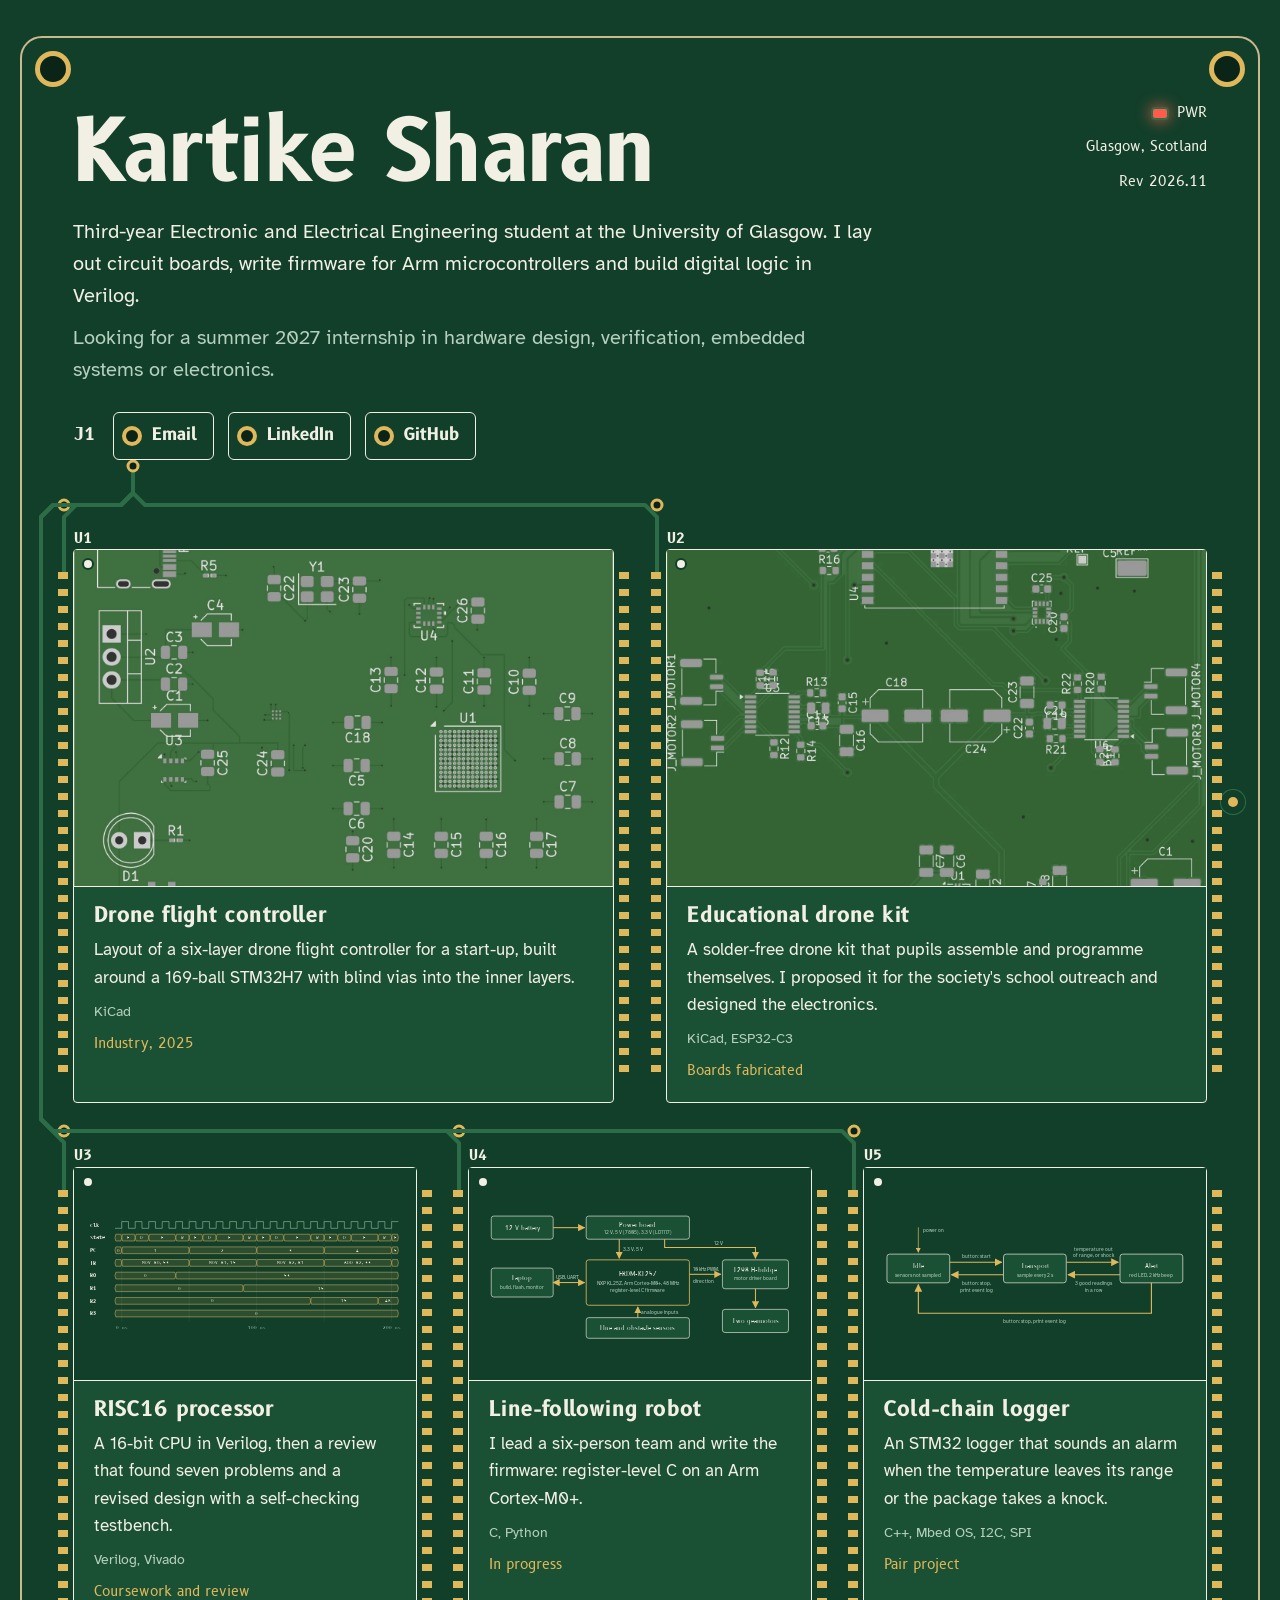
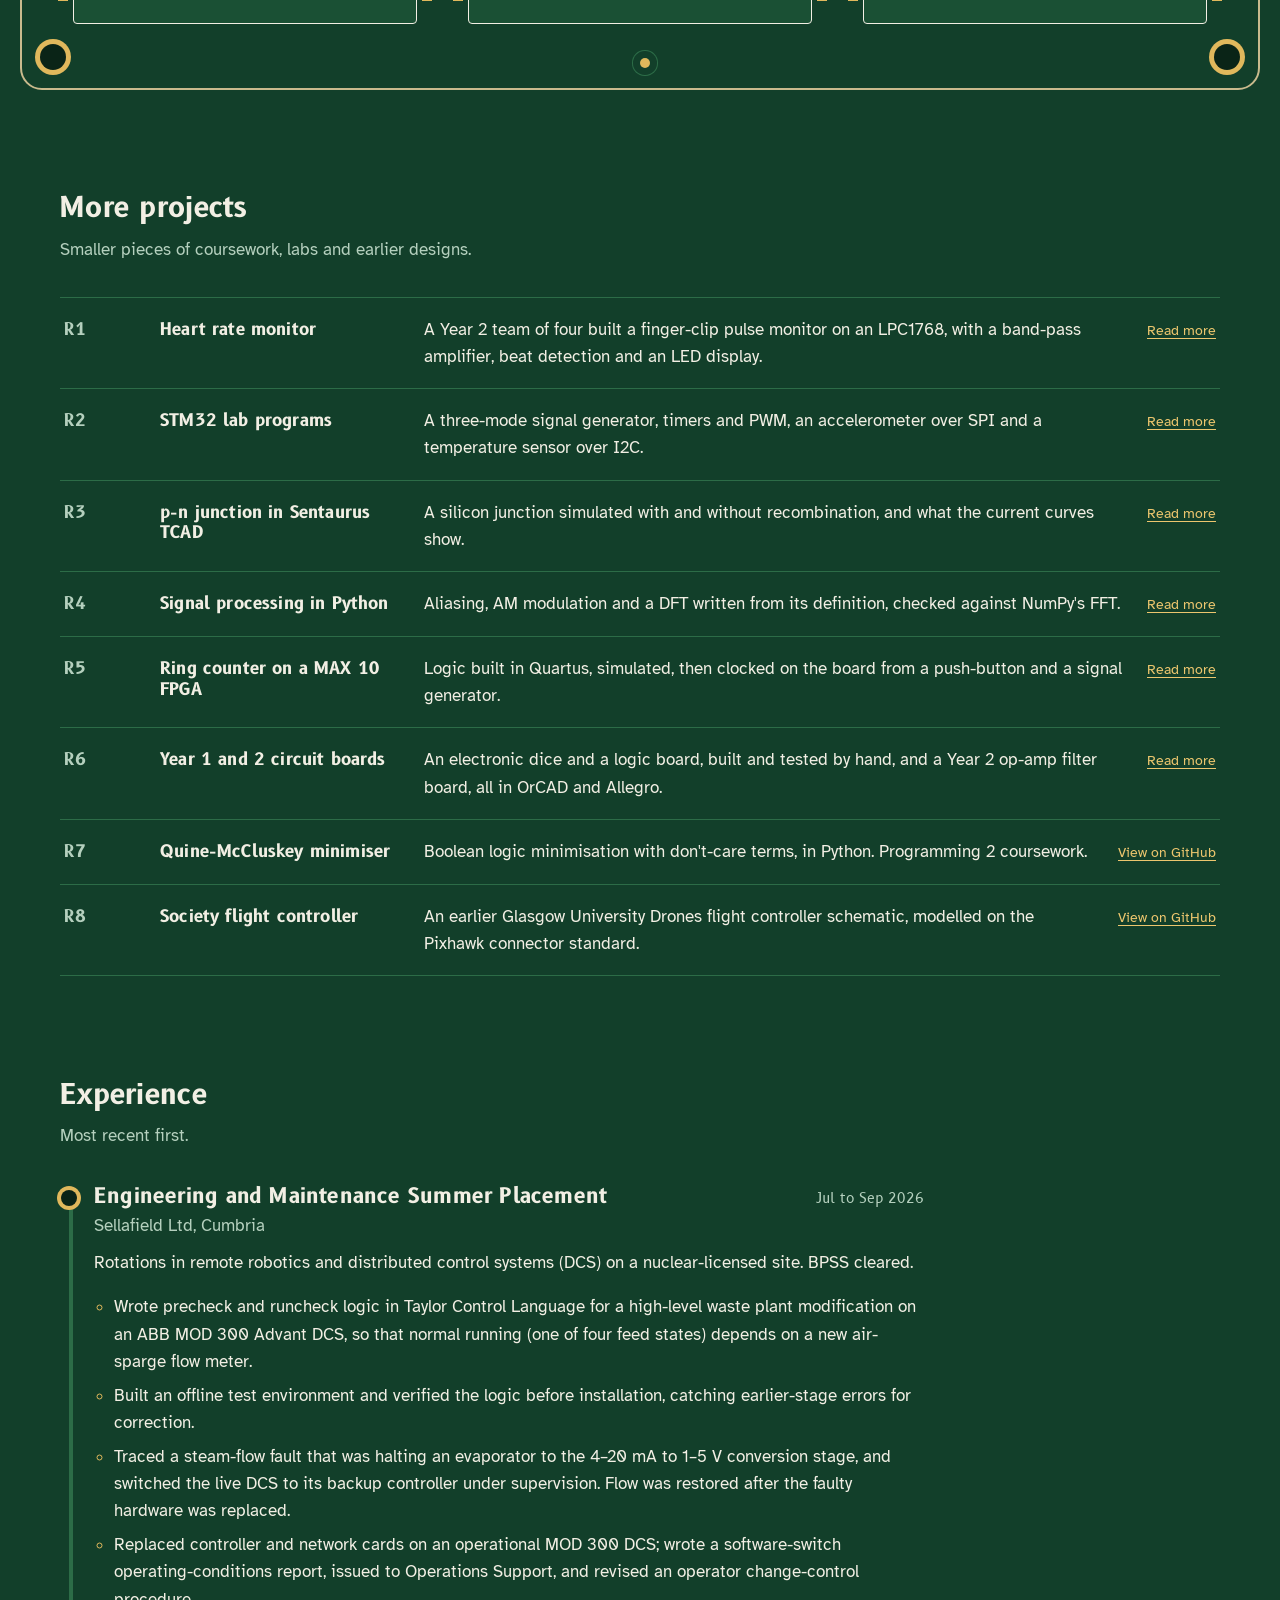
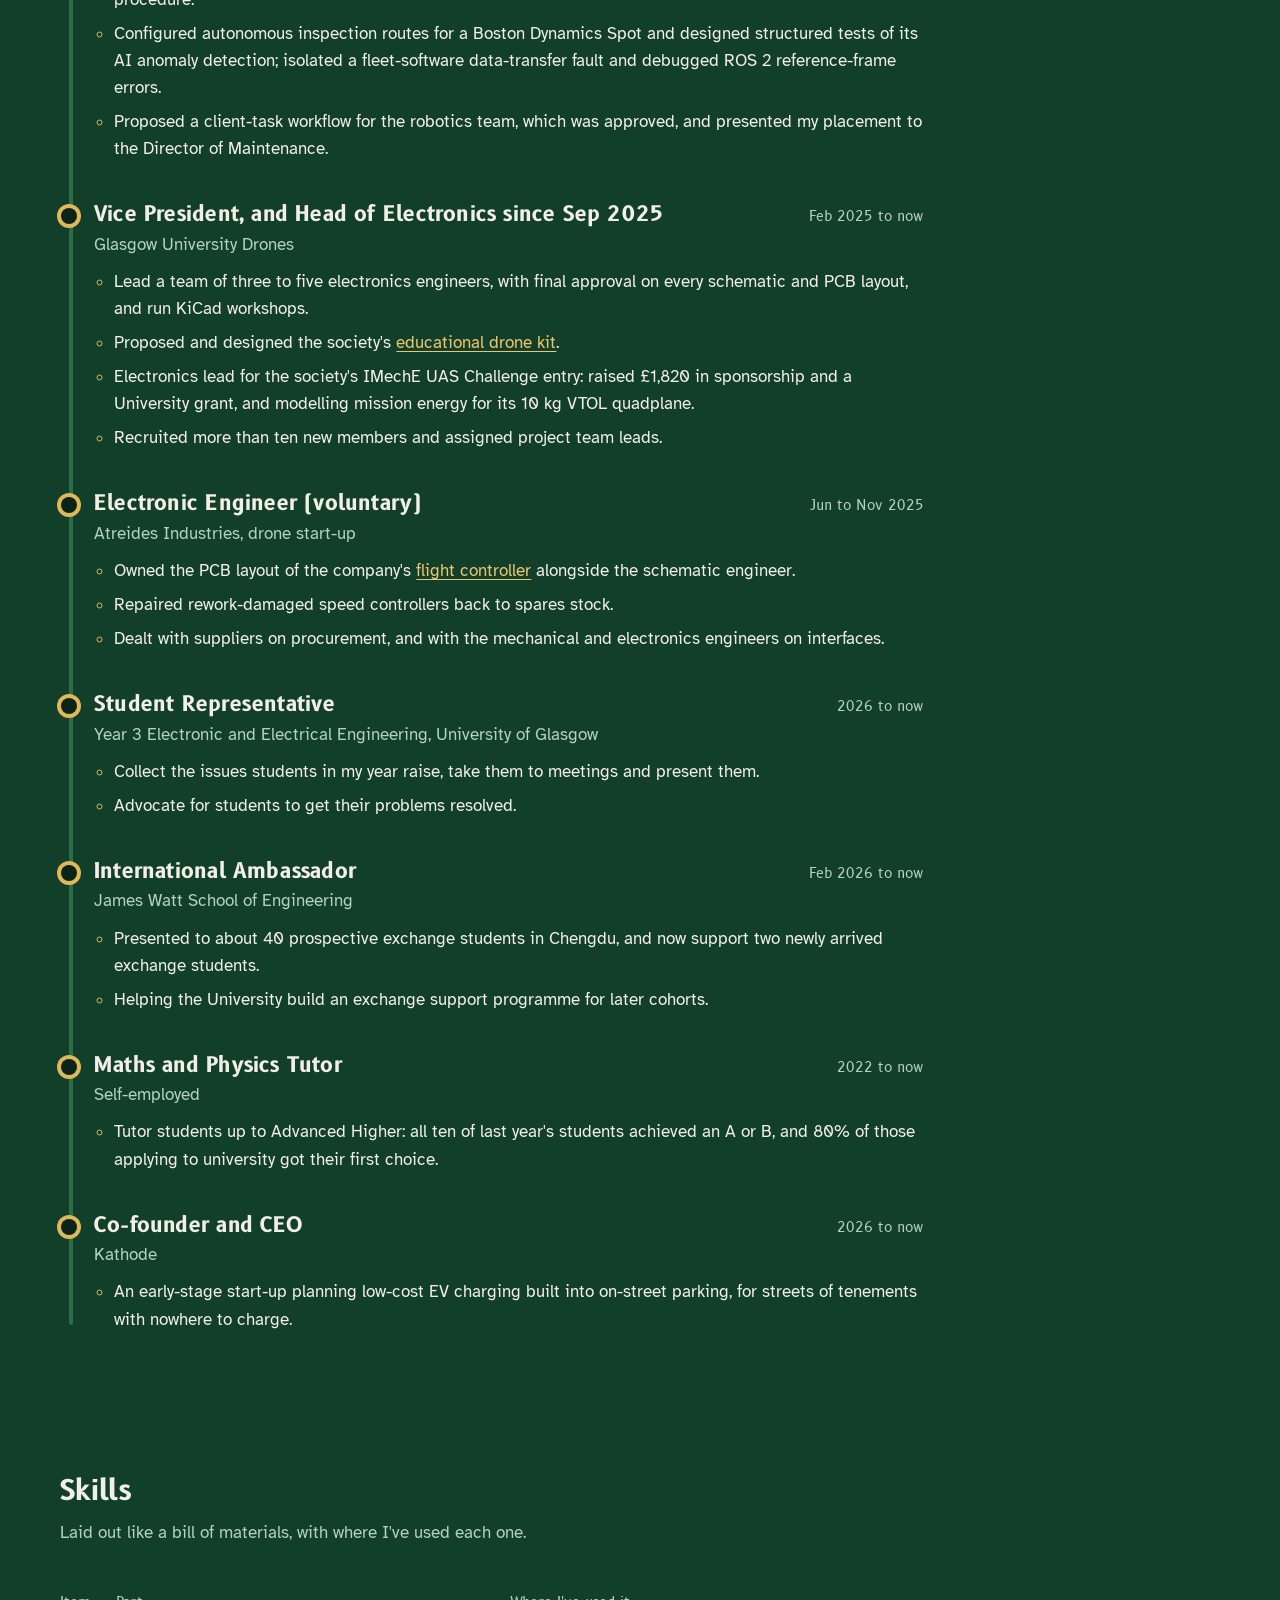
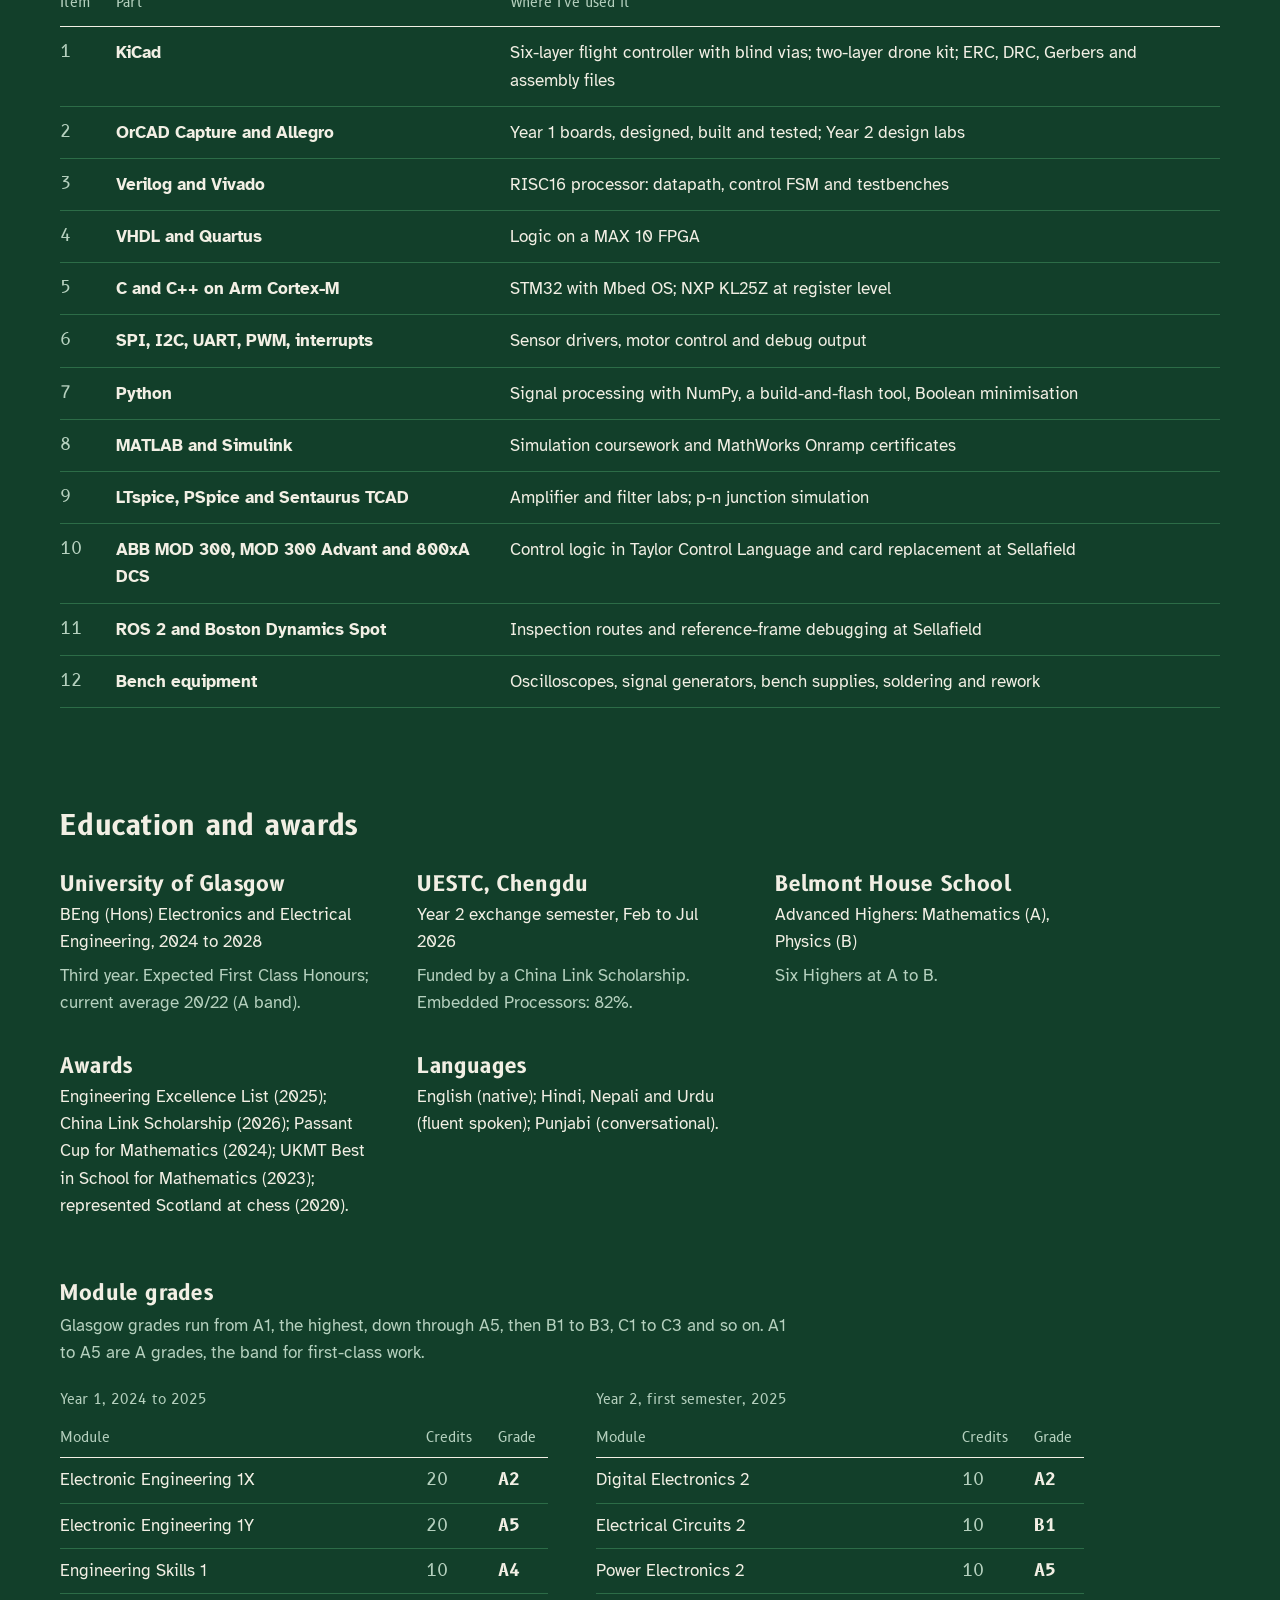
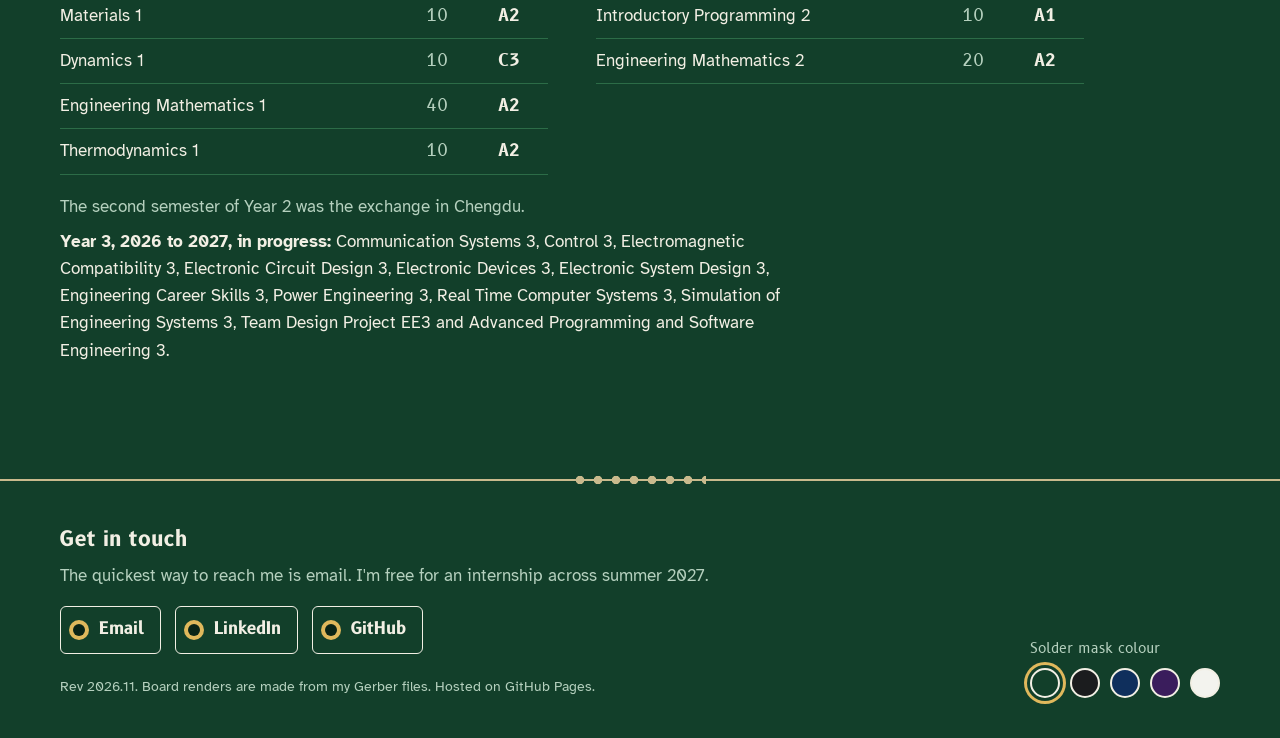
<file: index.html>
<!doctype html>
<html lang="en-GB">
<head>
<meta charset="utf-8">
<meta name="viewport" content="width=device-width, initial-scale=1">
<title>Kartike Sharan: electronics, embedded systems and digital design</title>
<meta name="description" content="Kartike Sharan, a third-year Electronic and Electrical Engineering student at the University of Glasgow: PCB design, embedded firmware and digital hardware.">
<meta name="author" content="Kartike Sharan">
<meta name="theme-color" content="#123f2a">
<link rel="canonical" href="https://kartikesharan.github.io/">
<meta property="og:type" content="website">
<meta property="og:title" content="Kartike Sharan: electronics, embedded systems and digital design">
<meta property="og:description" content="Kartike Sharan, a third-year Electronic and Electrical Engineering student at the University of Glasgow: PCB design, embedded firmware and digital hardware.">
<meta property="og:url" content="https://kartikesharan.github.io/">
<meta property="og:image" content="https://kartikesharan.github.io/assets/img/og.png">
<meta name="twitter:card" content="summary_large_image">
<link rel="icon" href="favicon.svg" type="image/svg+xml">
<link rel="preload" href="assets/fonts/b612-latin-700-normal.woff2" as="font" type="font/woff2" crossorigin>
<link rel="preload" href="assets/fonts/atkinson-hyperlegible-latin-400-normal.woff2" as="font" type="font/woff2" crossorigin>
<link rel="stylesheet" href="assets/css/site.css">
<script>try{var m=localStorage.getItem('mask');if(m&&m!=='green')document.documentElement.setAttribute('data-mask',m);}catch(e){}</script>
</head>
<body>
<a class="skip" href="#main">Skip to content</a>
<main id="main">
<div class="board" id="projects">
  <span class="hole tl" aria-hidden="true"></span><span class="hole tr" aria-hidden="true"></span>
  <span class="hole bl" aria-hidden="true"></span><span class="hole br" aria-hidden="true"></span>
  <span class="fid a" aria-hidden="true"></span><span class="fid b" aria-hidden="true"></span>
  <svg class="traces" aria-hidden="true"></svg>
  <header class="titleblock">
    <div>
      <h1>Kartike Sharan</h1>
      <p class="intro">Third-year Electronic and Electrical Engineering student at the University of Glasgow. I lay out circuit boards, write firmware for Arm microcontrollers and build digital logic in Verilog.</p>
      <p class="intro">Looking for a summer 2027 internship in hardware design, verification, embedded systems or electronics.</p>
      <div class="connector">
  <span class="ref" aria-hidden="true">J1</span>
  <a class="pad-link" href="mailto:&#75;&#97;&#114;&#116;&#105;&#107;&#101;&#83;&#104;&#97;&#114;&#97;&#110;&#48;&#55;&#64;&#103;&#109;&#97;&#105;&#108;&#46;&#99;&#111;&#109;">Email</a>
  <a class="pad-link" href="https://www.linkedin.com/in/kartike-sharan/" rel="me">LinkedIn</a>
  <a class="pad-link" href="https://github.com/KartikeSharan" rel="me">GitHub</a>
</div>
    </div>
    <div class="status" aria-hidden="true">
      <span class="led"><i></i>PWR</span>
      <span>Glasgow, Scotland</span>
      <span>Rev 2026.11</span>
    </div>
  </header>
  <h2 class="label" style="position:absolute;width:1px;height:1px;overflow:hidden;clip:rect(0 0 0 0)">Projects</h2>
  <div class="parts">
<div class="part big">
  <a class="fp" href="projects/flight-controller.html">
    <span class="desig" aria-hidden="true">U1</span><span class="pin1" aria-hidden="true"></span>
    <figure><img src="assets/img/fc-top.webp" alt="" loading="eager"></figure>
    <div class="body">
      <h3>Drone flight controller</h3>
      <p>Layout of a six-layer drone flight controller for a start-up, built around a 169-ball STM32H7 with blind vias into the inner layers.</p>
      <p class="tools">KiCad</p>
      <span class="state">Industry, 2025</span>
    </div>
  </a>
</div>
<div class="part big">
  <a class="fp" href="projects/drone-kit.html">
    <span class="desig" aria-hidden="true">U2</span><span class="pin1" aria-hidden="true"></span>
    <figure><img src="assets/img/devkit-top.webp" alt="" loading="eager"></figure>
    <div class="body">
      <h3>Educational drone kit</h3>
      <p>A solder-free drone kit that pupils assemble and programme themselves. I proposed it for the society's school outreach and designed the electronics.</p>
      <p class="tools">KiCad, ESP32-C3</p>
      <span class="state">Boards fabricated</span>
    </div>
  </a>
</div>
<div class="part ">
  <a class="fp" href="projects/risc16-cpu.html">
    <span class="desig" aria-hidden="true">U3</span><span class="pin1" aria-hidden="true"></span>
    <figure><svg xmlns="http://www.w3.org/2000/svg" viewBox="0 0 744 274" class="wave" aria-hidden="true"><title>Waveform of the first four instructions</title>
<line class="wv-grid" x1="80.0" y1="4" x2="80.0" y2="250"/>
<line class="wv-grid" x1="240.0" y1="4" x2="240.0" y2="250"/>
<line class="wv-grid" x1="400.0" y1="4" x2="400.0" y2="250"/>
<line class="wv-grid" x1="560.0" y1="4" x2="560.0" y2="250"/>
<line class="wv-grid" x1="720.0" y1="4" x2="720.0" y2="250"/>
<text class="wv-name" x="4" y="24">clk</text>
<path class="wv-clk" d="M64.0,28 H80.0 V12 H96.0 V28 H112.0 V12 H128.0 V28 H144.0 V12 H160.0 V28 H176.0 V12 H192.0 V28 H208.0 V12 H224.0 V28 H240.0 V12 H256.0 V28 H272.0 V12 H288.0 V28 H304.0 V12 H320.0 V28 H336.0 V12 H352.0 V28 H368.0 V12 H384.0 V28 H400.0 V12 H416.0 V28 H432.0 V12 H448.0 V28 H464.0 V12 H480.0 V28 H496.0 V12 H512.0 V28 H528.0 V12 H544.0 V28 H560.0 V12 H576.0 V28 H592.0 V12 H608.0 V28 H624.0 V12 H640.0 V28 H656.0 V12 H672.0 V28 H688.0 V12 H704.0 V28 H720.0 V12 H736.0"/>
<text class="wv-name" x="4" y="54">state</text>
<path class="wv-bus" d="M66.0,42 H78.0 L80.0,50 L78.0,58 H66.0 L64.0,50 Z"/>
<path class="wv-bus" d="M82.0,42 H110.0 L112.0,50 L110.0,58 H82.0 L80.0,50 Z"/>
<text class="wv-val" x="96.0" y="53.5" text-anchor="middle">F</text>
<path class="wv-bus" d="M114.0,42 H142.0 L144.0,50 L142.0,58 H114.0 L112.0,50 Z"/>
<text class="wv-val" x="128.0" y="53.5" text-anchor="middle">D</text>
<path class="wv-bus" d="M146.0,42 H206.0 L208.0,50 L206.0,58 H146.0 L144.0,50 Z"/>
<text class="wv-val" x="176.0" y="53.5" text-anchor="middle">E</text>
<path class="wv-bus" d="M210.0,42 H238.0 L240.0,50 L238.0,58 H210.0 L208.0,50 Z"/>
<text class="wv-val" x="224.0" y="53.5" text-anchor="middle">W</text>
<path class="wv-bus" d="M242.0,42 H270.0 L272.0,50 L270.0,58 H242.0 L240.0,50 Z"/>
<text class="wv-val" x="256.0" y="53.5" text-anchor="middle">F</text>
<path class="wv-bus" d="M274.0,42 H302.0 L304.0,50 L302.0,58 H274.0 L272.0,50 Z"/>
<text class="wv-val" x="288.0" y="53.5" text-anchor="middle">D</text>
<path class="wv-bus" d="M306.0,42 H366.0 L368.0,50 L366.0,58 H306.0 L304.0,50 Z"/>
<text class="wv-val" x="336.0" y="53.5" text-anchor="middle">E</text>
<path class="wv-bus" d="M370.0,42 H398.0 L400.0,50 L398.0,58 H370.0 L368.0,50 Z"/>
<text class="wv-val" x="384.0" y="53.5" text-anchor="middle">W</text>
<path class="wv-bus" d="M402.0,42 H430.0 L432.0,50 L430.0,58 H402.0 L400.0,50 Z"/>
<text class="wv-val" x="416.0" y="53.5" text-anchor="middle">F</text>
<path class="wv-bus" d="M434.0,42 H462.0 L464.0,50 L462.0,58 H434.0 L432.0,50 Z"/>
<text class="wv-val" x="448.0" y="53.5" text-anchor="middle">D</text>
<path class="wv-bus" d="M466.0,42 H526.0 L528.0,50 L526.0,58 H466.0 L464.0,50 Z"/>
<text class="wv-val" x="496.0" y="53.5" text-anchor="middle">E</text>
<path class="wv-bus" d="M530.0,42 H558.0 L560.0,50 L558.0,58 H530.0 L528.0,50 Z"/>
<text class="wv-val" x="544.0" y="53.5" text-anchor="middle">W</text>
<path class="wv-bus" d="M562.0,42 H590.0 L592.0,50 L590.0,58 H562.0 L560.0,50 Z"/>
<text class="wv-val" x="576.0" y="53.5" text-anchor="middle">F</text>
<path class="wv-bus" d="M594.0,42 H622.0 L624.0,50 L622.0,58 H594.0 L592.0,50 Z"/>
<text class="wv-val" x="608.0" y="53.5" text-anchor="middle">D</text>
<path class="wv-bus" d="M626.0,42 H686.0 L688.0,50 L686.0,58 H626.0 L624.0,50 Z"/>
<text class="wv-val" x="656.0" y="53.5" text-anchor="middle">E</text>
<path class="wv-bus" d="M690.0,42 H718.0 L720.0,50 L718.0,58 H690.0 L688.0,50 Z"/>
<text class="wv-val" x="704.0" y="53.5" text-anchor="middle">W</text>
<path class="wv-bus" d="M722.0,42 H734.0 L736.0,50 L734.0,58 H722.0 L720.0,50 Z"/>
<text class="wv-val" x="728.0" y="53.5" text-anchor="middle">F</text>
<text class="wv-name" x="4" y="84">PC</text>
<path class="wv-bus" d="M66.0,72 H78.0 L80.0,80 L78.0,88 H66.0 L64.0,80 Z"/>
<text class="wv-val" x="72.0" y="83.5" text-anchor="middle">0</text>
<path class="wv-bus" d="M82.0,72 H238.0 L240.0,80 L238.0,88 H82.0 L80.0,80 Z"/>
<text class="wv-val" x="160.0" y="83.5" text-anchor="middle">1</text>
<path class="wv-bus" d="M242.0,72 H398.0 L400.0,80 L398.0,88 H242.0 L240.0,80 Z"/>
<text class="wv-val" x="320.0" y="83.5" text-anchor="middle">2</text>
<path class="wv-bus" d="M402.0,72 H558.0 L560.0,80 L558.0,88 H402.0 L400.0,80 Z"/>
<text class="wv-val" x="480.0" y="83.5" text-anchor="middle">3</text>
<path class="wv-bus" d="M562.0,72 H718.0 L720.0,80 L718.0,88 H562.0 L560.0,80 Z"/>
<text class="wv-val" x="640.0" y="83.5" text-anchor="middle">4</text>
<path class="wv-bus" d="M722.0,72 H734.0 L736.0,80 L734.0,88 H722.0 L720.0,80 Z"/>
<text class="wv-val" x="728.0" y="83.5" text-anchor="middle">5</text>
<text class="wv-name" x="4" y="114">IR</text>
<path class="wv-bus" d="M66.0,102 H78.0 L80.0,110 L78.0,118 H66.0 L64.0,110 Z"/>
<path class="wv-bus" d="M82.0,102 H238.0 L240.0,110 L238.0,118 H82.0 L80.0,110 Z"/>
<text class="wv-val" x="160.0" y="113.5" text-anchor="middle">MOV R0,53</text>
<path class="wv-bus" d="M242.0,102 H398.0 L400.0,110 L398.0,118 H242.0 L240.0,110 Z"/>
<text class="wv-val" x="320.0" y="113.5" text-anchor="middle">MOV R1,15</text>
<path class="wv-bus" d="M402.0,102 H558.0 L560.0,110 L558.0,118 H402.0 L400.0,110 Z"/>
<text class="wv-val" x="480.0" y="113.5" text-anchor="middle">MOV R2,R1</text>
<path class="wv-bus" d="M562.0,102 H718.0 L720.0,110 L718.0,118 H562.0 L560.0,110 Z"/>
<text class="wv-val" x="640.0" y="113.5" text-anchor="middle">ADD R2,33</text>
<path class="wv-bus" d="M722.0,102 H734.0 L736.0,110 L734.0,118 H722.0 L720.0,110 Z"/>
<text class="wv-name" x="4" y="144">R0</text>
<path class="wv-bus" d="M66.0,132 H206.0 L208.0,140 L206.0,148 H66.0 L64.0,140 Z"/>
<text class="wv-val" x="136.0" y="143.5" text-anchor="middle">0</text>
<path class="wv-bus" d="M210.0,132 H734.0 L736.0,140 L734.0,148 H210.0 L208.0,140 Z"/>
<text class="wv-val" x="472.0" y="143.5" text-anchor="middle">53</text>
<text class="wv-name" x="4" y="174">R1</text>
<path class="wv-bus" d="M66.0,162 H366.0 L368.0,170 L366.0,178 H66.0 L64.0,170 Z"/>
<text class="wv-val" x="216.0" y="173.5" text-anchor="middle">0</text>
<path class="wv-bus" d="M370.0,162 H734.0 L736.0,170 L734.0,178 H370.0 L368.0,170 Z"/>
<text class="wv-val" x="552.0" y="173.5" text-anchor="middle">15</text>
<text class="wv-name" x="4" y="204">R2</text>
<path class="wv-bus" d="M66.0,192 H526.0 L528.0,200 L526.0,208 H66.0 L64.0,200 Z"/>
<text class="wv-val" x="296.0" y="203.5" text-anchor="middle">0</text>
<path class="wv-bus" d="M530.0,192 H686.0 L688.0,200 L686.0,208 H530.0 L528.0,200 Z"/>
<text class="wv-val" x="608.0" y="203.5" text-anchor="middle">15</text>
<path class="wv-bus" d="M690.0,192 H734.0 L736.0,200 L734.0,208 H690.0 L688.0,200 Z"/>
<text class="wv-val" x="712.0" y="203.5" text-anchor="middle">48</text>
<text class="wv-name" x="4" y="234">R3</text>
<path class="wv-bus" d="M66.0,222 H734.0 L736.0,230 L734.0,238 H66.0 L64.0,230 Z"/>
<text class="wv-val" x="400.0" y="233.5" text-anchor="middle">0</text>
<text class="wv-axis" x="80.0" y="266" text-anchor="middle">0 ns</text>
<text class="wv-axis" x="400.0" y="266" text-anchor="middle">100 ns</text>
<text class="wv-axis" x="720.0" y="266" text-anchor="middle">200 ns</text>
</svg></figure>
    <div class="body">
      <h3>RISC16 processor</h3>
      <p>A 16-bit CPU in Verilog, then a review that found seven problems and a revised design with a self-checking testbench.</p>
      <p class="tools">Verilog, Vivado</p>
      <span class="state">Coursework and review</span>
    </div>
  </a>
</div>
<div class="part ">
  <a class="fp" href="projects/line-following-robot.html">
    <span class="desig" aria-hidden="true">U4</span><span class="pin1" aria-hidden="true"></span>
    <figure><svg xmlns="http://www.w3.org/2000/svg" viewBox="0 0 760 330" aria-hidden="true"><title>Block diagram of the line-following robot electronics</title>
<defs><marker id="rb-arr" viewBox="0 0 10 10" refX="9" refY="5" markerWidth="7" markerHeight="7" orient="auto-start-reverse"><path class="bd-arrow" d="M0,0 L10,5 L0,10 z"/></marker></defs>
<rect class="bd-box" x="20" y="24" width="150" height="56" rx="6"/>
<text class="bd-text" x="95" y="57" text-anchor="middle">12 V battery</text>
<rect class="bd-box" x="250" y="24" width="250" height="56" rx="6"/>
<text class="bd-text" x="375" y="50" text-anchor="middle">Power board</text>
<text class="bd-small" x="375" y="68" text-anchor="middle">12 V, 5 V (7805), 3.3 V (LD1117)</text>
<path class="bd-line" d="M170,52 H246" marker-end="url(#rb-arr)"/>
<rect class="bd-box" x="20" y="150" width="150" height="70" rx="6"/>
<text class="bd-text" x="95" y="180" text-anchor="middle">Laptop</text>
<text class="bd-small" x="95" y="200" text-anchor="middle">build, flash, monitor</text>
<rect class="bd-chip" x="250" y="130" width="250" height="110" rx="6"/>
<text class="bd-text" x="375" y="170" text-anchor="middle">FRDM-KL25Z</text>
<text class="bd-small" x="375" y="190" text-anchor="middle">NXP KL25Z, Arm Cortex-M0+, 48 MHz</text>
<text class="bd-small" x="375" y="208" text-anchor="middle">register-level C firmware</text>
<path class="bd-line" d="M170,185 H246" marker-start="url(#rb-arr)" marker-end="url(#rb-arr)"/>
<text class="bd-small" x="178" y="176">USB, UART</text>
<path class="bd-line" d="M330,80 V126" marker-end="url(#rb-arr)"/>
<text class="bd-small" x="338" y="108">3.3 V, 5 V</text>
<rect class="bd-box" x="580" y="130" width="160" height="70" rx="6"/>
<text class="bd-text" x="660" y="160" text-anchor="middle">L298 H-bridge</text>
<text class="bd-small" x="660" y="180" text-anchor="middle">motor driver board</text>
<path class="bd-line" d="M500,165 H576" marker-end="url(#rb-arr)"/>
<text class="bd-small" x="508" y="156">10 kHz PWM,</text>
<text class="bd-small" x="508" y="186">direction</text>
<path class="bd-line" d="M440,80 V100 H660 V126" marker-end="url(#rb-arr)"/>
<text class="bd-small" x="560" y="94">12 V</text>
<rect class="bd-box" x="580" y="250" width="160" height="56" rx="6"/>
<text class="bd-text" x="660" y="283" text-anchor="middle">Two gearmotors</text>
<path class="bd-line" d="M660,200 V246" marker-end="url(#rb-arr)"/>
<rect class="bd-box" x="250" y="270" width="250" height="50" rx="6"/>
<text class="bd-text" x="375" y="300" text-anchor="middle">Line and obstacle sensors</text>
<path class="bd-line" d="M375,270 V244" marker-end="url(#rb-arr)"/>
<text class="bd-small" x="383" y="262">analogue inputs</text>
</svg></figure>
    <div class="body">
      <h3>Line-following robot</h3>
      <p>I lead a six-person team and write the firmware: register-level C on an Arm Cortex-M0+.</p>
      <p class="tools">C, Python</p>
      <span class="state">In progress</span>
    </div>
  </a>
</div>
<div class="part ">
  <a class="fp" href="projects/cold-chain-logger.html">
    <span class="desig" aria-hidden="true">U5</span><span class="pin1" aria-hidden="true"></span>
    <figure><svg xmlns="http://www.w3.org/2000/svg" viewBox="0 0 700 270" aria-hidden="true"><title>State diagram of the cold-chain logger: idle, transport and alert</title>
<defs><marker id="ls-arr" viewBox="0 0 10 10" refX="9" refY="5" markerWidth="7" markerHeight="7" orient="auto-start-reverse"><path class="bd-arrow" d="M0,0 L10,5 L0,10 z"/></marker></defs>
<rect class="bd-box" x="20" y="90" width="140" height="64" rx="6"/>
<text class="bd-text" x="90" y="120" text-anchor="middle">Idle</text>
<text class="bd-small" x="90" y="140" text-anchor="middle">sensors not sampled</text>
<rect class="bd-box" x="280" y="90" width="140" height="64" rx="6"/>
<text class="bd-text" x="350" y="120" text-anchor="middle">Transport</text>
<text class="bd-small" x="350" y="140" text-anchor="middle">sample every 2 s</text>
<rect class="bd-box" x="540" y="90" width="140" height="64" rx="6"/>
<text class="bd-text" x="610" y="120" text-anchor="middle">Alert</text>
<text class="bd-small" x="610" y="140" text-anchor="middle">red LED, 2 kHz beep</text>
<path class="bd-line" d="M160,108 H276" marker-end="url(#ls-arr)"/>
<text class="bd-small" x="220" y="98" text-anchor="middle">button: start</text>
<path class="bd-line" d="M280,136 H164" marker-end="url(#ls-arr)"/>
<text class="bd-small" x="220" y="160" text-anchor="middle">button: stop,</text>
<text class="bd-small" x="220" y="175" text-anchor="middle">print event log</text>
<path class="bd-line" d="M420,108 H536" marker-end="url(#ls-arr)"/>
<text class="bd-small" x="480" y="82" text-anchor="middle">temperature out</text>
<text class="bd-small" x="480" y="97" text-anchor="middle">of range, or shock</text>
<path class="bd-line" d="M540,136 H424" marker-end="url(#ls-arr)"/>
<text class="bd-small" x="480" y="160" text-anchor="middle">3 good readings</text>
<text class="bd-small" x="480" y="175" text-anchor="middle">in a row</text>
<path class="bd-line" d="M610,154 V222 H90 V158" marker-end="url(#ls-arr)"/>
<text class="bd-small" x="350" y="244" text-anchor="middle">button: stop, print event log</text>
<path class="bd-line thin" d="M90,30 V86" marker-end="url(#ls-arr)"/>
<text class="bd-small" x="100" y="40">power on</text>
</svg></figure>
    <div class="body">
      <h3>Cold-chain logger</h3>
      <p>An STM32 logger that sounds an alarm when the temperature leaves its range or the package takes a knock.</p>
      <p class="tools">C++, Mbed OS, I2C, SPI</p>
      <span class="state">Pair project</span>
    </div>
  </a>
</div>
  </div>
</div>

<section class="section" id="more" aria-labelledby="more-h">
  <div class="wrap">
    <h2 id="more-h">More projects</h2>
    <p class="lede">Smaller pieces of coursework, labs and earlier designs.</p>
    <ul class="rows">
<li><div class="row"><span class="ref">R1</span><h3><a href="projects/heart-rate-monitor.html">Heart rate monitor</a></h3><p>A Year 2 team of four built a finger-clip pulse monitor on an LPC1768, with a band-pass amplifier, beat detection and an LED display.</p><a class="go" href="projects/heart-rate-monitor.html">Read more</a></div></li>
<li><div class="row"><span class="ref">R2</span><h3><a href="projects/stm32-labs.html">STM32 lab programs</a></h3><p>A three-mode signal generator, timers and PWM, an accelerometer over SPI and a temperature sensor over I2C.</p><a class="go" href="projects/stm32-labs.html">Read more</a></div></li>
<li><div class="row"><span class="ref">R3</span><h3><a href="projects/tcad-pn-junction.html">p-n junction in Sentaurus TCAD</a></h3><p>A silicon junction simulated with and without recombination, and what the current curves show.</p><a class="go" href="projects/tcad-pn-junction.html">Read more</a></div></li>
<li><div class="row"><span class="ref">R4</span><h3><a href="projects/signal-processing.html">Signal processing in Python</a></h3><p>Aliasing, AM modulation and a DFT written from its definition, checked against NumPy's FFT.</p><a class="go" href="projects/signal-processing.html">Read more</a></div></li>
<li><div class="row"><span class="ref">R5</span><h3><a href="projects/ring-counter.html">Ring counter on a MAX 10 FPGA</a></h3><p>Logic built in Quartus, simulated, then clocked on the board from a push-button and a signal generator.</p><a class="go" href="projects/ring-counter.html">Read more</a></div></li>
<li><div class="row"><span class="ref">R6</span><h3><a href="projects/year1-pcbs.html">Year 1 and 2 circuit boards</a></h3><p>An electronic dice and a logic board, built and tested by hand, and a Year 2 op-amp filter board, all in OrCAD and Allegro.</p><a class="go" href="projects/year1-pcbs.html">Read more</a></div></li>
<li><div class="row"><span class="ref">R7</span><h3><a href="https://github.com/KartikeSharan/engineering-projects/tree/main/quine-mccluskey">Quine-McCluskey minimiser</a></h3><p>Boolean logic minimisation with don't-care terms, in Python. Programming 2 coursework.</p><a class="go" href="https://github.com/KartikeSharan/engineering-projects/tree/main/quine-mccluskey">View on GitHub</a></div></li>
<li><div class="row"><span class="ref">R8</span><h3><a href="https://github.com/KartikeSharan/engineering-projects/tree/main/gud-flight-controller">Society flight controller</a></h3><p>An earlier Glasgow University Drones flight controller schematic, modelled on the Pixhawk connector standard.</p><a class="go" href="https://github.com/KartikeSharan/engineering-projects/tree/main/gud-flight-controller">View on GitHub</a></div></li>
    </ul>
  </div>
</section>

<section class="section" id="experience" aria-labelledby="exp-h">
  <div class="wrap">
    <h2 id="exp-h">Experience</h2>
    <p class="lede">Most recent first.</p>
    <ol class="timeline">
<li>
  <div class="role-head"><h3>Engineering and Maintenance Summer Placement</h3><span class="when">Jul to Sep 2026</span></div>
  <p class="org">Sellafield Ltd, Cumbria</p>
  <p>Rotations in remote robotics and distributed control systems (DCS) on a nuclear-licensed site. BPSS cleared.</p>
  <ul>
<li>Wrote precheck and runcheck logic in Taylor Control Language for a high-level waste plant modification on an ABB MOD 300 Advant DCS, so that normal running (one of four feed states) depends on a new air-sparge flow meter.</li>
<li>Built an offline test environment and verified the logic before installation, catching earlier-stage errors for correction.</li>
<li>Traced a steam-flow fault that was halting an evaporator to the 4–20 mA to 1–5 V conversion stage, and switched the live DCS to its backup controller under supervision. Flow was restored after the faulty hardware was replaced.</li>
<li>Replaced controller and network cards on an operational MOD 300 DCS; wrote a software-switch operating-conditions report, issued to Operations Support, and revised an operator change-control procedure.</li>
<li>Configured autonomous inspection routes for a Boston Dynamics Spot and designed structured tests of its AI anomaly detection; isolated a fleet-software data-transfer fault and debugged ROS 2 reference-frame errors.</li>
<li>Proposed a client-task workflow for the robotics team, which was approved, and presented my placement to the Director of Maintenance.</li>
  </ul>
</li>
<li>
  <div class="role-head"><h3>Vice President, and Head of Electronics since Sep 2025</h3><span class="when">Feb 2025 to now</span></div>
  <p class="org">Glasgow University Drones</p>
  
  <ul>
<li>Lead a team of three to five electronics engineers, with final approval on every schematic and PCB layout, and run KiCad workshops.</li>
<li>Proposed and designed the society's <a href="projects/drone-kit.html">educational drone kit</a>.</li>
<li>Electronics lead for the society's IMechE UAS Challenge entry: raised £1,820 in sponsorship and a University grant, and modelling mission energy for its 10 kg VTOL quadplane.</li>
<li>Recruited more than ten new members and assigned project team leads.</li>
  </ul>
</li>
<li>
  <div class="role-head"><h3>Electronic Engineer (voluntary)</h3><span class="when">Jun to Nov 2025</span></div>
  <p class="org">Atreides Industries, drone start-up</p>
  
  <ul>
<li>Owned the PCB layout of the company's <a href="projects/flight-controller.html">flight controller</a> alongside the schematic engineer.</li>
<li>Repaired rework-damaged speed controllers back to spares stock.</li>
<li>Dealt with suppliers on procurement, and with the mechanical and electronics engineers on interfaces.</li>
  </ul>
</li>
<li>
  <div class="role-head"><h3>Student Representative</h3><span class="when">2026 to now</span></div>
  <p class="org">Year 3 Electronic and Electrical Engineering, University of Glasgow</p>
  
  <ul>
<li>Collect the issues students in my year raise, take them to meetings and present them.</li>
<li>Advocate for students to get their problems resolved.</li>
  </ul>
</li>
<li>
  <div class="role-head"><h3>International Ambassador</h3><span class="when">Feb 2026 to now</span></div>
  <p class="org">James Watt School of Engineering</p>
  
  <ul>
<li>Presented to about 40 prospective exchange students in Chengdu, and now support two newly arrived exchange students.</li>
<li>Helping the University build an exchange support programme for later cohorts.</li>
  </ul>
</li>
<li>
  <div class="role-head"><h3>Maths and Physics Tutor</h3><span class="when">2022 to now</span></div>
  <p class="org">Self-employed</p>
  
  <ul>
<li>Tutor students up to Advanced Higher: all ten of last year's students achieved an A or B, and 80% of those applying to university got their first choice.</li>
  </ul>
</li>
<li>
  <div class="role-head"><h3>Co-founder and CEO</h3><span class="when">2026 to now</span></div>
  <p class="org">Kathode</p>
  
  <ul>
<li>An early-stage start-up planning low-cost EV charging built into on-street parking, for streets of tenements with nowhere to charge.</li>
  </ul>
</li>
    </ol>
  </div>
</section>

<section class="section" id="skills" aria-labelledby="skills-h">
  <div class="wrap">
    <h2 id="skills-h">Skills</h2>
    <p class="lede">Laid out like a bill of materials, with where I've used each one.</p>
    <table class="bom">
      <thead><tr><th scope="col">Item</th><th scope="col">Part</th><th scope="col">Where I've used it</th></tr></thead>
      <tbody>
<tr><td>1</td><td>KiCad</td><td>Six-layer flight controller with blind vias; two-layer drone kit; ERC, DRC, Gerbers and assembly files</td></tr>
<tr><td>2</td><td>OrCAD Capture and Allegro</td><td>Year 1 boards, designed, built and tested; Year 2 design labs</td></tr>
<tr><td>3</td><td>Verilog and Vivado</td><td>RISC16 processor: datapath, control FSM and testbenches</td></tr>
<tr><td>4</td><td>VHDL and Quartus</td><td>Logic on a MAX 10 FPGA</td></tr>
<tr><td>5</td><td>C and C++ on Arm Cortex-M</td><td>STM32 with Mbed OS; NXP KL25Z at register level</td></tr>
<tr><td>6</td><td>SPI, I2C, UART, PWM, interrupts</td><td>Sensor drivers, motor control and debug output</td></tr>
<tr><td>7</td><td>Python</td><td>Signal processing with NumPy, a build-and-flash tool, Boolean minimisation</td></tr>
<tr><td>8</td><td>MATLAB and Simulink</td><td>Simulation coursework and MathWorks Onramp certificates</td></tr>
<tr><td>9</td><td>LTspice, PSpice and Sentaurus TCAD</td><td>Amplifier and filter labs; p-n junction simulation</td></tr>
<tr><td>10</td><td>ABB MOD 300, MOD 300 Advant and 800xA DCS</td><td>Control logic in Taylor Control Language and card replacement at Sellafield</td></tr>
<tr><td>11</td><td>ROS 2 and Boston Dynamics Spot</td><td>Inspection routes and reference-frame debugging at Sellafield</td></tr>
<tr><td>12</td><td>Bench equipment</td><td>Oscilloscopes, signal generators, bench supplies, soldering and rework</td></tr>
      </tbody>
    </table>
  </div>
</section>

<section class="section" id="education" aria-labelledby="edu-h">
  <div class="wrap">
    <h2 id="edu-h" style="margin-bottom:28px">Education and awards</h2>
    <div class="edu">
      <div>
        <h3>University of Glasgow</h3>
        <p>BEng (Hons) Electronics and Electrical Engineering, 2024 to 2028</p>
        <p class="muted">Third year. Expected First Class Honours; current average 20/22 (A band).</p>
      </div>
      <div>
        <h3>UESTC, Chengdu</h3>
        <p>Year 2 exchange semester, Feb to Jul 2026</p>
        <p class="muted">Funded by a China Link Scholarship. Embedded Processors: 82%.</p>
      </div>
      <div>
        <h3>Belmont House School</h3>
        <p>Advanced Highers: Mathematics (A), Physics (B)</p>
        <p class="muted">Six Highers at A to B.</p>
      </div>
      <div>
        <h3>Awards</h3>
        <p>Engineering Excellence List (2025); China Link Scholarship (2026); Passant Cup for Mathematics (2024); UKMT Best in School for Mathematics (2023); represented Scotland at chess (2020).</p>
      </div>
      <div>
        <h3>Languages</h3>
        <p>English (native); Hindi, Nepali and Urdu (fluent spoken); Punjabi (conversational).</p>
      </div>
    </div>
    <div class="grades">
      <h3>Module grades</h3>
      <p class="muted">Glasgow grades run from A1, the highest, down through A5, then B1 to B3, C1 to C3 and so on. A1 to A5 are A grades, the band for first-class work.</p>
      <div class="grade-years">
      <table class="grade-table">
        <caption>Year 1, 2024 to 2025</caption>
        <thead><tr><th scope="col">Module</th><th scope="col">Credits</th><th scope="col">Grade</th></tr></thead>
        <tbody>
          <tr><td>Electronic Engineering 1X</td><td class="cr">20</td><td class="gr">A2</td></tr>
          <tr><td>Electronic Engineering 1Y</td><td class="cr">20</td><td class="gr">A5</td></tr>
          <tr><td>Engineering Skills 1</td><td class="cr">10</td><td class="gr">A4</td></tr>
          <tr><td>Materials 1</td><td class="cr">10</td><td class="gr">A2</td></tr>
          <tr><td>Dynamics 1</td><td class="cr">10</td><td class="gr">C3</td></tr>
          <tr><td>Engineering Mathematics 1</td><td class="cr">40</td><td class="gr">A2</td></tr>
          <tr><td>Thermodynamics 1</td><td class="cr">10</td><td class="gr">A2</td></tr>
        </tbody>
      </table>
      <table class="grade-table">
        <caption>Year 2, first semester, 2025</caption>
        <thead><tr><th scope="col">Module</th><th scope="col">Credits</th><th scope="col">Grade</th></tr></thead>
        <tbody>
          <tr><td>Digital Electronics 2</td><td class="cr">10</td><td class="gr">A2</td></tr>
          <tr><td>Electrical Circuits 2</td><td class="cr">10</td><td class="gr">B1</td></tr>
          <tr><td>Power Electronics 2</td><td class="cr">10</td><td class="gr">A5</td></tr>
          <tr><td>Introductory Programming 2</td><td class="cr">10</td><td class="gr">A1</td></tr>
          <tr><td>Engineering Mathematics 2</td><td class="cr">20</td><td class="gr">A2</td></tr>
        </tbody>
      </table>
      </div>
      <p class="muted">The second semester of Year 2 was the exchange in Chengdu.</p>
      <p><span class="grade-label">Year 3, 2026 to 2027, in progress:</span> Communication Systems 3, Control 3, Electromagnetic Compatibility 3, Electronic Circuit Design 3, Electronic Devices 3, Electronic System Design 3, Engineering Career Skills 3, Power Engineering 3, Real Time Computer Systems 3, Simulation of Engineering Systems 3, Team Design Project EE3 and Advanced Programming and Software Engineering 3.</p>
    </div>
  </div>
</section>
</main>
<footer class="foot">
  <div class="wrap">
    <div>
      <h2>Get in touch</h2>
      <p class="muted">The quickest way to reach me is email. I'm free for an internship across summer 2027.</p>
      <div class="connector">
  
  <a class="pad-link" href="mailto:&#75;&#97;&#114;&#116;&#105;&#107;&#101;&#83;&#104;&#97;&#114;&#97;&#110;&#48;&#55;&#64;&#103;&#109;&#97;&#105;&#108;&#46;&#99;&#111;&#109;">Email</a>
  <a class="pad-link" href="https://www.linkedin.com/in/kartike-sharan/" rel="me">LinkedIn</a>
  <a class="pad-link" href="https://github.com/KartikeSharan" rel="me">GitHub</a>
</div>
      <small>Rev 2026.11. Board renders are made from my Gerber files. Hosted on GitHub Pages.</small>
    </div>
    <fieldset class="mask-picker">
      <legend>Solder mask colour</legend>
      <div class="swatches">
      <button type="button" data-mask="green" style="--sw:#123f2a" aria-pressed="true"><span class="label">Green</span></button>
      <button type="button" data-mask="black" style="--sw:#1b1c1e" aria-pressed="false"><span class="label">Matte black</span></button>
      <button type="button" data-mask="blue" style="--sw:#0f2f5c" aria-pressed="false"><span class="label">Blue</span></button>
      <button type="button" data-mask="purple" style="--sw:#3a1d5c" aria-pressed="false"><span class="label">Purple</span></button>
      <button type="button" data-mask="white" style="--sw:#f3f3ee" aria-pressed="false"><span class="label">White</span></button>
      </div>
    </fieldset>
  </div>
</footer>
<script src="assets/js/site.js" defer></script>
</body>
</html>
</file>
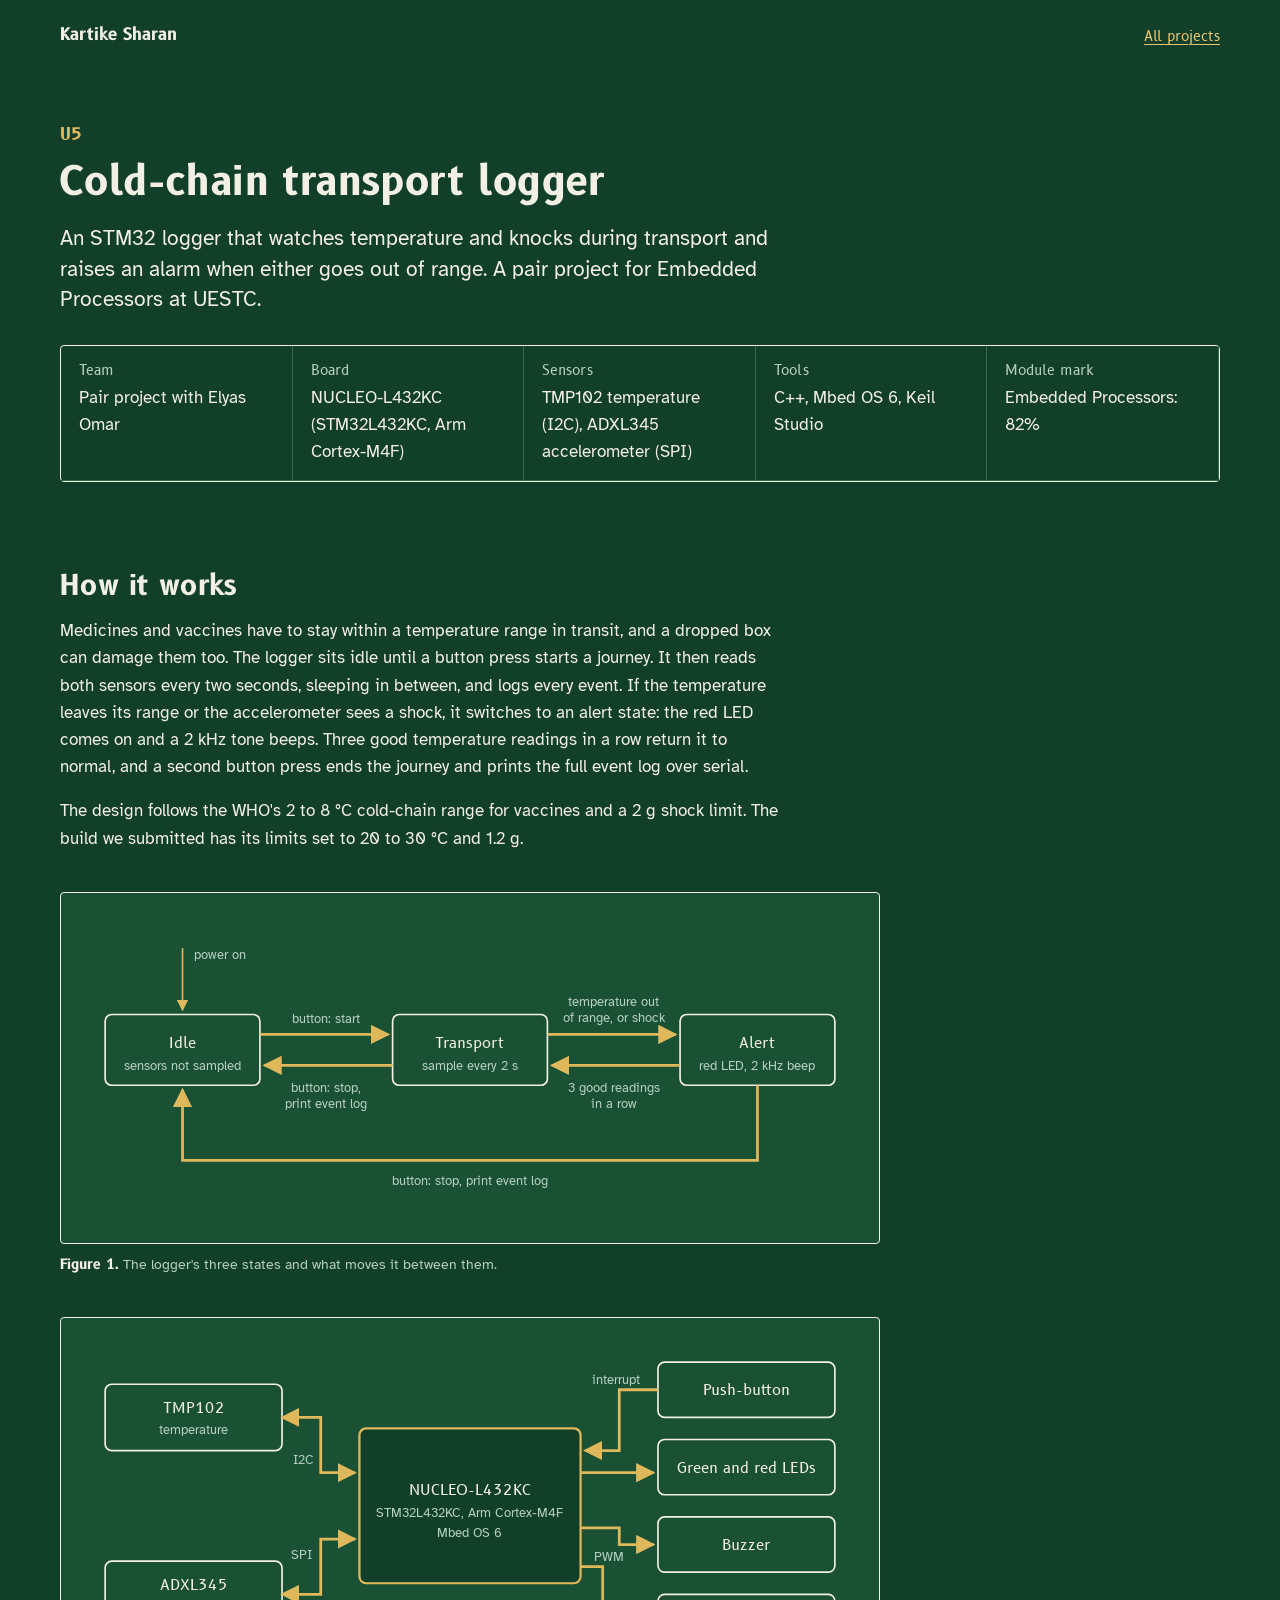
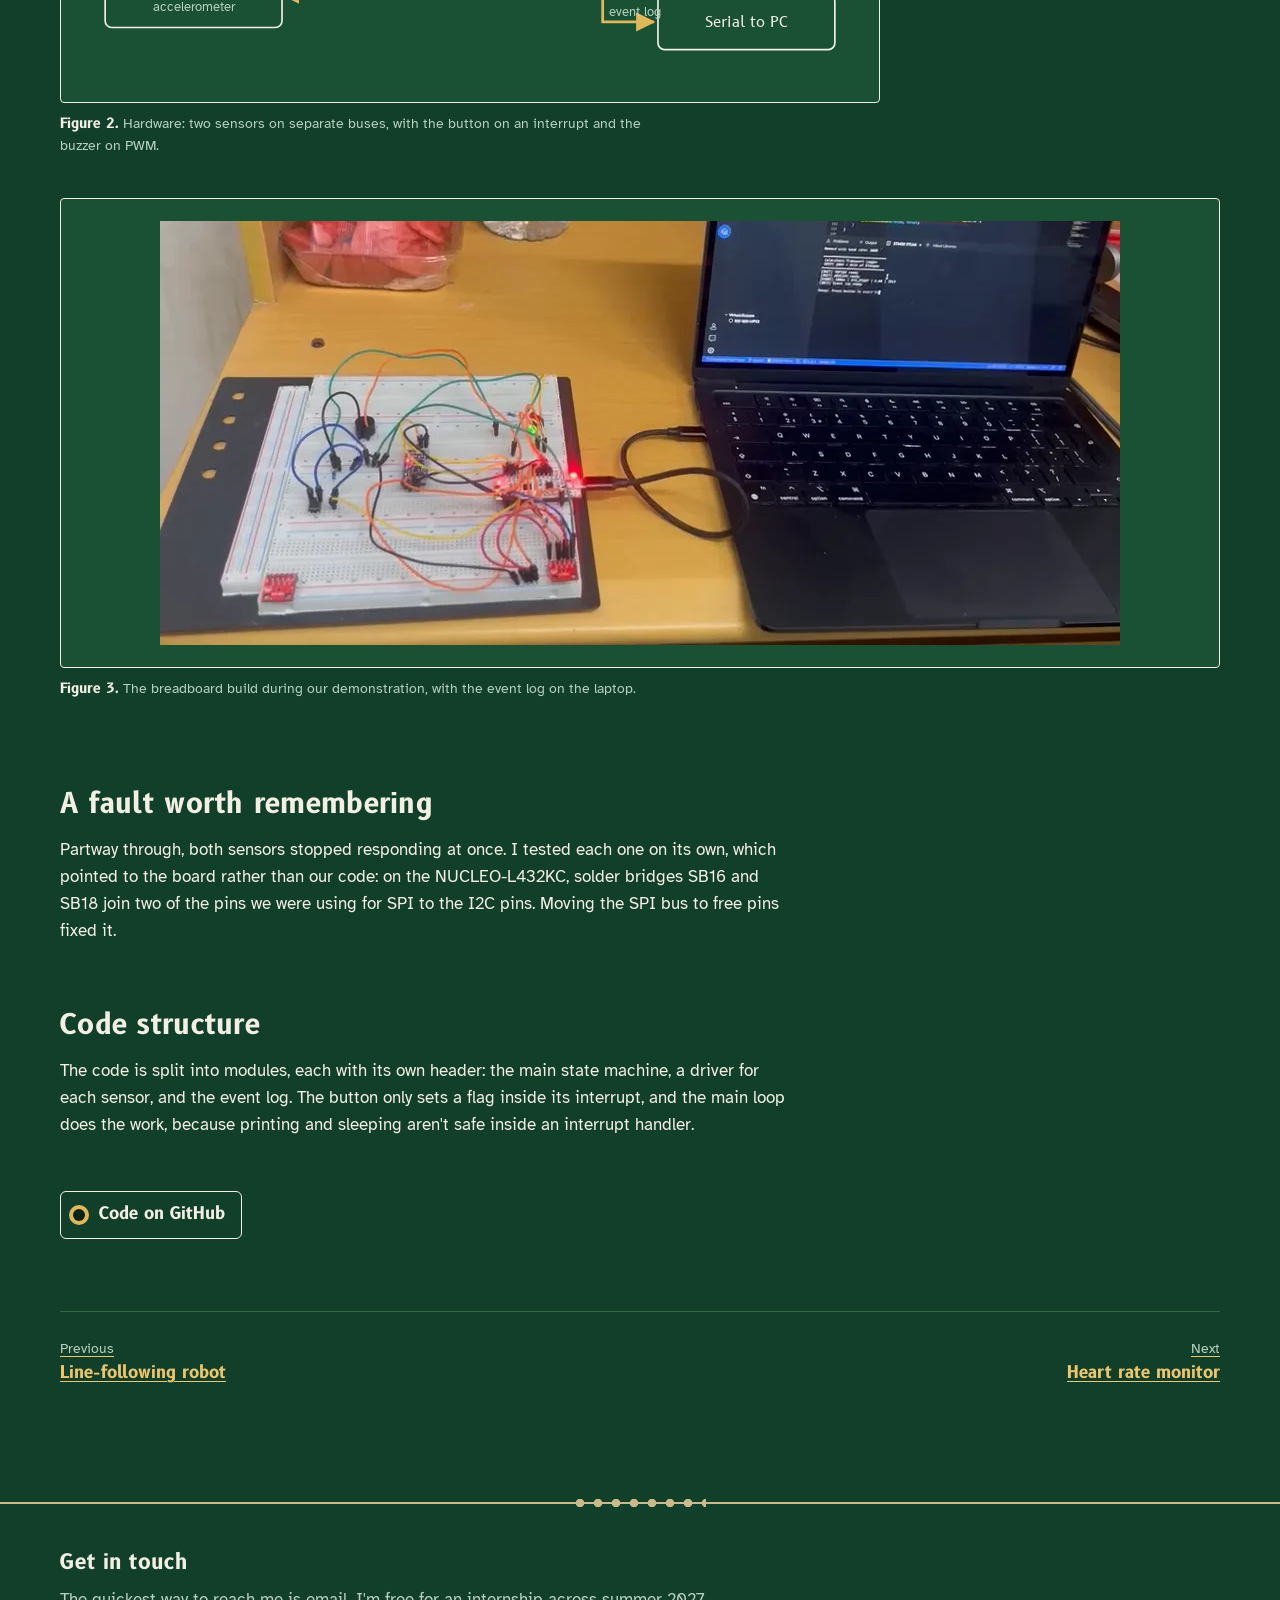
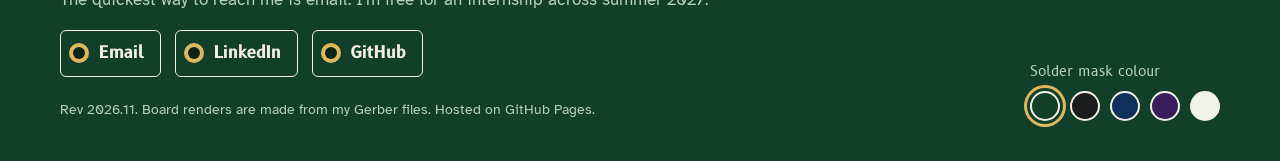
<file: projects/cold-chain-logger.html>
<!doctype html>
<html lang="en-GB">
<head>
<meta charset="utf-8">
<meta name="viewport" content="width=device-width, initial-scale=1">
<title>Cold-chain transport logger: Kartike Sharan</title>
<meta name="description" content="An STM32 logger that watches temperature and knocks during transport and raises an alarm when either goes out of range. A pair project for Embedded Processors at UESTC.">
<meta name="author" content="Kartike Sharan">
<meta name="theme-color" content="#123f2a">
<link rel="canonical" href="https://kartikesharan.github.io/projects/cold-chain-logger.html">
<meta property="og:type" content="website">
<meta property="og:title" content="Cold-chain transport logger: Kartike Sharan">
<meta property="og:description" content="An STM32 logger that watches temperature and knocks during transport and raises an alarm when either goes out of range. A pair project for Embedded Processors at UESTC.">
<meta property="og:url" content="https://kartikesharan.github.io/projects/cold-chain-logger.html">
<meta property="og:image" content="https://kartikesharan.github.io/assets/img/og.png">
<meta name="twitter:card" content="summary_large_image">
<link rel="icon" href="../favicon.svg" type="image/svg+xml">
<link rel="preload" href="../assets/fonts/b612-latin-700-normal.woff2" as="font" type="font/woff2" crossorigin>
<link rel="preload" href="../assets/fonts/atkinson-hyperlegible-latin-400-normal.woff2" as="font" type="font/woff2" crossorigin>
<link rel="stylesheet" href="../assets/css/site.css">
<script>try{var m=localStorage.getItem('mask');if(m&&m!=='green')document.documentElement.setAttribute('data-mask',m);}catch(e){}</script>
</head>
<body>
<a class="skip" href="#main">Skip to content</a>
<header class="topbar">
  <div class="wrap">
    <a class="home" href="../index.html">Kartike Sharan</a>
    <nav aria-label="Site"><a href="../index.html#projects">All projects</a></nav>
  </div>
</header>
<main id="main" class="wrap">
<div class="doc-head">
  <span class="ref">U5</span>
  <h1>Cold-chain transport logger</h1>
  <p class="summary">An STM32 logger that watches temperature and knocks during transport and raises an alarm when either goes out of range. A pair project for Embedded Processors at UESTC.</p>
  <dl class="facts">
  <div><dt>Team</dt><dd>Pair project with Elyas Omar</dd></div>
  <div><dt>Board</dt><dd>NUCLEO-L432KC (STM32L432KC, Arm Cortex-M4F)</dd></div>
  <div><dt>Sensors</dt><dd>TMP102 temperature (I2C), ADXL345 accelerometer (SPI)</dd></div>
  <div><dt>Tools</dt><dd>C++, Mbed OS 6, Keil Studio</dd></div>
  <div><dt>Module mark</dt><dd>Embedded Processors: 82%</dd></div>
  </dl>
</div>
<article class="doc">

<section>
<h2>How it works</h2>
<div class="prose">
<p>Medicines and vaccines have to stay within a temperature range in transit, and a dropped box can damage them too. The logger sits idle until a button press starts a journey. It then reads both sensors every two seconds, sleeping in between, and logs every event. If the temperature leaves its range or the accelerometer sees a shock, it switches to an alert state: the red LED comes on and a 2 kHz tone beeps. Three good temperature readings in a row return it to normal, and a second button press ends the journey and prints the full event log over serial.</p>
<p>The design follows the WHO's 2 to 8 °C cold-chain range for vaccines and a 2 g shock limit. The build we submitted has its limits set to 20 to 30 °C and 1.2 g.</p>
</div>
<figure class="fig chart">
  <div class="frame"><svg xmlns="http://www.w3.org/2000/svg" viewBox="0 0 700 270" role="img"><title>State diagram of the cold-chain logger: idle, transport and alert</title>
<defs><marker id="ls-arr" viewBox="0 0 10 10" refX="9" refY="5" markerWidth="7" markerHeight="7" orient="auto-start-reverse"><path class="bd-arrow" d="M0,0 L10,5 L0,10 z"/></marker></defs>
<rect class="bd-box" x="20" y="90" width="140" height="64" rx="6"/>
<text class="bd-text" x="90" y="120" text-anchor="middle">Idle</text>
<text class="bd-small" x="90" y="140" text-anchor="middle">sensors not sampled</text>
<rect class="bd-box" x="280" y="90" width="140" height="64" rx="6"/>
<text class="bd-text" x="350" y="120" text-anchor="middle">Transport</text>
<text class="bd-small" x="350" y="140" text-anchor="middle">sample every 2 s</text>
<rect class="bd-box" x="540" y="90" width="140" height="64" rx="6"/>
<text class="bd-text" x="610" y="120" text-anchor="middle">Alert</text>
<text class="bd-small" x="610" y="140" text-anchor="middle">red LED, 2 kHz beep</text>
<path class="bd-line" d="M160,108 H276" marker-end="url(#ls-arr)"/>
<text class="bd-small" x="220" y="98" text-anchor="middle">button: start</text>
<path class="bd-line" d="M280,136 H164" marker-end="url(#ls-arr)"/>
<text class="bd-small" x="220" y="160" text-anchor="middle">button: stop,</text>
<text class="bd-small" x="220" y="175" text-anchor="middle">print event log</text>
<path class="bd-line" d="M420,108 H536" marker-end="url(#ls-arr)"/>
<text class="bd-small" x="480" y="82" text-anchor="middle">temperature out</text>
<text class="bd-small" x="480" y="97" text-anchor="middle">of range, or shock</text>
<path class="bd-line" d="M540,136 H424" marker-end="url(#ls-arr)"/>
<text class="bd-small" x="480" y="160" text-anchor="middle">3 good readings</text>
<text class="bd-small" x="480" y="175" text-anchor="middle">in a row</text>
<path class="bd-line" d="M610,154 V222 H90 V158" marker-end="url(#ls-arr)"/>
<text class="bd-small" x="350" y="244" text-anchor="middle">button: stop, print event log</text>
<path class="bd-line thin" d="M90,30 V86" marker-end="url(#ls-arr)"/>
<text class="bd-small" x="100" y="40">power on</text>
</svg></div>
  <figcaption><b>Figure 1.</b> The logger's three states and what moves it between them.</figcaption>
</figure>
<figure class="fig chart">
  <div class="frame"><svg xmlns="http://www.w3.org/2000/svg" viewBox="0 0 700 300" role="img"><title>Block diagram of the cold-chain logger hardware</title>
<defs><marker id="lb-arr" viewBox="0 0 10 10" refX="9" refY="5" markerWidth="7" markerHeight="7" orient="auto-start-reverse"><path class="bd-arrow" d="M0,0 L10,5 L0,10 z"/></marker></defs>
<rect class="bd-chip" x="250" y="80" width="200" height="140" rx="6"/>
<text class="bd-text" x="350" y="140" text-anchor="middle">NUCLEO-L432KC</text>
<text class="bd-small" x="350" y="160" text-anchor="middle">STM32L432KC, Arm Cortex-M4F</text>
<text class="bd-small" x="350" y="178" text-anchor="middle">Mbed OS 6</text>
<rect class="bd-box" x="20" y="40" width="160" height="60" rx="6"/>
<text class="bd-text" x="100" y="66" text-anchor="middle">TMP102</text>
<text class="bd-small" x="100" y="85" text-anchor="middle">temperature</text>
<rect class="bd-box" x="20" y="200" width="160" height="60" rx="6"/>
<text class="bd-text" x="100" y="226" text-anchor="middle">ADXL345</text>
<text class="bd-small" x="100" y="245" text-anchor="middle">accelerometer</text>
<path class="bd-line" d="M180,70 H215 V120 H246" marker-start="url(#lb-arr)" marker-end="url(#lb-arr)"/>
<text class="bd-small" x="190" y="112">I2C</text>
<path class="bd-line" d="M180,230 H215 V180 H246" marker-start="url(#lb-arr)" marker-end="url(#lb-arr)"/>
<text class="bd-small" x="188" y="198">SPI</text>
<rect class="bd-box" x="520" y="20" width="160" height="50" rx="6"/>
<text class="bd-text" x="600" y="50" text-anchor="middle">Push-button</text>
<rect class="bd-box" x="520" y="90" width="160" height="50" rx="6"/>
<text class="bd-text" x="600" y="120" text-anchor="middle">Green and red LEDs</text>
<rect class="bd-box" x="520" y="160" width="160" height="50" rx="6"/>
<text class="bd-text" x="600" y="190" text-anchor="middle">Buzzer</text>
<rect class="bd-box" x="520" y="230" width="160" height="50" rx="6"/>
<text class="bd-text" x="600" y="260" text-anchor="middle">Serial to PC</text>
<path class="bd-line" d="M520,45 H485 V100 H454" marker-end="url(#lb-arr)"/>
<text class="bd-small" x="460" y="40">interrupt</text>
<path class="bd-line" d="M450,120 H516" marker-end="url(#lb-arr)"/>
<path class="bd-line" d="M450,170 H485 V185 H516" marker-end="url(#lb-arr)"/>
<text class="bd-small" x="462" y="200">PWM</text>
<path class="bd-line" d="M450,205 H470 V255 H516" marker-end="url(#lb-arr)"/>
<text class="bd-small" x="476" y="250">event log</text>
</svg></div>
  <figcaption><b>Figure 2.</b> Hardware: two sensors on separate buses, with the button on an interrupt and the buzzer on PWM.</figcaption>
</figure>
<figure class="fig ">
  <div class="frame"><img src="../assets/img/logger-demo.webp" alt="The logger built on a breadboard, connected to a laptop showing its serial output" loading="lazy"></div>
  <figcaption><b>Figure 3.</b> The breadboard build during our demonstration, with the event log on the laptop.</figcaption>
</figure>
</section>

<section>
<h2>A fault worth remembering</h2>
<div class="prose">
<p>Partway through, both sensors stopped responding at once. I tested each one on its own, which pointed to the board rather than our code: on the NUCLEO-L432KC, solder bridges SB16 and SB18 join two of the pins we were using for SPI to the I2C pins. Moving the SPI bus to free pins fixed it.</p>
</div>
</section>

<section>
<h2>Code structure</h2>
<div class="prose">
<p>The code is split into modules, each with its own header: the main state machine, a driver for each sensor, and the event log. The button only sets a flag inside its interrupt, and the main loop does the work, because printing and sleeping aren't safe inside an interrupt handler.</p>
</div>
</section>

<div class="links">
  <a class="pad-link" href="https://github.com/KartikeSharan/engineering-projects/tree/main/stm32-embedded/cold-chain-logger">Code on GitHub</a>
</div>
</article>
<nav class="pager" aria-label="More projects"><a href="line-following-robot.html" rel="prev"><span>Previous</span>Line-following robot</a><a href="heart-rate-monitor.html" rel="next" style="text-align:right"><span>Next</span>Heart rate monitor</a></nav>
</main>
<footer class="foot">
  <div class="wrap">
    <div>
      <h2>Get in touch</h2>
      <p class="muted">The quickest way to reach me is email. I'm free for an internship across summer 2027.</p>
      <div class="connector">
  
  <a class="pad-link" href="mailto:&#75;&#97;&#114;&#116;&#105;&#107;&#101;&#83;&#104;&#97;&#114;&#97;&#110;&#48;&#55;&#64;&#103;&#109;&#97;&#105;&#108;&#46;&#99;&#111;&#109;">Email</a>
  <a class="pad-link" href="https://www.linkedin.com/in/kartike-sharan/" rel="me">LinkedIn</a>
  <a class="pad-link" href="https://github.com/KartikeSharan" rel="me">GitHub</a>
</div>
      <small>Rev 2026.11. Board renders are made from my Gerber files. Hosted on GitHub Pages.</small>
    </div>
    <fieldset class="mask-picker">
      <legend>Solder mask colour</legend>
      <div class="swatches">
      <button type="button" data-mask="green" style="--sw:#123f2a" aria-pressed="true"><span class="label">Green</span></button>
      <button type="button" data-mask="black" style="--sw:#1b1c1e" aria-pressed="false"><span class="label">Matte black</span></button>
      <button type="button" data-mask="blue" style="--sw:#0f2f5c" aria-pressed="false"><span class="label">Blue</span></button>
      <button type="button" data-mask="purple" style="--sw:#3a1d5c" aria-pressed="false"><span class="label">Purple</span></button>
      <button type="button" data-mask="white" style="--sw:#f3f3ee" aria-pressed="false"><span class="label">White</span></button>
      </div>
    </fieldset>
  </div>
</footer>
<script src="../assets/js/site.js" defer></script>
</body>
</html>
</file>
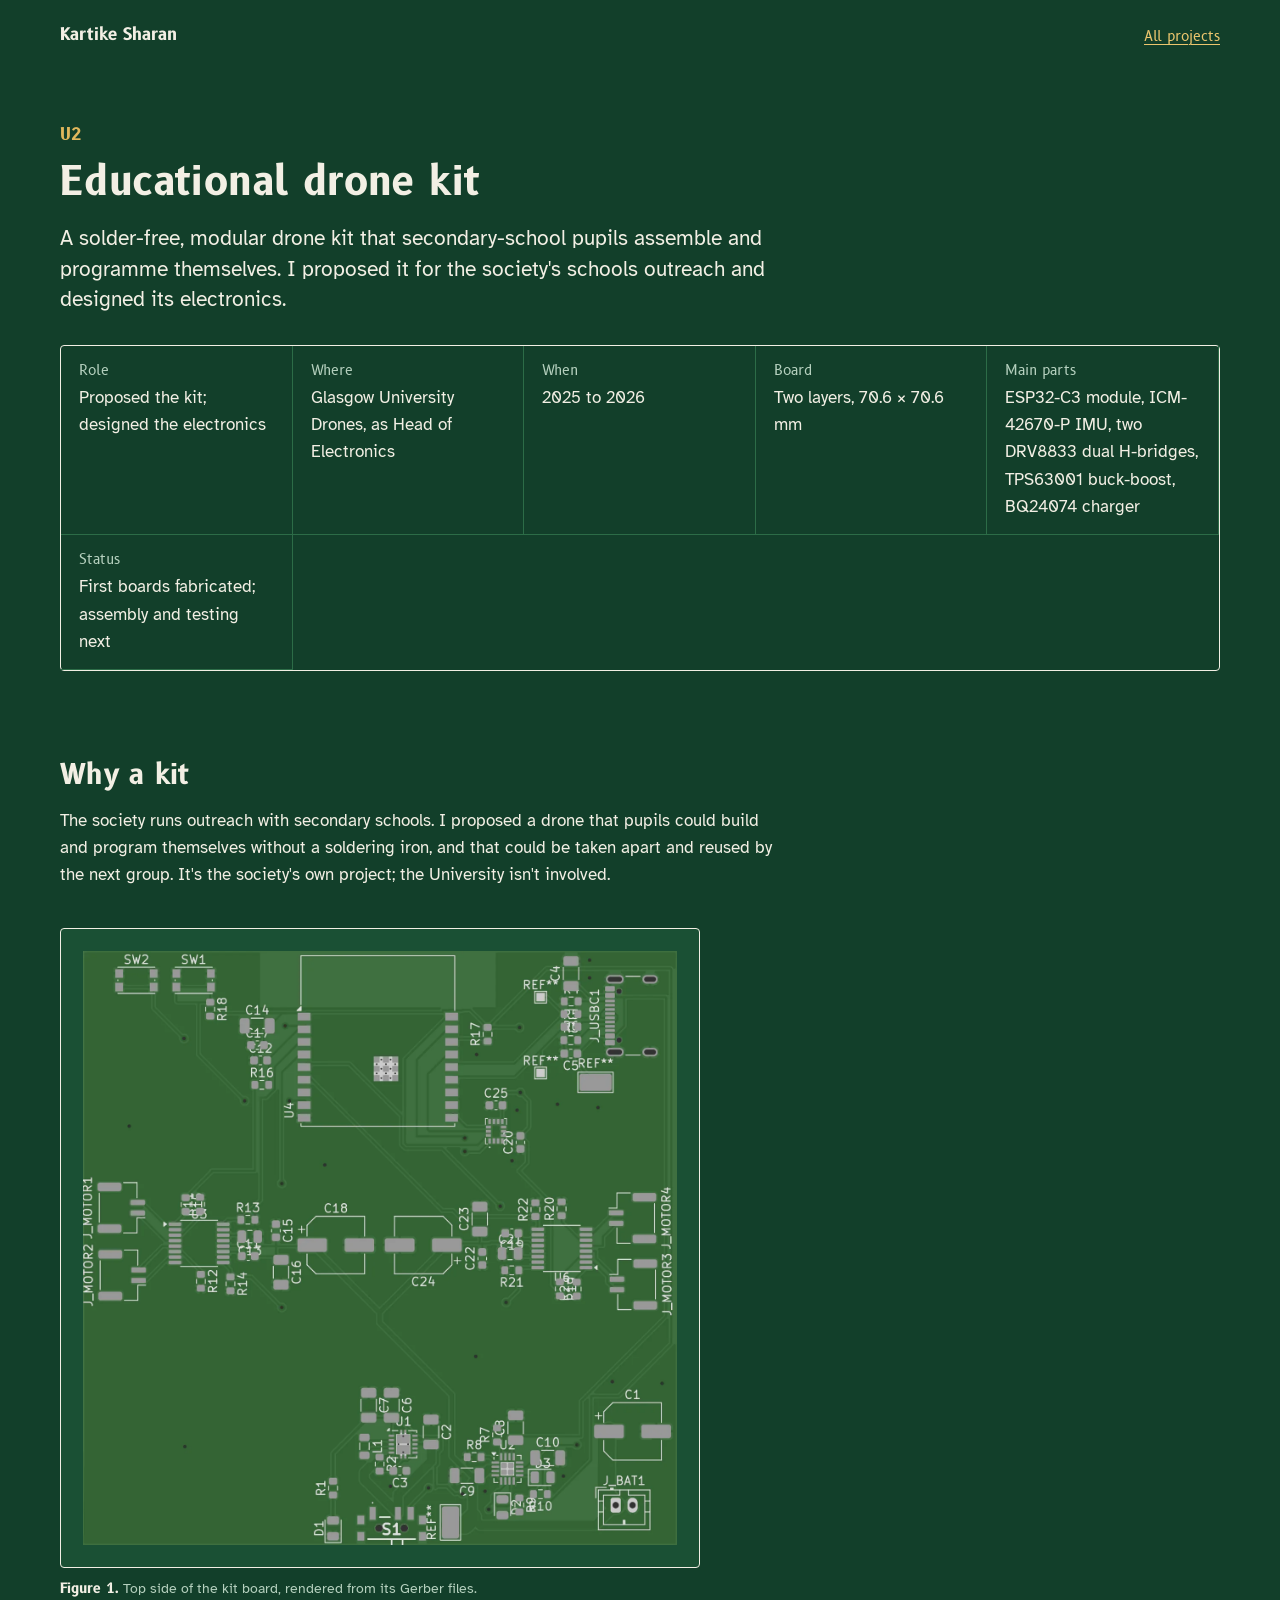
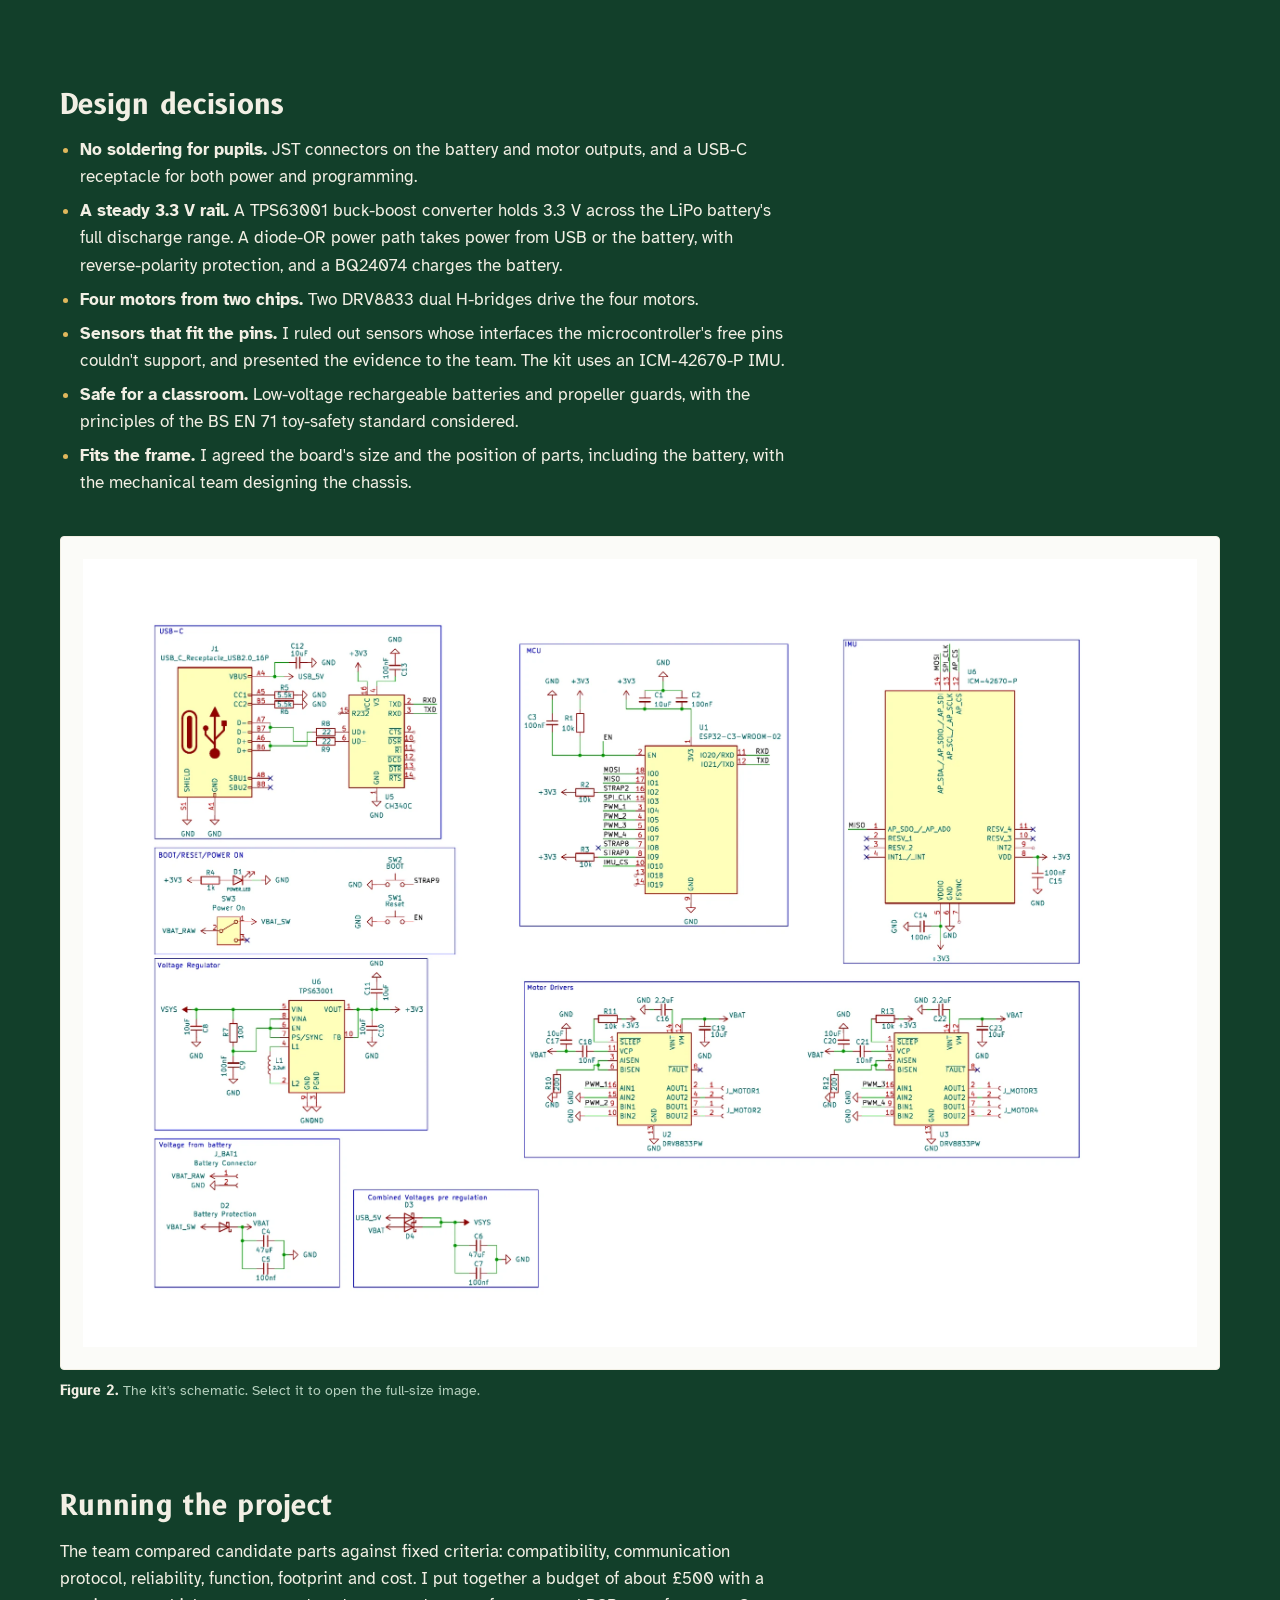
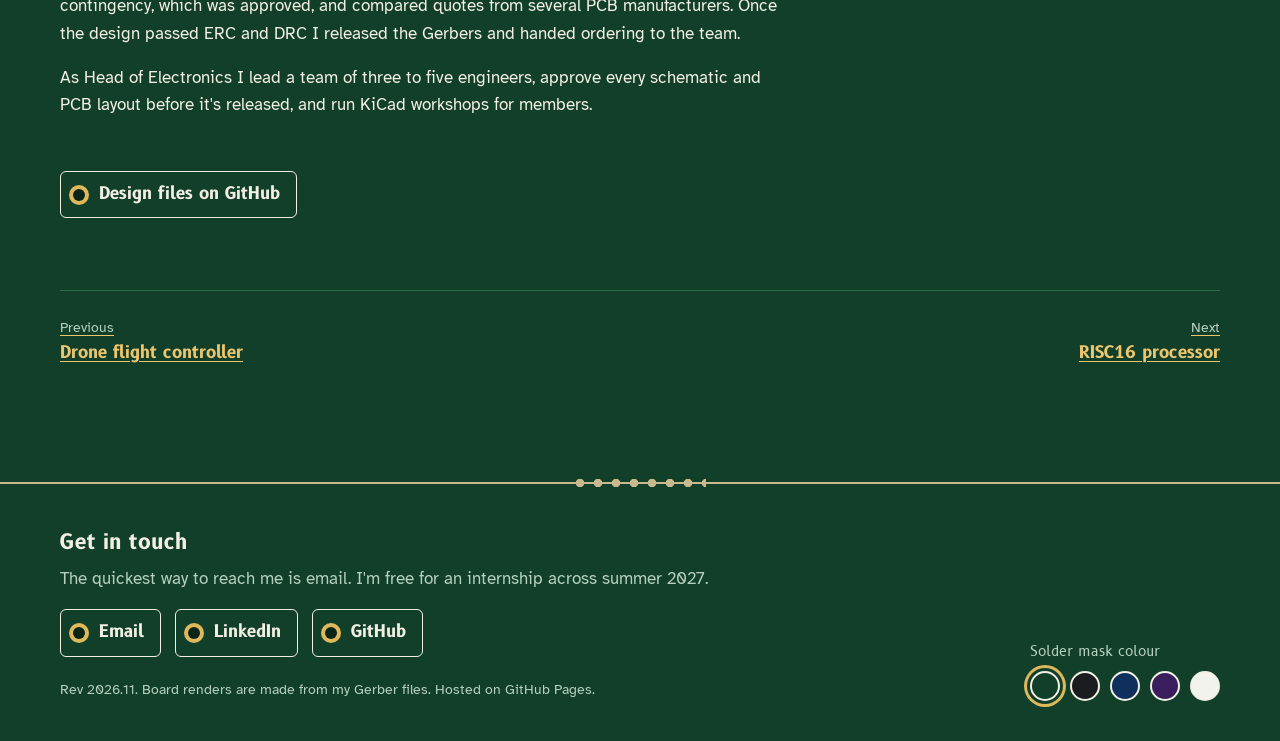
<file: projects/drone-kit.html>
<!doctype html>
<html lang="en-GB">
<head>
<meta charset="utf-8">
<meta name="viewport" content="width=device-width, initial-scale=1">
<title>Educational drone kit: Kartike Sharan</title>
<meta name="description" content="A solder-free, modular drone kit that secondary-school pupils assemble and programme themselves. I proposed it for the society's schools outreach and designed its electronics.">
<meta name="author" content="Kartike Sharan">
<meta name="theme-color" content="#123f2a">
<link rel="canonical" href="https://kartikesharan.github.io/projects/drone-kit.html">
<meta property="og:type" content="website">
<meta property="og:title" content="Educational drone kit: Kartike Sharan">
<meta property="og:description" content="A solder-free, modular drone kit that secondary-school pupils assemble and programme themselves. I proposed it for the society's schools outreach and designed its electronics.">
<meta property="og:url" content="https://kartikesharan.github.io/projects/drone-kit.html">
<meta property="og:image" content="https://kartikesharan.github.io/assets/img/og.png">
<meta name="twitter:card" content="summary_large_image">
<link rel="icon" href="../favicon.svg" type="image/svg+xml">
<link rel="preload" href="../assets/fonts/b612-latin-700-normal.woff2" as="font" type="font/woff2" crossorigin>
<link rel="preload" href="../assets/fonts/atkinson-hyperlegible-latin-400-normal.woff2" as="font" type="font/woff2" crossorigin>
<link rel="stylesheet" href="../assets/css/site.css">
<script>try{var m=localStorage.getItem('mask');if(m&&m!=='green')document.documentElement.setAttribute('data-mask',m);}catch(e){}</script>
</head>
<body>
<a class="skip" href="#main">Skip to content</a>
<header class="topbar">
  <div class="wrap">
    <a class="home" href="../index.html">Kartike Sharan</a>
    <nav aria-label="Site"><a href="../index.html#projects">All projects</a></nav>
  </div>
</header>
<main id="main" class="wrap">
<div class="doc-head">
  <span class="ref">U2</span>
  <h1>Educational drone kit</h1>
  <p class="summary">A solder-free, modular drone kit that secondary-school pupils assemble and programme themselves. I proposed it for the society's schools outreach and designed its electronics.</p>
  <dl class="facts">
  <div><dt>Role</dt><dd>Proposed the kit; designed the electronics</dd></div>
  <div><dt>Where</dt><dd>Glasgow University Drones, as Head of Electronics</dd></div>
  <div><dt>When</dt><dd>2025 to 2026</dd></div>
  <div><dt>Board</dt><dd>Two layers, 70.6 × 70.6 mm</dd></div>
  <div><dt>Main parts</dt><dd>ESP32-C3 module, ICM-42670-P IMU, two DRV8833 dual H-bridges, TPS63001 buck-boost, BQ24074 charger</dd></div>
  <div><dt>Status</dt><dd>First boards fabricated; assembly and testing next</dd></div>
  </dl>
</div>
<article class="doc">

<section>
<h2>Why a kit</h2>
<div class="prose">
<p>The society runs outreach with secondary schools. I proposed a drone that pupils could build and program themselves without a soldering iron, and that could be taken apart and reused by the next group. It's the society's own project; the University isn't involved.</p>
</div>
<figure class="fig narrow">
  <div class="frame"><img src="../assets/img/devkit-top.webp" alt="Rendered top side of the drone kit board, with the ESP32-C3 module at the top, motor connectors on the left and right edges and the charger and power circuitry at the bottom" loading="lazy"></div>
  <figcaption><b>Figure 1.</b> Top side of the kit board, rendered from its Gerber files.</figcaption>
</figure>
</section>

<section>
<h2>Design decisions</h2>
<div class="prose">
<ul>
<li><strong>No soldering for pupils.</strong> JST connectors on the battery and motor outputs, and a USB-C receptacle for both power and programming.</li>
<li><strong>A steady 3.3 V rail.</strong> A TPS63001 buck-boost converter holds 3.3 V across the LiPo battery's full discharge range. A diode-OR power path takes power from USB or the battery, with reverse-polarity protection, and a BQ24074 charges the battery.</li>
<li><strong>Four motors from two chips.</strong> Two DRV8833 dual H-bridges drive the four motors.</li>
<li><strong>Sensors that fit the pins.</strong> I ruled out sensors whose interfaces the microcontroller's free pins couldn't support, and presented the evidence to the team. The kit uses an ICM-42670-P IMU.</li>
<li><strong>Safe for a classroom.</strong> Low-voltage rechargeable batteries and propeller guards, with the principles of the BS EN 71 toy-safety standard considered.</li>
<li><strong>Fits the frame.</strong> I agreed the board's size and the position of parts, including the battery, with the mechanical team designing the chassis.</li>
</ul>
</div>
<figure class="fig ">
  <div class="frame paper"><a href="../assets/img/devkit-schematic.webp"><img src="../assets/img/devkit-schematic.webp" alt="Full schematic of the drone kit board" loading="lazy"></a></div>
  <figcaption><b>Figure 2.</b> The kit's schematic. Select it to open the full-size image.</figcaption>
</figure>
</section>

<section>
<h2>Running the project</h2>
<div class="prose">
<p>The team compared candidate parts against fixed criteria: compatibility, communication protocol, reliability, function, footprint and cost. I put together a budget of about £500 with a contingency, which was approved, and compared quotes from several PCB manufacturers. Once the design passed ERC and DRC I released the Gerbers and handed ordering to the team.</p>
<p>As Head of Electronics I lead a team of three to five engineers, approve every schematic and PCB layout before it's released, and run KiCad workshops for members.</p>
</div>
</section>

<div class="links">
  <a class="pad-link" href="https://github.com/KartikeSharan/engineering-projects/tree/main/gud-drone-devkit">Design files on GitHub</a>
</div>
</article>
<nav class="pager" aria-label="More projects"><a href="flight-controller.html" rel="prev"><span>Previous</span>Drone flight controller</a><a href="risc16-cpu.html" rel="next" style="text-align:right"><span>Next</span>RISC16 processor</a></nav>
</main>
<footer class="foot">
  <div class="wrap">
    <div>
      <h2>Get in touch</h2>
      <p class="muted">The quickest way to reach me is email. I'm free for an internship across summer 2027.</p>
      <div class="connector">
  
  <a class="pad-link" href="mailto:&#75;&#97;&#114;&#116;&#105;&#107;&#101;&#83;&#104;&#97;&#114;&#97;&#110;&#48;&#55;&#64;&#103;&#109;&#97;&#105;&#108;&#46;&#99;&#111;&#109;">Email</a>
  <a class="pad-link" href="https://www.linkedin.com/in/kartike-sharan/" rel="me">LinkedIn</a>
  <a class="pad-link" href="https://github.com/KartikeSharan" rel="me">GitHub</a>
</div>
      <small>Rev 2026.11. Board renders are made from my Gerber files. Hosted on GitHub Pages.</small>
    </div>
    <fieldset class="mask-picker">
      <legend>Solder mask colour</legend>
      <div class="swatches">
      <button type="button" data-mask="green" style="--sw:#123f2a" aria-pressed="true"><span class="label">Green</span></button>
      <button type="button" data-mask="black" style="--sw:#1b1c1e" aria-pressed="false"><span class="label">Matte black</span></button>
      <button type="button" data-mask="blue" style="--sw:#0f2f5c" aria-pressed="false"><span class="label">Blue</span></button>
      <button type="button" data-mask="purple" style="--sw:#3a1d5c" aria-pressed="false"><span class="label">Purple</span></button>
      <button type="button" data-mask="white" style="--sw:#f3f3ee" aria-pressed="false"><span class="label">White</span></button>
      </div>
    </fieldset>
  </div>
</footer>
<script src="../assets/js/site.js" defer></script>
</body>
</html>
</file>
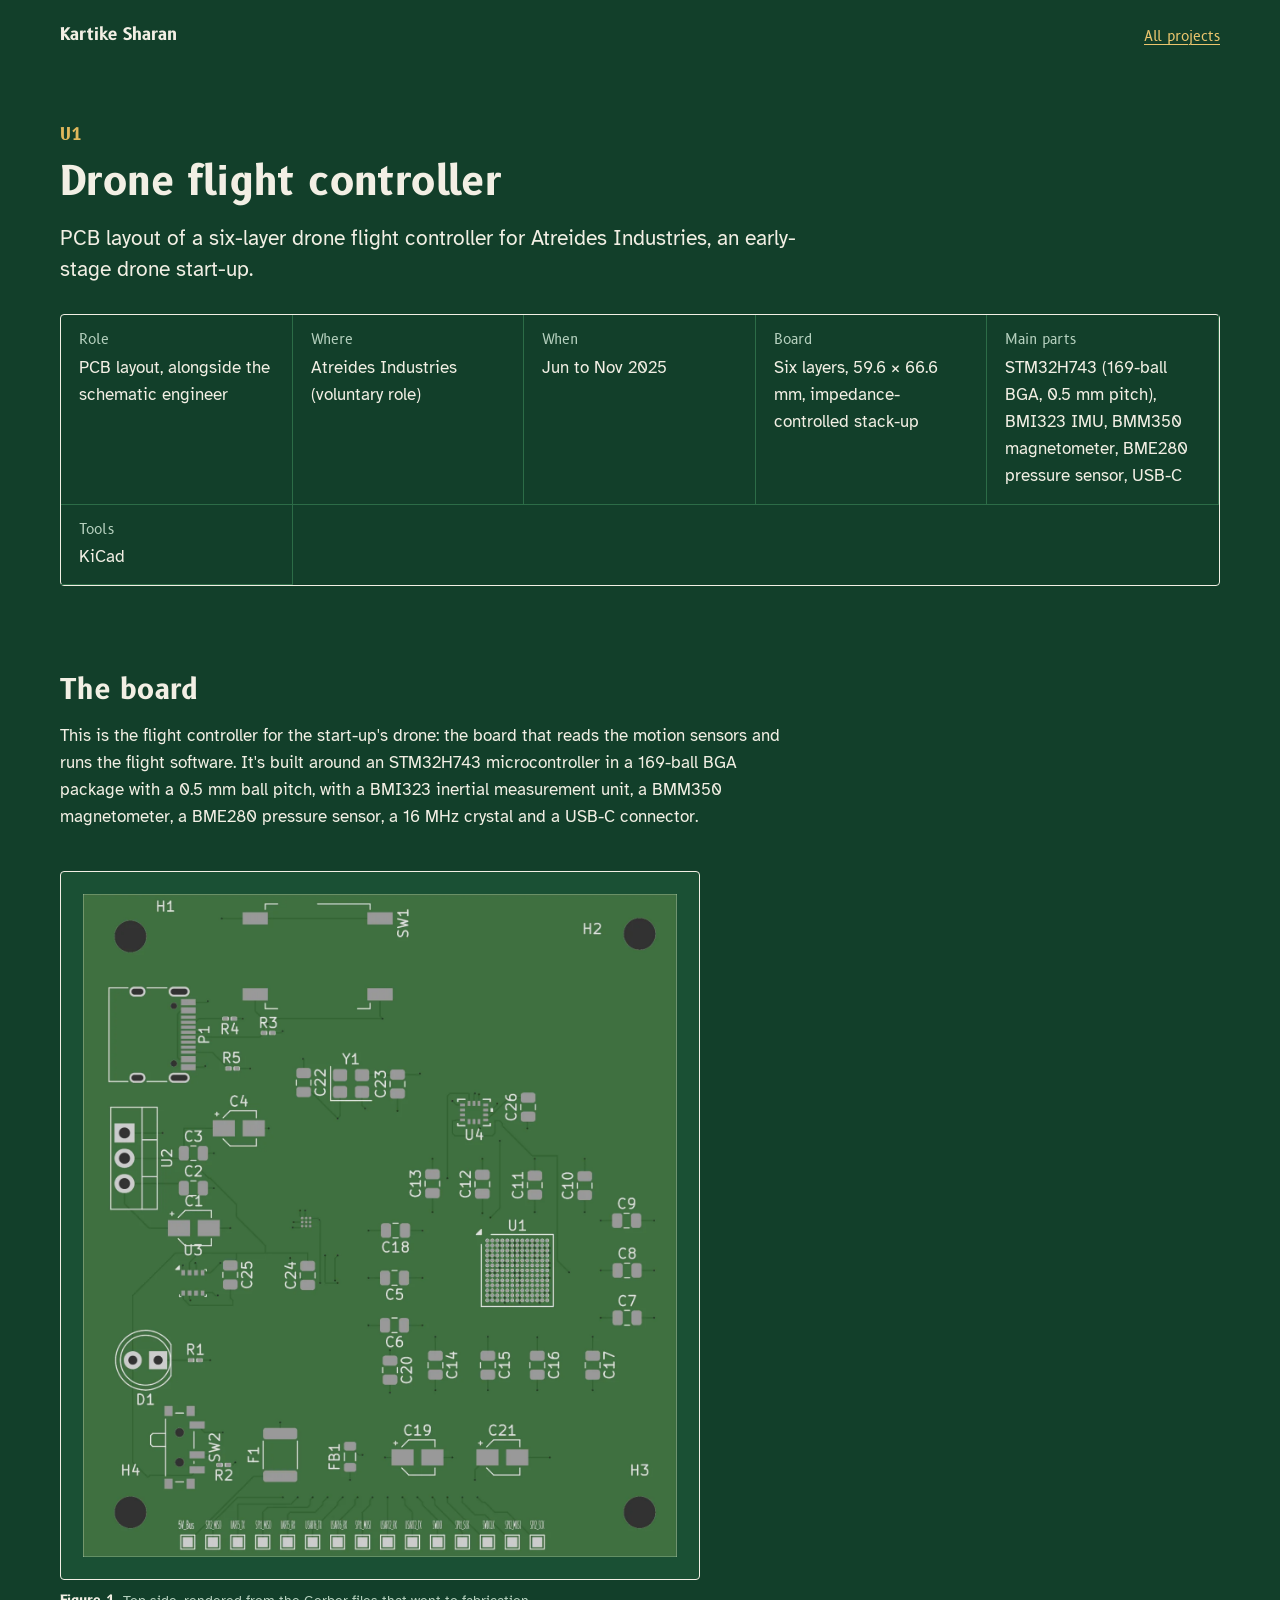
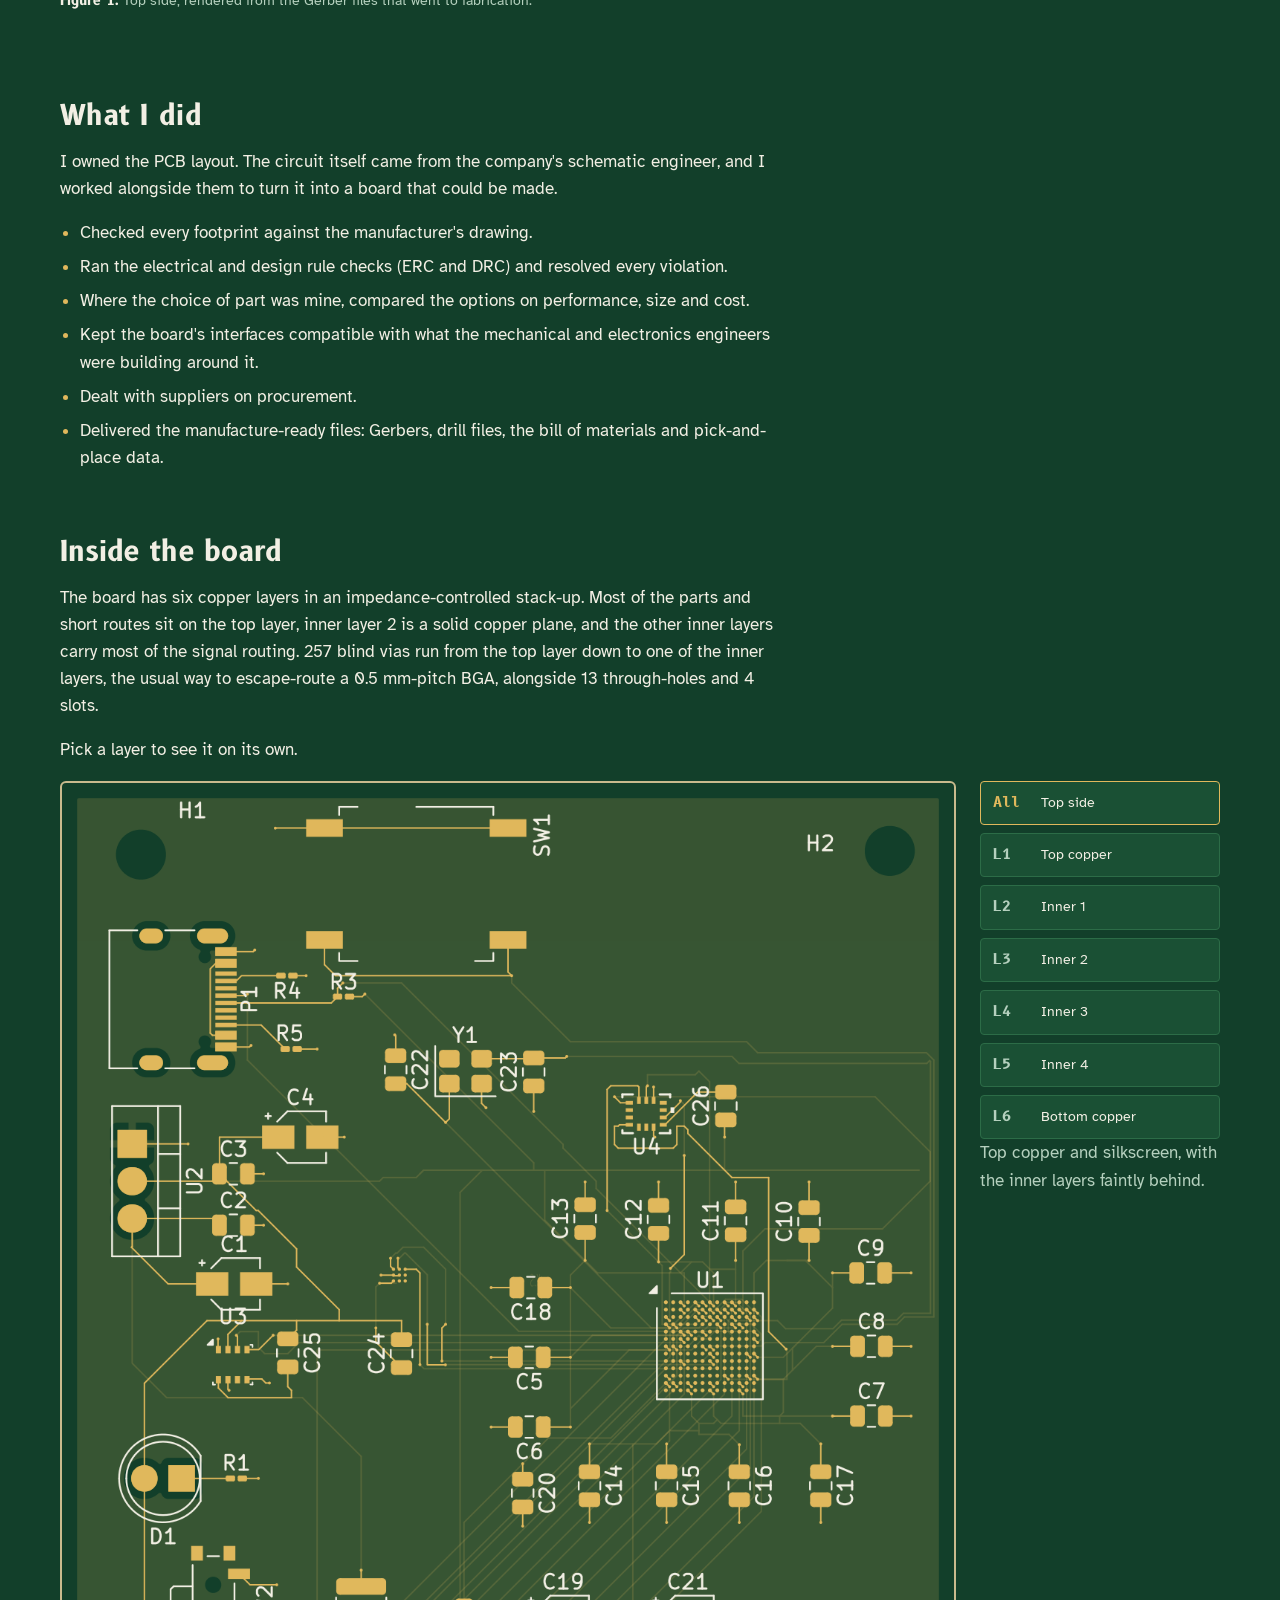
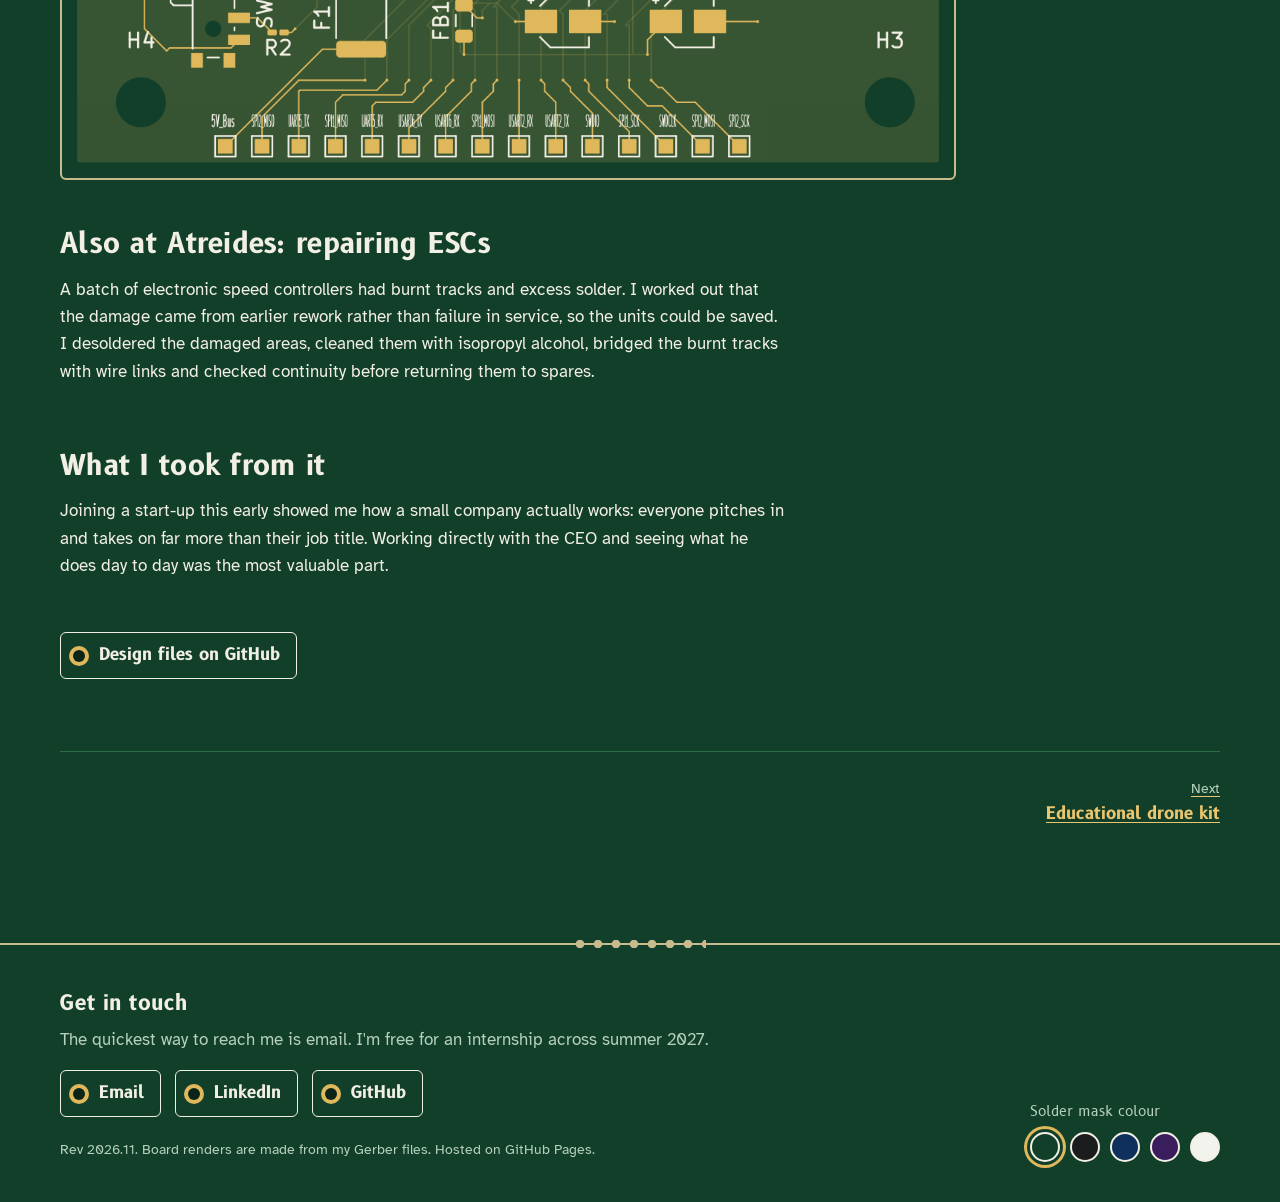
<file: projects/flight-controller.html>
<!doctype html>
<html lang="en-GB">
<head>
<meta charset="utf-8">
<meta name="viewport" content="width=device-width, initial-scale=1">
<title>Drone flight controller: Kartike Sharan</title>
<meta name="description" content="PCB layout of a six-layer drone flight controller for Atreides Industries, an early-stage drone start-up.">
<meta name="author" content="Kartike Sharan">
<meta name="theme-color" content="#123f2a">
<link rel="canonical" href="https://kartikesharan.github.io/projects/flight-controller.html">
<meta property="og:type" content="website">
<meta property="og:title" content="Drone flight controller: Kartike Sharan">
<meta property="og:description" content="PCB layout of a six-layer drone flight controller for Atreides Industries, an early-stage drone start-up.">
<meta property="og:url" content="https://kartikesharan.github.io/projects/flight-controller.html">
<meta property="og:image" content="https://kartikesharan.github.io/assets/img/og.png">
<meta name="twitter:card" content="summary_large_image">
<link rel="icon" href="../favicon.svg" type="image/svg+xml">
<link rel="preload" href="../assets/fonts/b612-latin-700-normal.woff2" as="font" type="font/woff2" crossorigin>
<link rel="preload" href="../assets/fonts/atkinson-hyperlegible-latin-400-normal.woff2" as="font" type="font/woff2" crossorigin>
<link rel="stylesheet" href="../assets/css/site.css">
<script>try{var m=localStorage.getItem('mask');if(m&&m!=='green')document.documentElement.setAttribute('data-mask',m);}catch(e){}</script>
</head>
<body>
<a class="skip" href="#main">Skip to content</a>
<header class="topbar">
  <div class="wrap">
    <a class="home" href="../index.html">Kartike Sharan</a>
    <nav aria-label="Site"><a href="../index.html#projects">All projects</a></nav>
  </div>
</header>
<main id="main" class="wrap">
<div class="doc-head">
  <span class="ref">U1</span>
  <h1>Drone flight controller</h1>
  <p class="summary">PCB layout of a six-layer drone flight controller for Atreides Industries, an early-stage drone start-up.</p>
  <dl class="facts">
  <div><dt>Role</dt><dd>PCB layout, alongside the schematic engineer</dd></div>
  <div><dt>Where</dt><dd>Atreides Industries (voluntary role)</dd></div>
  <div><dt>When</dt><dd>Jun to Nov 2025</dd></div>
  <div><dt>Board</dt><dd>Six layers, 59.6 × 66.6 mm, impedance-controlled stack-up</dd></div>
  <div><dt>Main parts</dt><dd>STM32H743 (169-ball BGA, 0.5 mm pitch), BMI323 IMU, BMM350 magnetometer, BME280 pressure sensor, USB-C</dd></div>
  <div><dt>Tools</dt><dd>KiCad</dd></div>
  </dl>
</div>
<article class="doc">

<section>
<h2>The board</h2>
<div class="prose">
<p>This is the flight controller for the start-up's drone: the board that reads the motion sensors and runs the flight software. It's built around an STM32H743 microcontroller in a 169-ball BGA package with a 0.5 mm ball pitch, with a BMI323 inertial measurement unit, a BMM350 magnetometer, a BME280 pressure sensor, a 16 MHz crystal and a USB-C connector.</p>
</div>
<figure class="fig narrow">
  <div class="frame"><img src="../assets/img/fc-top.webp" alt="Rendered top side of the flight controller, showing the BGA microcontroller, sensors, USB-C connector and the header along the bottom edge" loading="lazy"></div>
  <figcaption><b>Figure 1.</b> Top side, rendered from the Gerber files that went to fabrication.</figcaption>
</figure>
</section>

<section>
<h2>What I did</h2>
<div class="prose">
<p>I owned the PCB layout. The circuit itself came from the company's schematic engineer, and I worked alongside them to turn it into a board that could be made.</p>
<ul>
<li>Checked every footprint against the manufacturer's drawing.</li>
<li>Ran the electrical and design rule checks (ERC and DRC) and resolved every violation.</li>
<li>Where the choice of part was mine, compared the options on performance, size and cost.</li>
<li>Kept the board's interfaces compatible with what the mechanical and electronics engineers were building around it.</li>
<li>Dealt with suppliers on procurement.</li>
<li>Delivered the manufacture-ready files: Gerbers, drill files, the bill of materials and pick-and-place data.</li>
</ul>
</div>
</section>

<section>
<h2>Inside the board</h2>
<div class="prose">
<p>The board has six copper layers in an impedance-controlled stack-up. Most of the parts and short routes sit on the top layer, inner layer 2 is a solid copper plane, and the other inner layers carry most of the signal routing. 257 blind vias run from the top layer down to one of the inner layers, the usual way to escape-route a 0.5 mm-pitch BGA, alongside 13 through-holes and 4 slots.</p>
<p>Pick a layer to see it on its own.</p>
</div>
<div class="layers">
  <div class="stack" role="img" aria-label="Copper layers of the flight controller, one at a time">
    <div class="layer" data-layer="L1" style="--src:url(/assets/img/fc-layers/L1_top.png)"></div>
    <div class="layer" data-layer="L2" style="--src:url(/assets/img/fc-layers/L2_in1.png)"></div>
    <div class="layer" data-layer="L3" style="--src:url(/assets/img/fc-layers/L3_in2.png)"></div>
    <div class="layer" data-layer="L4" style="--src:url(/assets/img/fc-layers/L4_in3.png)"></div>
    <div class="layer" data-layer="L5" style="--src:url(/assets/img/fc-layers/L5_in4.png)"></div>
    <div class="layer" data-layer="L6" style="--src:url(/assets/img/fc-layers/L6_bottom.png)"></div>
    <div class="layer silk" data-layer="silk" style="--src:url(/assets/img/fc-layers/silk_top.png)"></div>
  </div>
  <div>
    <div class="layer-btns" aria-label="Choose a copper layer">
    <button type="button" data-layer="all" data-note="Top copper and silkscreen, with the inner layers faintly behind." aria-pressed="true"><span class="ref">All</span><span>Top side</span></button>
    <button type="button" data-layer="L1" data-note="Parts, short routes and the BGA pads." aria-pressed="false"><span class="ref">L1</span><span>Top copper</span></button>
    <button type="button" data-layer="L2" data-note="Signal routing fanned out from the BGA." aria-pressed="false"><span class="ref">L2</span><span>Inner 1</span></button>
    <button type="button" data-layer="L3" data-note="A solid copper plane across the board." aria-pressed="false"><span class="ref">L3</span><span>Inner 2</span></button>
    <button type="button" data-layer="L4" data-note="A bus of parallel signals running to the header along the bottom edge." aria-pressed="false"><span class="ref">L4</span><span>Inner 3</span></button>
    <button type="button" data-layer="L5" data-note="More signal routing from the BGA." aria-pressed="false"><span class="ref">L5</span><span>Inner 4</span></button>
    <button type="button" data-layer="L6" data-note="Almost empty: only through-hole pads." aria-pressed="false"><span class="ref">L6</span><span>Bottom copper</span></button>
    </div>
    <p class="layer-note muted" aria-live="polite"></p>
  </div>
</div>
</section>

<section>
<h2>Also at Atreides: repairing ESCs</h2>
<div class="prose">
<p>A batch of electronic speed controllers had burnt tracks and excess solder. I worked out that the damage came from earlier rework rather than failure in service, so the units could be saved. I desoldered the damaged areas, cleaned them with isopropyl alcohol, bridged the burnt tracks with wire links and checked continuity before returning them to spares.</p>
</div>
</section>

<section>
<h2>What I took from it</h2>
<div class="prose">
<p>Joining a start-up this early showed me how a small company actually works: everyone pitches in and takes on far more than their job title. Working directly with the CEO and seeing what he does day to day was the most valuable part.</p>
</div>
</section>

<div class="links">
  <a class="pad-link" href="https://github.com/KartikeSharan/engineering-projects/tree/main/atreides-flight-controller">Design files on GitHub</a>
</div>
</article>
<nav class="pager" aria-label="More projects"><span></span><a href="drone-kit.html" rel="next" style="text-align:right"><span>Next</span>Educational drone kit</a></nav>
</main>
<footer class="foot">
  <div class="wrap">
    <div>
      <h2>Get in touch</h2>
      <p class="muted">The quickest way to reach me is email. I'm free for an internship across summer 2027.</p>
      <div class="connector">
  
  <a class="pad-link" href="mailto:&#75;&#97;&#114;&#116;&#105;&#107;&#101;&#83;&#104;&#97;&#114;&#97;&#110;&#48;&#55;&#64;&#103;&#109;&#97;&#105;&#108;&#46;&#99;&#111;&#109;">Email</a>
  <a class="pad-link" href="https://www.linkedin.com/in/kartike-sharan/" rel="me">LinkedIn</a>
  <a class="pad-link" href="https://github.com/KartikeSharan" rel="me">GitHub</a>
</div>
      <small>Rev 2026.11. Board renders are made from my Gerber files. Hosted on GitHub Pages.</small>
    </div>
    <fieldset class="mask-picker">
      <legend>Solder mask colour</legend>
      <div class="swatches">
      <button type="button" data-mask="green" style="--sw:#123f2a" aria-pressed="true"><span class="label">Green</span></button>
      <button type="button" data-mask="black" style="--sw:#1b1c1e" aria-pressed="false"><span class="label">Matte black</span></button>
      <button type="button" data-mask="blue" style="--sw:#0f2f5c" aria-pressed="false"><span class="label">Blue</span></button>
      <button type="button" data-mask="purple" style="--sw:#3a1d5c" aria-pressed="false"><span class="label">Purple</span></button>
      <button type="button" data-mask="white" style="--sw:#f3f3ee" aria-pressed="false"><span class="label">White</span></button>
      </div>
    </fieldset>
  </div>
</footer>
<script src="../assets/js/site.js" defer></script>
</body>
</html>
</file>
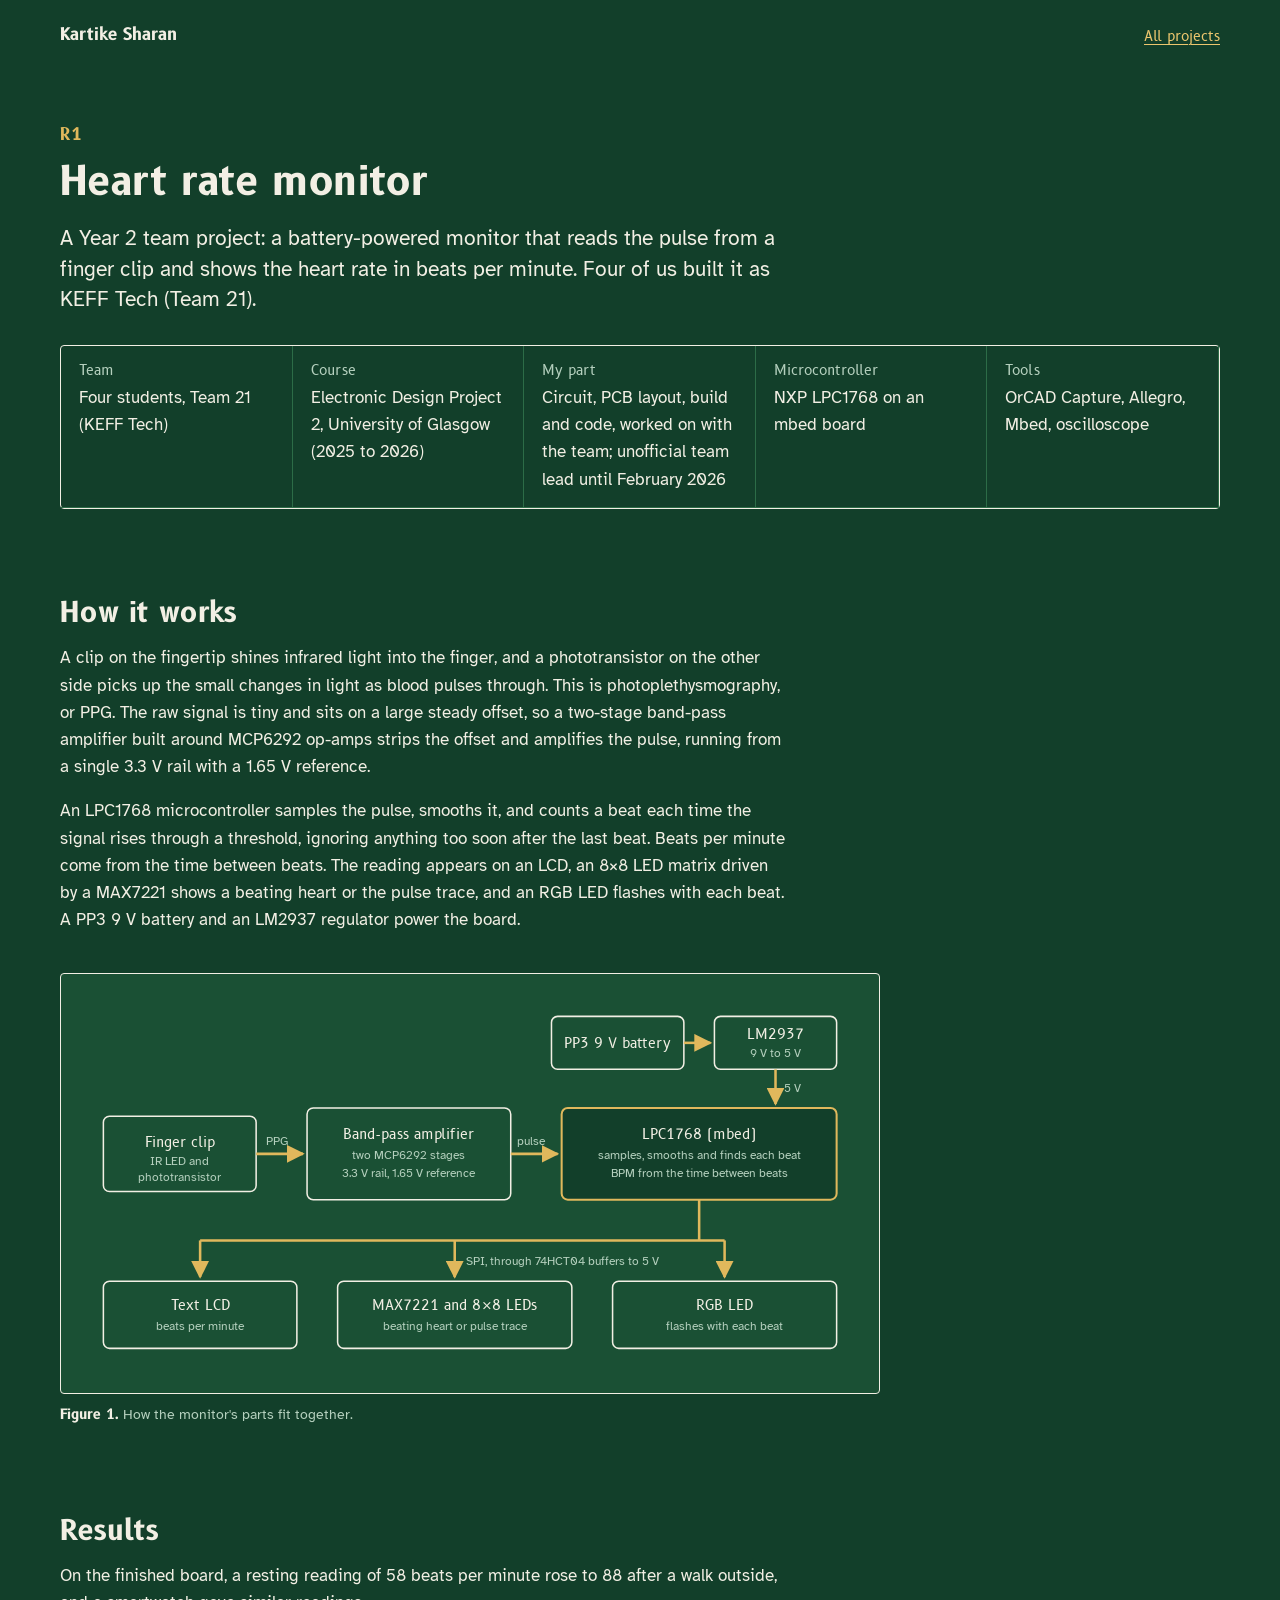
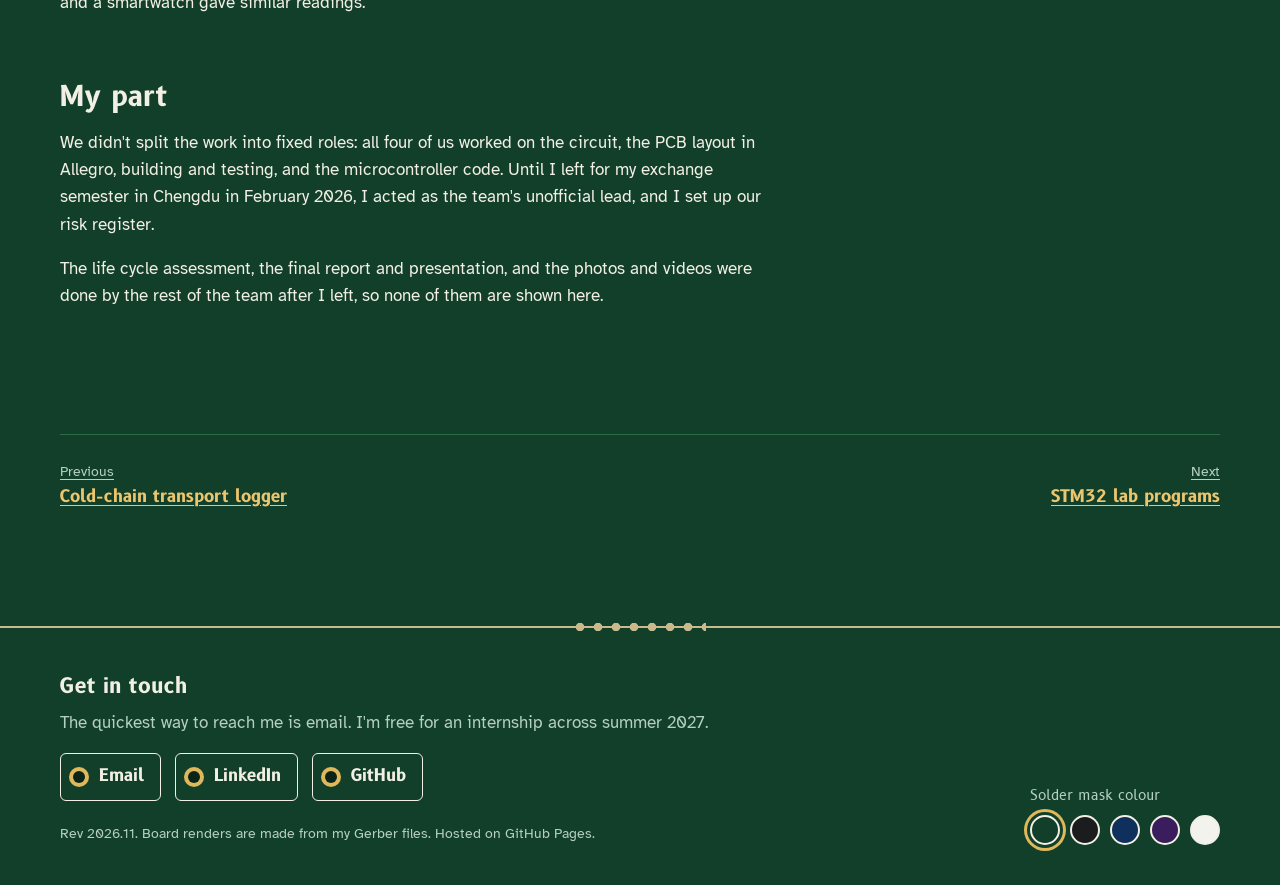
<file: projects/heart-rate-monitor.html>
<!doctype html>
<html lang="en-GB">
<head>
<meta charset="utf-8">
<meta name="viewport" content="width=device-width, initial-scale=1">
<title>Heart rate monitor: Kartike Sharan</title>
<meta name="description" content="A Year 2 team project: a battery-powered monitor that reads the pulse from a finger clip and shows the heart rate in beats per minute. Four of us built it as KEFF Tech (Team 21).">
<meta name="author" content="Kartike Sharan">
<meta name="theme-color" content="#123f2a">
<link rel="canonical" href="https://kartikesharan.github.io/projects/heart-rate-monitor.html">
<meta property="og:type" content="website">
<meta property="og:title" content="Heart rate monitor: Kartike Sharan">
<meta property="og:description" content="A Year 2 team project: a battery-powered monitor that reads the pulse from a finger clip and shows the heart rate in beats per minute. Four of us built it as KEFF Tech (Team 21).">
<meta property="og:url" content="https://kartikesharan.github.io/projects/heart-rate-monitor.html">
<meta property="og:image" content="https://kartikesharan.github.io/assets/img/og.png">
<meta name="twitter:card" content="summary_large_image">
<link rel="icon" href="../favicon.svg" type="image/svg+xml">
<link rel="preload" href="../assets/fonts/b612-latin-700-normal.woff2" as="font" type="font/woff2" crossorigin>
<link rel="preload" href="../assets/fonts/atkinson-hyperlegible-latin-400-normal.woff2" as="font" type="font/woff2" crossorigin>
<link rel="stylesheet" href="../assets/css/site.css">
<script>try{var m=localStorage.getItem('mask');if(m&&m!=='green')document.documentElement.setAttribute('data-mask',m);}catch(e){}</script>
</head>
<body>
<a class="skip" href="#main">Skip to content</a>
<header class="topbar">
  <div class="wrap">
    <a class="home" href="../index.html">Kartike Sharan</a>
    <nav aria-label="Site"><a href="../index.html#projects">All projects</a></nav>
  </div>
</header>
<main id="main" class="wrap">
<div class="doc-head">
  <span class="ref">R1</span>
  <h1>Heart rate monitor</h1>
  <p class="summary">A Year 2 team project: a battery-powered monitor that reads the pulse from a finger clip and shows the heart rate in beats per minute. Four of us built it as KEFF Tech (Team 21).</p>
  <dl class="facts">
  <div><dt>Team</dt><dd>Four students, Team 21 (KEFF Tech)</dd></div>
  <div><dt>Course</dt><dd>Electronic Design Project 2, University of Glasgow (2025 to 2026)</dd></div>
  <div><dt>My part</dt><dd>Circuit, PCB layout, build and code, worked on with the team; unofficial team lead until February 2026</dd></div>
  <div><dt>Microcontroller</dt><dd>NXP LPC1768 on an mbed board</dd></div>
  <div><dt>Tools</dt><dd>OrCAD Capture, Allegro, Mbed, oscilloscope</dd></div>
  </dl>
</div>
<article class="doc">

<section>
<h2>How it works</h2>
<div class="prose">
<p>A clip on the fingertip shines infrared light into the finger, and a phototransistor on the other side picks up the small changes in light as blood pulses through. This is photoplethysmography, or PPG. The raw signal is tiny and sits on a large steady offset, so a two-stage band-pass amplifier built around MCP6292 op-amps strips the offset and amplifies the pulse, running from a single 3.3 V rail with a 1.65 V reference.</p>
<p>An LPC1768 microcontroller samples the pulse, smooths it, and counts a beat each time the signal rises through a threshold, ignoring anything too soon after the last beat. Beats per minute come from the time between beats. The reading appears on an LCD, an 8×8 LED matrix driven by a MAX7221 shows a beating heart or the pulse trace, and an RGB LED flashes with each beat. A PP3 9 V battery and an LM2937 regulator power the board.</p>
</div>
<figure class="fig chart">
  <div class="frame"><svg xmlns="http://www.w3.org/2000/svg" viewBox="0 0 760 360" role="img"><title>Block diagram of the heart rate monitor</title>
<defs><marker id="hr-arr" viewBox="0 0 10 10" refX="9" refY="5" markerWidth="7" markerHeight="7" orient="auto-start-reverse"><path class="bd-arrow" d="M0,0 L10,5 L0,10 z"/></marker></defs>
<rect class="bd-box" x="460" y="20" width="130" height="52" rx="6"/>
<text class="bd-text" x="525" y="51" text-anchor="middle">PP3 9 V battery</text>
<rect class="bd-box" x="620" y="20" width="120" height="52" rx="6"/>
<text class="bd-text" x="680" y="42" text-anchor="middle">LM2937</text>
<text class="bd-small" x="680" y="60" text-anchor="middle">9 V to 5 V</text>
<path class="bd-line" d="M590,46 H616" marker-end="url(#hr-arr)"/>
<path class="bd-line" d="M680,72 V106" marker-end="url(#hr-arr)"/>
<text class="bd-small" x="688" y="94">5 V</text>
<rect class="bd-box" x="20" y="118" width="150" height="74" rx="6"/>
<text class="bd-text" x="95" y="148" text-anchor="middle">Finger clip</text>
<text class="bd-small" x="95" y="166" text-anchor="middle">IR LED and</text>
<text class="bd-small" x="95" y="182" text-anchor="middle">phototransistor</text>
<path class="bd-line" d="M170,155 H216" marker-end="url(#hr-arr)"/>
<text class="bd-small" x="180" y="146">PPG</text>
<rect class="bd-box" x="220" y="110" width="200" height="90" rx="6"/>
<text class="bd-text" x="320" y="140" text-anchor="middle">Band-pass amplifier</text>
<text class="bd-small" x="320" y="160" text-anchor="middle">two MCP6292 stages</text>
<text class="bd-small" x="320" y="178" text-anchor="middle">3.3 V rail, 1.65 V reference</text>
<path class="bd-line" d="M420,155 H466" marker-end="url(#hr-arr)"/>
<text class="bd-small" x="426" y="146">pulse</text>
<rect class="bd-chip" x="470" y="110" width="270" height="90" rx="6"/>
<text class="bd-text" x="605" y="140" text-anchor="middle">LPC1768 (mbed)</text>
<text class="bd-small" x="605" y="160" text-anchor="middle">samples, smooths and finds each beat</text>
<text class="bd-small" x="605" y="178" text-anchor="middle">BPM from the time between beats</text>
<path class="bd-line" d="M605,200 V240"/>
<path class="bd-line" d="M115,240 H630"/>
<path class="bd-line" d="M115,240 V276" marker-end="url(#hr-arr)"/>
<path class="bd-line" d="M365,240 V276" marker-end="url(#hr-arr)"/>
<path class="bd-line" d="M630,240 V276" marker-end="url(#hr-arr)"/>
<text class="bd-small" x="376" y="264">SPI, through 74HCT04 buffers to 5 V</text>
<rect class="bd-box" x="20" y="280" width="190" height="66" rx="6"/>
<text class="bd-text" x="115" y="308" text-anchor="middle">Text LCD</text>
<text class="bd-small" x="115" y="328" text-anchor="middle">beats per minute</text>
<rect class="bd-box" x="250" y="280" width="230" height="66" rx="6"/>
<text class="bd-text" x="365" y="308" text-anchor="middle">MAX7221 and 8×8 LEDs</text>
<text class="bd-small" x="365" y="328" text-anchor="middle">beating heart or pulse trace</text>
<rect class="bd-box" x="520" y="280" width="220" height="66" rx="6"/>
<text class="bd-text" x="630" y="308" text-anchor="middle">RGB LED</text>
<text class="bd-small" x="630" y="328" text-anchor="middle">flashes with each beat</text>
</svg></div>
  <figcaption><b>Figure 1.</b> How the monitor's parts fit together.</figcaption>
</figure>
</section>

<section>
<h2>Results</h2>
<div class="prose">
<p>On the finished board, a resting reading of 58 beats per minute rose to 88 after a walk outside, and a smartwatch gave similar readings.</p>
</div>
</section>

<section>
<h2>My part</h2>
<div class="prose">
<p>We didn't split the work into fixed roles: all four of us worked on the circuit, the PCB layout in Allegro, building and testing, and the microcontroller code. Until I left for my exchange semester in Chengdu in February 2026, I acted as the team's unofficial lead, and I set up our risk register.</p>
<p>The life cycle assessment, the final report and presentation, and the photos and videos were done by the rest of the team after I left, so none of them are shown here.</p>
</div>
</section>

<div class="links">

</div>
</article>
<nav class="pager" aria-label="More projects"><a href="cold-chain-logger.html" rel="prev"><span>Previous</span>Cold-chain transport logger</a><a href="stm32-labs.html" rel="next" style="text-align:right"><span>Next</span>STM32 lab programs</a></nav>
</main>
<footer class="foot">
  <div class="wrap">
    <div>
      <h2>Get in touch</h2>
      <p class="muted">The quickest way to reach me is email. I'm free for an internship across summer 2027.</p>
      <div class="connector">
  
  <a class="pad-link" href="mailto:&#75;&#97;&#114;&#116;&#105;&#107;&#101;&#83;&#104;&#97;&#114;&#97;&#110;&#48;&#55;&#64;&#103;&#109;&#97;&#105;&#108;&#46;&#99;&#111;&#109;">Email</a>
  <a class="pad-link" href="https://www.linkedin.com/in/kartike-sharan/" rel="me">LinkedIn</a>
  <a class="pad-link" href="https://github.com/KartikeSharan" rel="me">GitHub</a>
</div>
      <small>Rev 2026.11. Board renders are made from my Gerber files. Hosted on GitHub Pages.</small>
    </div>
    <fieldset class="mask-picker">
      <legend>Solder mask colour</legend>
      <div class="swatches">
      <button type="button" data-mask="green" style="--sw:#123f2a" aria-pressed="true"><span class="label">Green</span></button>
      <button type="button" data-mask="black" style="--sw:#1b1c1e" aria-pressed="false"><span class="label">Matte black</span></button>
      <button type="button" data-mask="blue" style="--sw:#0f2f5c" aria-pressed="false"><span class="label">Blue</span></button>
      <button type="button" data-mask="purple" style="--sw:#3a1d5c" aria-pressed="false"><span class="label">Purple</span></button>
      <button type="button" data-mask="white" style="--sw:#f3f3ee" aria-pressed="false"><span class="label">White</span></button>
      </div>
    </fieldset>
  </div>
</footer>
<script src="../assets/js/site.js" defer></script>
</body>
</html>
</file>
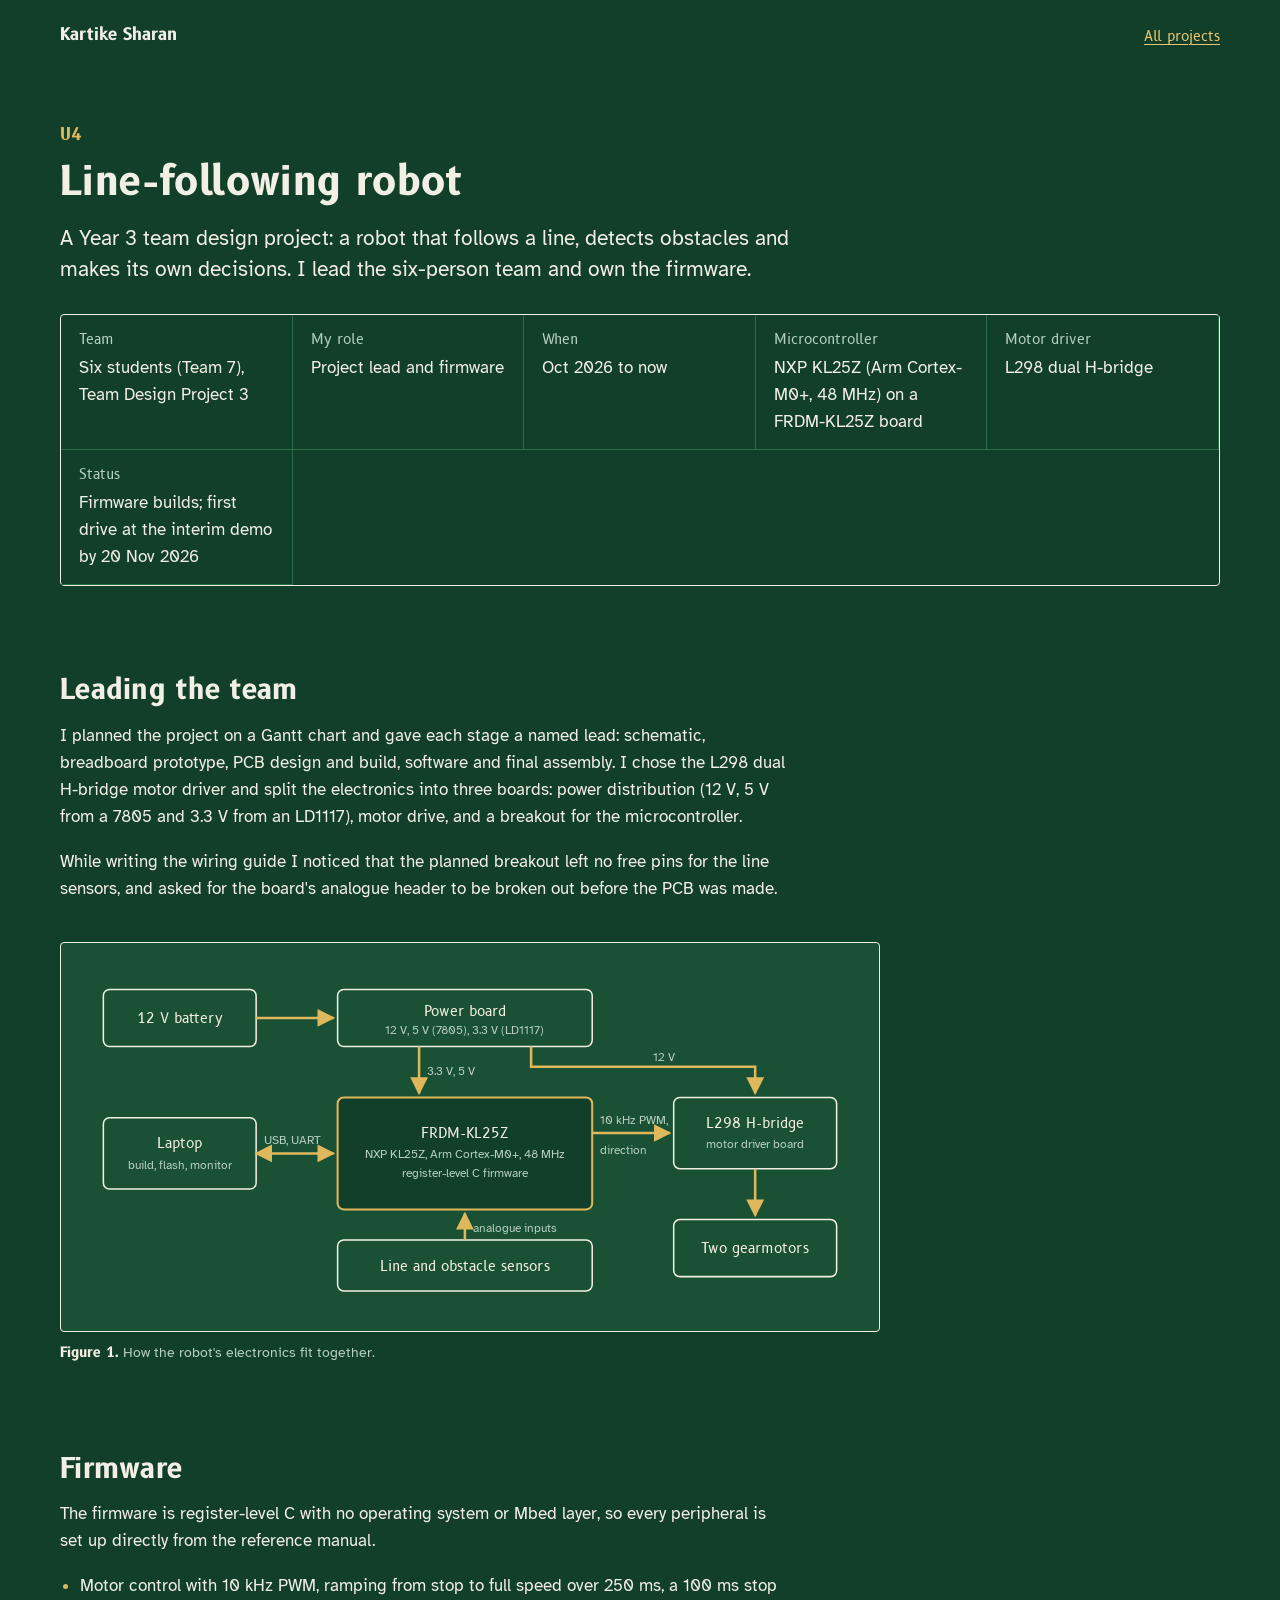
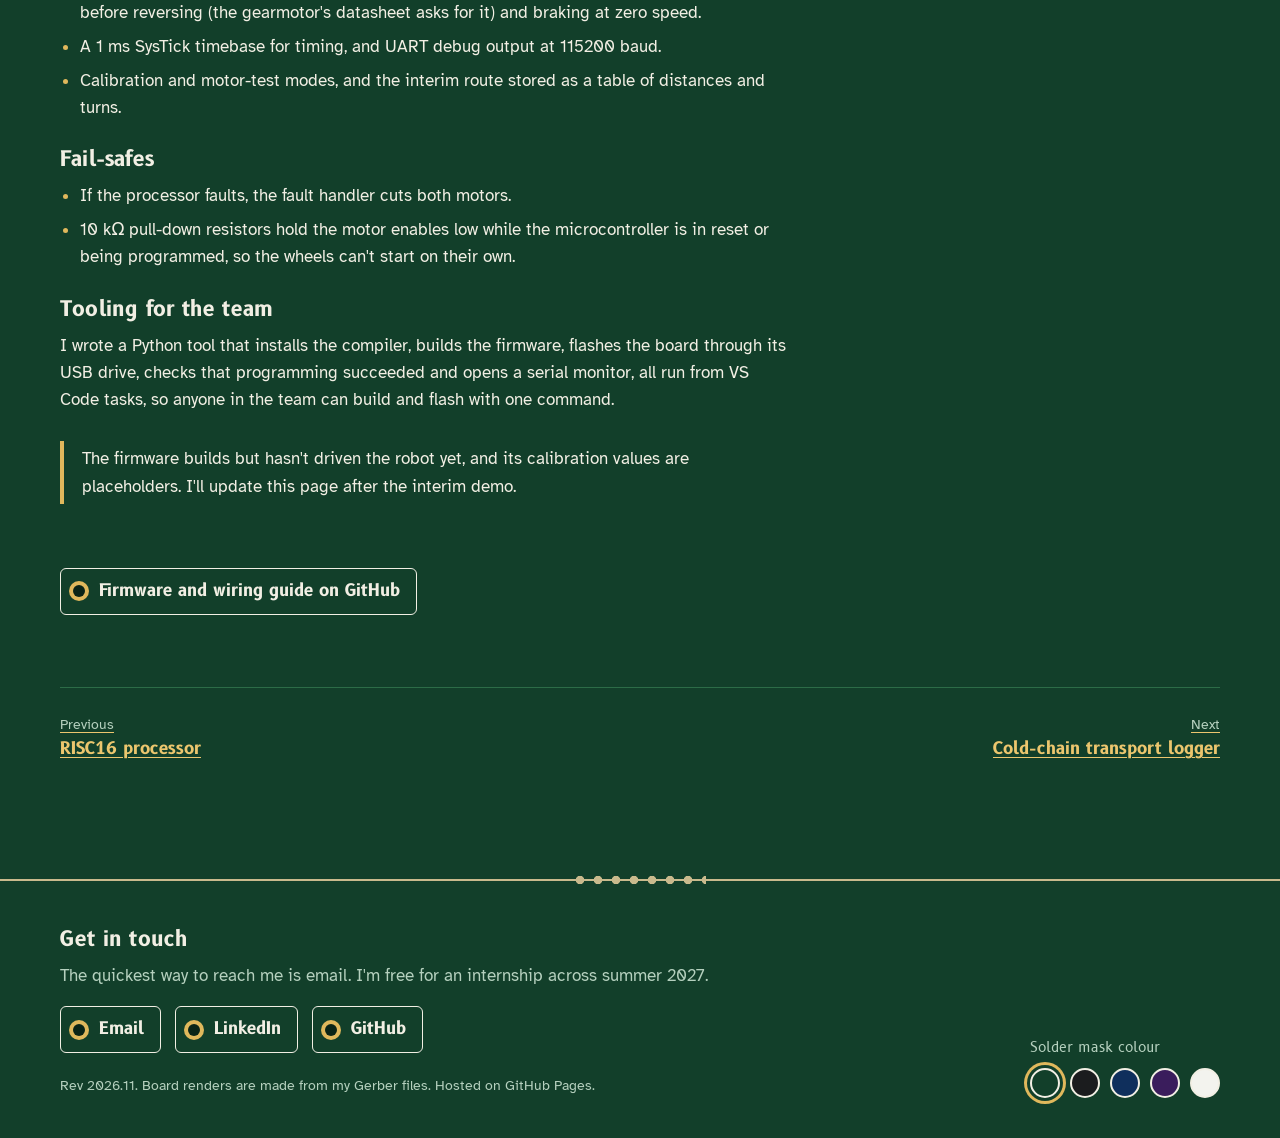
<file: projects/line-following-robot.html>
<!doctype html>
<html lang="en-GB">
<head>
<meta charset="utf-8">
<meta name="viewport" content="width=device-width, initial-scale=1">
<title>Line-following robot: Kartike Sharan</title>
<meta name="description" content="A Year 3 team design project: a robot that follows a line, detects obstacles and makes its own decisions. I lead the six-person team and own the firmware.">
<meta name="author" content="Kartike Sharan">
<meta name="theme-color" content="#123f2a">
<link rel="canonical" href="https://kartikesharan.github.io/projects/line-following-robot.html">
<meta property="og:type" content="website">
<meta property="og:title" content="Line-following robot: Kartike Sharan">
<meta property="og:description" content="A Year 3 team design project: a robot that follows a line, detects obstacles and makes its own decisions. I lead the six-person team and own the firmware.">
<meta property="og:url" content="https://kartikesharan.github.io/projects/line-following-robot.html">
<meta property="og:image" content="https://kartikesharan.github.io/assets/img/og.png">
<meta name="twitter:card" content="summary_large_image">
<link rel="icon" href="../favicon.svg" type="image/svg+xml">
<link rel="preload" href="../assets/fonts/b612-latin-700-normal.woff2" as="font" type="font/woff2" crossorigin>
<link rel="preload" href="../assets/fonts/atkinson-hyperlegible-latin-400-normal.woff2" as="font" type="font/woff2" crossorigin>
<link rel="stylesheet" href="../assets/css/site.css">
<script>try{var m=localStorage.getItem('mask');if(m&&m!=='green')document.documentElement.setAttribute('data-mask',m);}catch(e){}</script>
</head>
<body>
<a class="skip" href="#main">Skip to content</a>
<header class="topbar">
  <div class="wrap">
    <a class="home" href="../index.html">Kartike Sharan</a>
    <nav aria-label="Site"><a href="../index.html#projects">All projects</a></nav>
  </div>
</header>
<main id="main" class="wrap">
<div class="doc-head">
  <span class="ref">U4</span>
  <h1>Line-following robot</h1>
  <p class="summary">A Year 3 team design project: a robot that follows a line, detects obstacles and makes its own decisions. I lead the six-person team and own the firmware.</p>
  <dl class="facts">
  <div><dt>Team</dt><dd>Six students (Team 7), Team Design Project 3</dd></div>
  <div><dt>My role</dt><dd>Project lead and firmware</dd></div>
  <div><dt>When</dt><dd>Oct 2026 to now</dd></div>
  <div><dt>Microcontroller</dt><dd>NXP KL25Z (Arm Cortex-M0+, 48 MHz) on a FRDM-KL25Z board</dd></div>
  <div><dt>Motor driver</dt><dd>L298 dual H-bridge</dd></div>
  <div><dt>Status</dt><dd>Firmware builds; first drive at the interim demo by 20 Nov 2026</dd></div>
  </dl>
</div>
<article class="doc">

<section>
<h2>Leading the team</h2>
<div class="prose">
<p>I planned the project on a Gantt chart and gave each stage a named lead: schematic, breadboard prototype, PCB design and build, software and final assembly. I chose the L298 dual H-bridge motor driver and split the electronics into three boards: power distribution (12 V, 5 V from a 7805 and 3.3 V from an LD1117), motor drive, and a breakout for the microcontroller.</p>
<p>While writing the wiring guide I noticed that the planned breakout left no free pins for the line sensors, and asked for the board's analogue header to be broken out before the PCB was made.</p>
</div>
<figure class="fig chart">
  <div class="frame"><svg xmlns="http://www.w3.org/2000/svg" viewBox="0 0 760 330" role="img"><title>Block diagram of the line-following robot electronics</title>
<defs><marker id="rb-arr" viewBox="0 0 10 10" refX="9" refY="5" markerWidth="7" markerHeight="7" orient="auto-start-reverse"><path class="bd-arrow" d="M0,0 L10,5 L0,10 z"/></marker></defs>
<rect class="bd-box" x="20" y="24" width="150" height="56" rx="6"/>
<text class="bd-text" x="95" y="57" text-anchor="middle">12 V battery</text>
<rect class="bd-box" x="250" y="24" width="250" height="56" rx="6"/>
<text class="bd-text" x="375" y="50" text-anchor="middle">Power board</text>
<text class="bd-small" x="375" y="68" text-anchor="middle">12 V, 5 V (7805), 3.3 V (LD1117)</text>
<path class="bd-line" d="M170,52 H246" marker-end="url(#rb-arr)"/>
<rect class="bd-box" x="20" y="150" width="150" height="70" rx="6"/>
<text class="bd-text" x="95" y="180" text-anchor="middle">Laptop</text>
<text class="bd-small" x="95" y="200" text-anchor="middle">build, flash, monitor</text>
<rect class="bd-chip" x="250" y="130" width="250" height="110" rx="6"/>
<text class="bd-text" x="375" y="170" text-anchor="middle">FRDM-KL25Z</text>
<text class="bd-small" x="375" y="190" text-anchor="middle">NXP KL25Z, Arm Cortex-M0+, 48 MHz</text>
<text class="bd-small" x="375" y="208" text-anchor="middle">register-level C firmware</text>
<path class="bd-line" d="M170,185 H246" marker-start="url(#rb-arr)" marker-end="url(#rb-arr)"/>
<text class="bd-small" x="178" y="176">USB, UART</text>
<path class="bd-line" d="M330,80 V126" marker-end="url(#rb-arr)"/>
<text class="bd-small" x="338" y="108">3.3 V, 5 V</text>
<rect class="bd-box" x="580" y="130" width="160" height="70" rx="6"/>
<text class="bd-text" x="660" y="160" text-anchor="middle">L298 H-bridge</text>
<text class="bd-small" x="660" y="180" text-anchor="middle">motor driver board</text>
<path class="bd-line" d="M500,165 H576" marker-end="url(#rb-arr)"/>
<text class="bd-small" x="508" y="156">10 kHz PWM,</text>
<text class="bd-small" x="508" y="186">direction</text>
<path class="bd-line" d="M440,80 V100 H660 V126" marker-end="url(#rb-arr)"/>
<text class="bd-small" x="560" y="94">12 V</text>
<rect class="bd-box" x="580" y="250" width="160" height="56" rx="6"/>
<text class="bd-text" x="660" y="283" text-anchor="middle">Two gearmotors</text>
<path class="bd-line" d="M660,200 V246" marker-end="url(#rb-arr)"/>
<rect class="bd-box" x="250" y="270" width="250" height="50" rx="6"/>
<text class="bd-text" x="375" y="300" text-anchor="middle">Line and obstacle sensors</text>
<path class="bd-line" d="M375,270 V244" marker-end="url(#rb-arr)"/>
<text class="bd-small" x="383" y="262">analogue inputs</text>
</svg></div>
  <figcaption><b>Figure 1.</b> How the robot's electronics fit together.</figcaption>
</figure>
</section>

<section>
<h2>Firmware</h2>
<div class="prose">
<p>The firmware is register-level C with no operating system or Mbed layer, so every peripheral is set up directly from the reference manual.</p>
<ul>
<li>Motor control with 10 kHz PWM, ramping from stop to full speed over 250 ms, a 100 ms stop before reversing (the gearmotor's datasheet asks for it) and braking at zero speed.</li>
<li>A 1 ms SysTick timebase for timing, and UART debug output at 115200 baud.</li>
<li>Calibration and motor-test modes, and the interim route stored as a table of distances and turns.</li>
</ul>
<h3>Fail-safes</h3>
<ul>
<li>If the processor faults, the fault handler cuts both motors.</li>
<li>10 kΩ pull-down resistors hold the motor enables low while the microcontroller is in reset or being programmed, so the wheels can't start on their own.</li>
</ul>
<h3>Tooling for the team</h3>
<p>I wrote a Python tool that installs the compiler, builds the firmware, flashes the board through its USB drive, checks that programming succeeded and opens a serial monitor, all run from VS Code tasks, so anyone in the team can build and flash with one command.</p>
</div>
<div class="note"><p>The firmware builds but hasn't driven the robot yet, and its calibration values are placeholders. I'll update this page after the interim demo.</p></div>
</section>

<div class="links">
  <a class="pad-link" href="https://github.com/KartikeSharan/engineering-projects/tree/main/tdp3-line-following-robot">Firmware and wiring guide on GitHub</a>
</div>
</article>
<nav class="pager" aria-label="More projects"><a href="risc16-cpu.html" rel="prev"><span>Previous</span>RISC16 processor</a><a href="cold-chain-logger.html" rel="next" style="text-align:right"><span>Next</span>Cold-chain transport logger</a></nav>
</main>
<footer class="foot">
  <div class="wrap">
    <div>
      <h2>Get in touch</h2>
      <p class="muted">The quickest way to reach me is email. I'm free for an internship across summer 2027.</p>
      <div class="connector">
  
  <a class="pad-link" href="mailto:&#75;&#97;&#114;&#116;&#105;&#107;&#101;&#83;&#104;&#97;&#114;&#97;&#110;&#48;&#55;&#64;&#103;&#109;&#97;&#105;&#108;&#46;&#99;&#111;&#109;">Email</a>
  <a class="pad-link" href="https://www.linkedin.com/in/kartike-sharan/" rel="me">LinkedIn</a>
  <a class="pad-link" href="https://github.com/KartikeSharan" rel="me">GitHub</a>
</div>
      <small>Rev 2026.11. Board renders are made from my Gerber files. Hosted on GitHub Pages.</small>
    </div>
    <fieldset class="mask-picker">
      <legend>Solder mask colour</legend>
      <div class="swatches">
      <button type="button" data-mask="green" style="--sw:#123f2a" aria-pressed="true"><span class="label">Green</span></button>
      <button type="button" data-mask="black" style="--sw:#1b1c1e" aria-pressed="false"><span class="label">Matte black</span></button>
      <button type="button" data-mask="blue" style="--sw:#0f2f5c" aria-pressed="false"><span class="label">Blue</span></button>
      <button type="button" data-mask="purple" style="--sw:#3a1d5c" aria-pressed="false"><span class="label">Purple</span></button>
      <button type="button" data-mask="white" style="--sw:#f3f3ee" aria-pressed="false"><span class="label">White</span></button>
      </div>
    </fieldset>
  </div>
</footer>
<script src="../assets/js/site.js" defer></script>
</body>
</html>
</file>
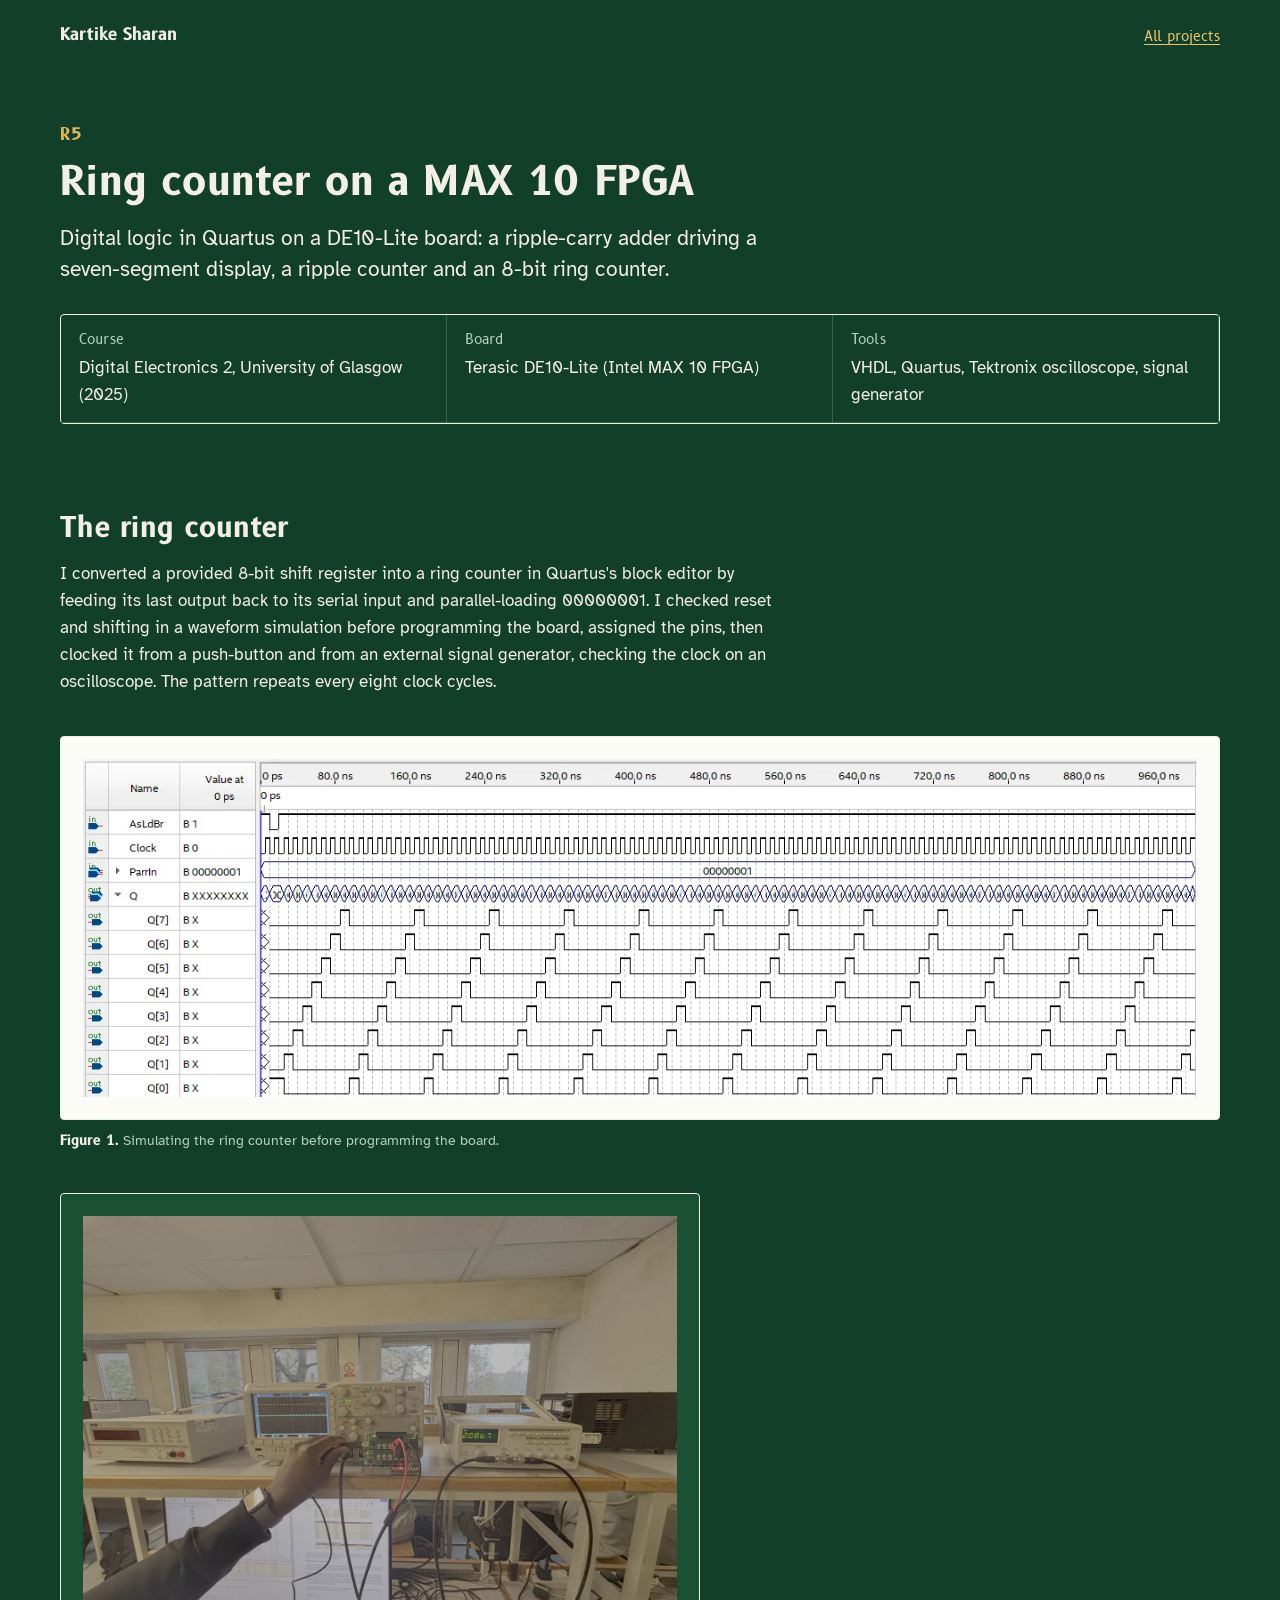
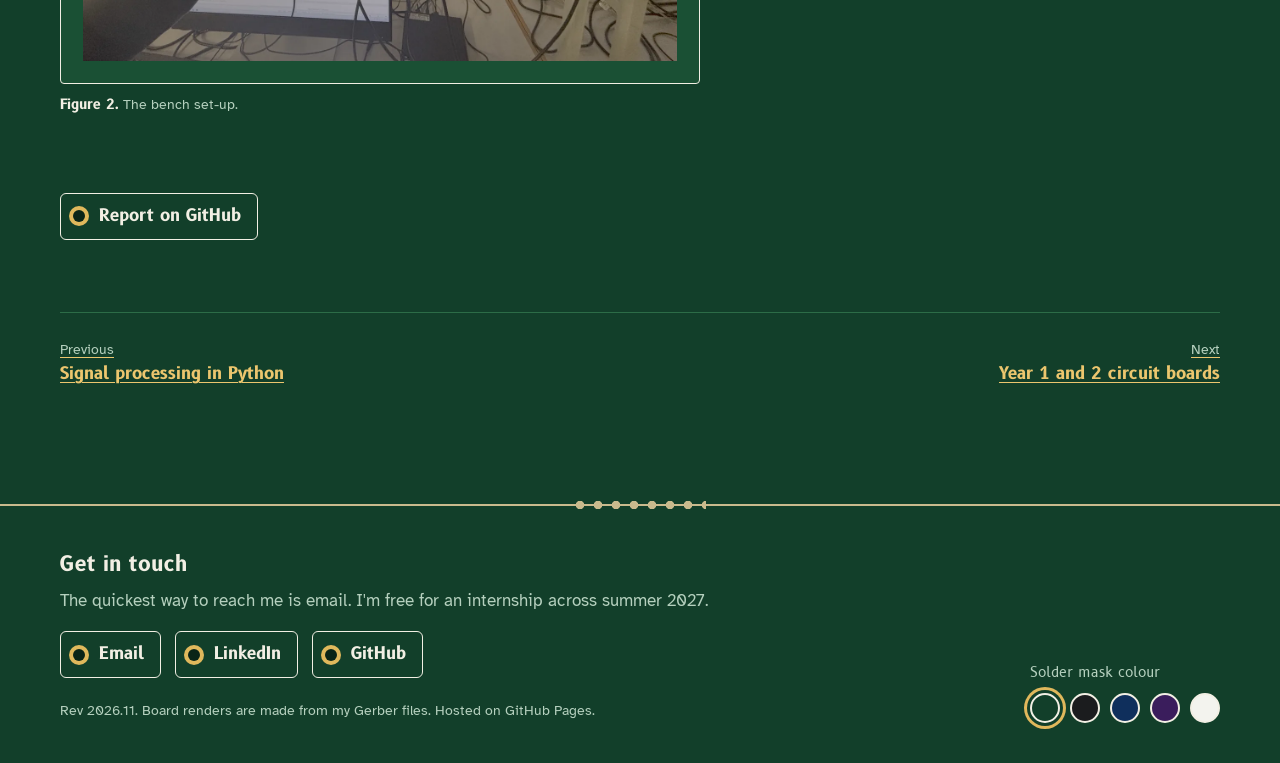
<file: projects/ring-counter.html>
<!doctype html>
<html lang="en-GB">
<head>
<meta charset="utf-8">
<meta name="viewport" content="width=device-width, initial-scale=1">
<title>Ring counter on a MAX 10 FPGA: Kartike Sharan</title>
<meta name="description" content="Digital logic in Quartus on a DE10-Lite board: a ripple-carry adder driving a seven-segment display, a ripple counter and an 8-bit ring counter.">
<meta name="author" content="Kartike Sharan">
<meta name="theme-color" content="#123f2a">
<link rel="canonical" href="https://kartikesharan.github.io/projects/ring-counter.html">
<meta property="og:type" content="website">
<meta property="og:title" content="Ring counter on a MAX 10 FPGA: Kartike Sharan">
<meta property="og:description" content="Digital logic in Quartus on a DE10-Lite board: a ripple-carry adder driving a seven-segment display, a ripple counter and an 8-bit ring counter.">
<meta property="og:url" content="https://kartikesharan.github.io/projects/ring-counter.html">
<meta property="og:image" content="https://kartikesharan.github.io/assets/img/og.png">
<meta name="twitter:card" content="summary_large_image">
<link rel="icon" href="../favicon.svg" type="image/svg+xml">
<link rel="preload" href="../assets/fonts/b612-latin-700-normal.woff2" as="font" type="font/woff2" crossorigin>
<link rel="preload" href="../assets/fonts/atkinson-hyperlegible-latin-400-normal.woff2" as="font" type="font/woff2" crossorigin>
<link rel="stylesheet" href="../assets/css/site.css">
<script>try{var m=localStorage.getItem('mask');if(m&&m!=='green')document.documentElement.setAttribute('data-mask',m);}catch(e){}</script>
</head>
<body>
<a class="skip" href="#main">Skip to content</a>
<header class="topbar">
  <div class="wrap">
    <a class="home" href="../index.html">Kartike Sharan</a>
    <nav aria-label="Site"><a href="../index.html#projects">All projects</a></nav>
  </div>
</header>
<main id="main" class="wrap">
<div class="doc-head">
  <span class="ref">R5</span>
  <h1>Ring counter on a MAX 10 FPGA</h1>
  <p class="summary">Digital logic in Quartus on a DE10-Lite board: a ripple-carry adder driving a seven-segment display, a ripple counter and an 8-bit ring counter.</p>
  <dl class="facts">
  <div><dt>Course</dt><dd>Digital Electronics 2, University of Glasgow (2025)</dd></div>
  <div><dt>Board</dt><dd>Terasic DE10-Lite (Intel MAX 10 FPGA)</dd></div>
  <div><dt>Tools</dt><dd>VHDL, Quartus, Tektronix oscilloscope, signal generator</dd></div>
  </dl>
</div>
<article class="doc">

<section>
<h2>The ring counter</h2>
<div class="prose">
<p>I converted a provided 8-bit shift register into a ring counter in Quartus's block editor by feeding its last output back to its serial input and parallel-loading 00000001. I checked reset and shifting in a waveform simulation before programming the board, assigned the pins, then clocked it from a push-button and from an external signal generator, checking the clock on an oscilloscope. The pattern repeats every eight clock cycles.</p>
</div>
<figure class="fig ">
  <div class="frame paper"><img src="../assets/img/ring-simulation-waveform.webp" alt="Quartus waveform simulation of the ring counter shifting a single 1 through eight outputs" loading="lazy"></div>
  <figcaption><b>Figure 1.</b> Simulating the ring counter before programming the board.</figcaption>
</figure>
<figure class="fig narrow">
  <div class="frame"><img src="../assets/img/ring-fpga.webp" alt="Lab bench with a signal generator and oscilloscope connected to the FPGA board" loading="lazy"></div>
  <figcaption><b>Figure 2.</b> The bench set-up.</figcaption>
</figure>
</section>

<div class="links">
  <a class="pad-link" href="https://github.com/KartikeSharan/engineering-projects/tree/main/de2-vhdl-ring-counter">Report on GitHub</a>
</div>
</article>
<nav class="pager" aria-label="More projects"><a href="signal-processing.html" rel="prev"><span>Previous</span>Signal processing in Python</a><a href="year1-pcbs.html" rel="next" style="text-align:right"><span>Next</span>Year 1 and 2 circuit boards</a></nav>
</main>
<footer class="foot">
  <div class="wrap">
    <div>
      <h2>Get in touch</h2>
      <p class="muted">The quickest way to reach me is email. I'm free for an internship across summer 2027.</p>
      <div class="connector">
  
  <a class="pad-link" href="mailto:&#75;&#97;&#114;&#116;&#105;&#107;&#101;&#83;&#104;&#97;&#114;&#97;&#110;&#48;&#55;&#64;&#103;&#109;&#97;&#105;&#108;&#46;&#99;&#111;&#109;">Email</a>
  <a class="pad-link" href="https://www.linkedin.com/in/kartike-sharan/" rel="me">LinkedIn</a>
  <a class="pad-link" href="https://github.com/KartikeSharan" rel="me">GitHub</a>
</div>
      <small>Rev 2026.11. Board renders are made from my Gerber files. Hosted on GitHub Pages.</small>
    </div>
    <fieldset class="mask-picker">
      <legend>Solder mask colour</legend>
      <div class="swatches">
      <button type="button" data-mask="green" style="--sw:#123f2a" aria-pressed="true"><span class="label">Green</span></button>
      <button type="button" data-mask="black" style="--sw:#1b1c1e" aria-pressed="false"><span class="label">Matte black</span></button>
      <button type="button" data-mask="blue" style="--sw:#0f2f5c" aria-pressed="false"><span class="label">Blue</span></button>
      <button type="button" data-mask="purple" style="--sw:#3a1d5c" aria-pressed="false"><span class="label">Purple</span></button>
      <button type="button" data-mask="white" style="--sw:#f3f3ee" aria-pressed="false"><span class="label">White</span></button>
      </div>
    </fieldset>
  </div>
</footer>
<script src="../assets/js/site.js" defer></script>
</body>
</html>
</file>
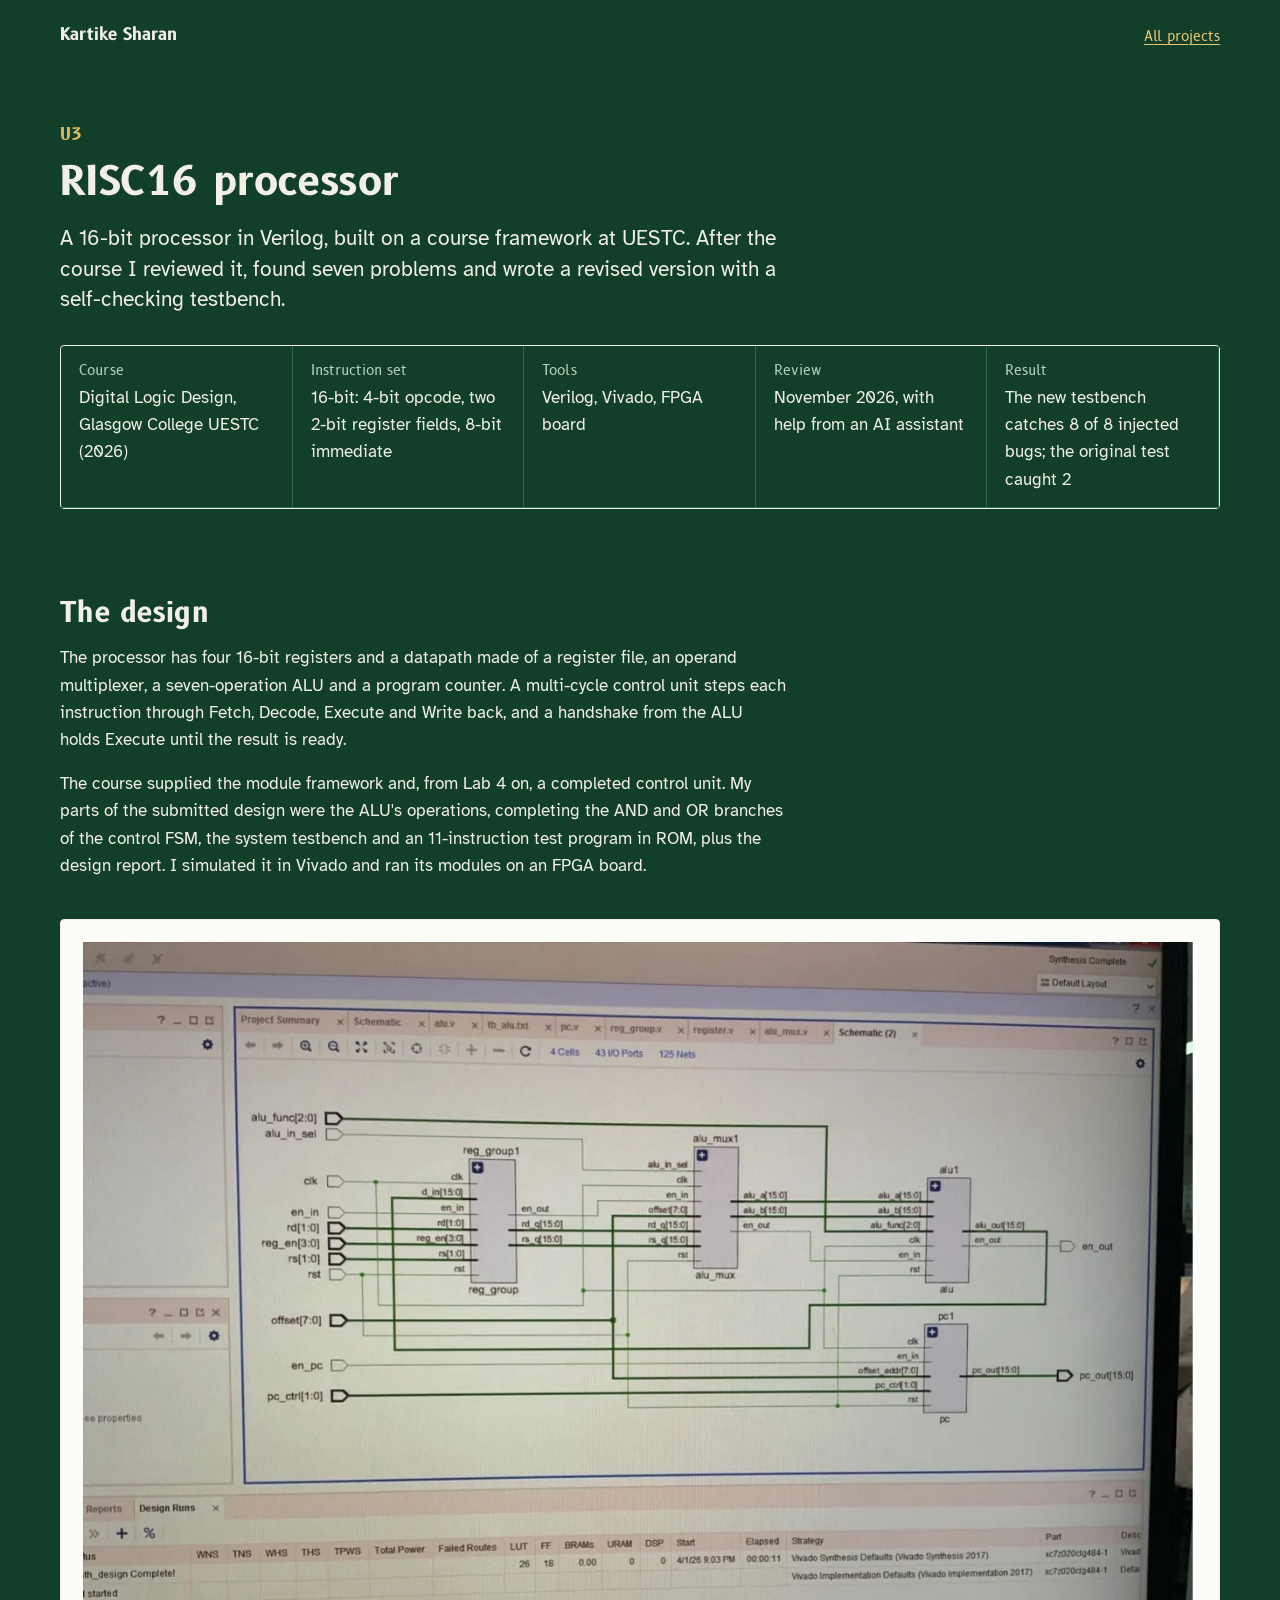
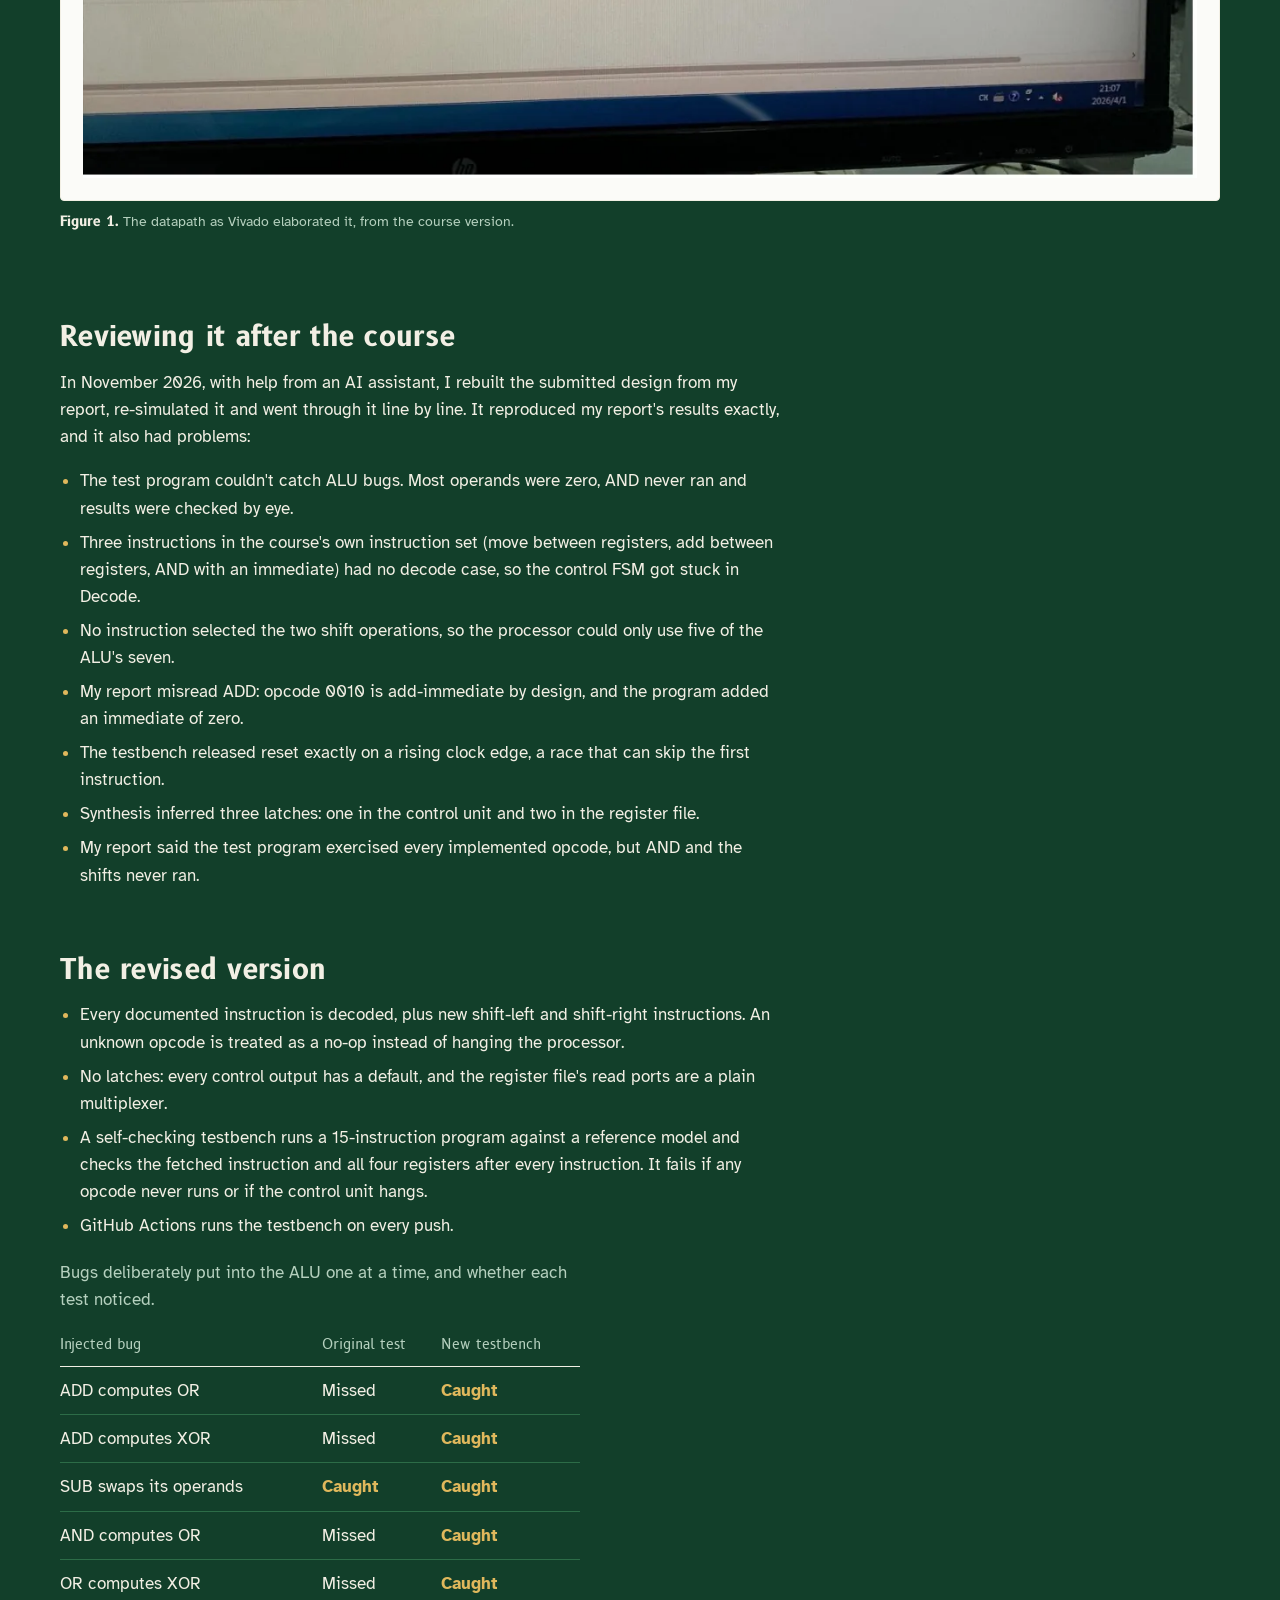
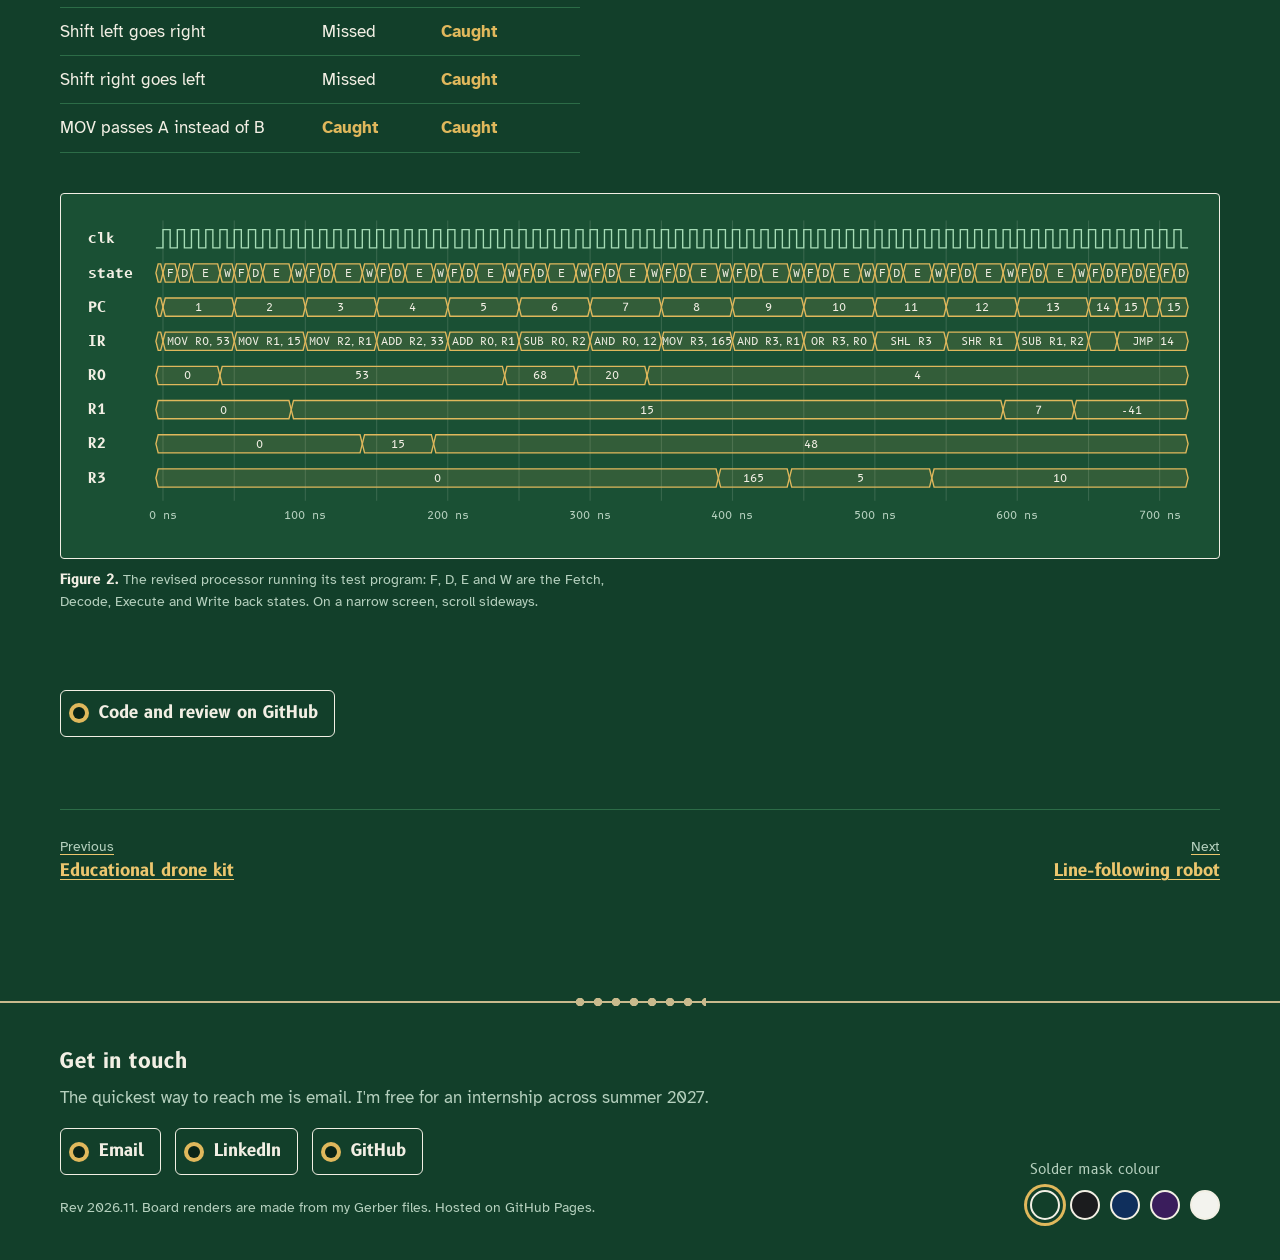
<file: projects/risc16-cpu.html>
<!doctype html>
<html lang="en-GB">
<head>
<meta charset="utf-8">
<meta name="viewport" content="width=device-width, initial-scale=1">
<title>RISC16 processor: Kartike Sharan</title>
<meta name="description" content="A 16-bit processor in Verilog, built on a course framework at UESTC. After the course I reviewed it, found seven problems and wrote a revised version with a self-checking testbench.">
<meta name="author" content="Kartike Sharan">
<meta name="theme-color" content="#123f2a">
<link rel="canonical" href="https://kartikesharan.github.io/projects/risc16-cpu.html">
<meta property="og:type" content="website">
<meta property="og:title" content="RISC16 processor: Kartike Sharan">
<meta property="og:description" content="A 16-bit processor in Verilog, built on a course framework at UESTC. After the course I reviewed it, found seven problems and wrote a revised version with a self-checking testbench.">
<meta property="og:url" content="https://kartikesharan.github.io/projects/risc16-cpu.html">
<meta property="og:image" content="https://kartikesharan.github.io/assets/img/og.png">
<meta name="twitter:card" content="summary_large_image">
<link rel="icon" href="../favicon.svg" type="image/svg+xml">
<link rel="preload" href="../assets/fonts/b612-latin-700-normal.woff2" as="font" type="font/woff2" crossorigin>
<link rel="preload" href="../assets/fonts/atkinson-hyperlegible-latin-400-normal.woff2" as="font" type="font/woff2" crossorigin>
<link rel="stylesheet" href="../assets/css/site.css">
<script>try{var m=localStorage.getItem('mask');if(m&&m!=='green')document.documentElement.setAttribute('data-mask',m);}catch(e){}</script>
</head>
<body>
<a class="skip" href="#main">Skip to content</a>
<header class="topbar">
  <div class="wrap">
    <a class="home" href="../index.html">Kartike Sharan</a>
    <nav aria-label="Site"><a href="../index.html#projects">All projects</a></nav>
  </div>
</header>
<main id="main" class="wrap">
<div class="doc-head">
  <span class="ref">U3</span>
  <h1>RISC16 processor</h1>
  <p class="summary">A 16-bit processor in Verilog, built on a course framework at UESTC. After the course I reviewed it, found seven problems and wrote a revised version with a self-checking testbench.</p>
  <dl class="facts">
  <div><dt>Course</dt><dd>Digital Logic Design, Glasgow College UESTC (2026)</dd></div>
  <div><dt>Instruction set</dt><dd>16-bit: 4-bit opcode, two 2-bit register fields, 8-bit immediate</dd></div>
  <div><dt>Tools</dt><dd>Verilog, Vivado, FPGA board</dd></div>
  <div><dt>Review</dt><dd>November 2026, with help from an AI assistant</dd></div>
  <div><dt>Result</dt><dd>The new testbench catches 8 of 8 injected bugs; the original test caught 2</dd></div>
  </dl>
</div>
<article class="doc">

<section>
<h2>The design</h2>
<div class="prose">
<p>The processor has four 16-bit registers and a datapath made of a register file, an operand multiplexer, a seven-operation ALU and a program counter. A multi-cycle control unit steps each instruction through Fetch, Decode, Execute and Write back, and a handshake from the ALU holds Execute until the result is ready.</p>
<p>The course supplied the module framework and, from Lab 4 on, a completed control unit. My parts of the submitted design were the ALU's operations, completing the AND and OR branches of the control FSM, the system testbench and an 11-instruction test program in ROM, plus the design report. I simulated it in Vivado and ran its modules on an FPGA board.</p>
</div>
<figure class="fig ">
  <div class="frame paper"><img src="../assets/img/cpu-rtl-datapath.webp" alt="Vivado RTL schematic of the processor datapath" loading="lazy"></div>
  <figcaption><b>Figure 1.</b> The datapath as Vivado elaborated it, from the course version.</figcaption>
</figure>
</section>

<section>
<h2>Reviewing it after the course</h2>
<div class="prose">
<p>In November 2026, with help from an AI assistant, I rebuilt the submitted design from my report, re-simulated it and went through it line by line. It reproduced my report's results exactly, and it also had problems:</p>
<ul>
<li>The test program couldn't catch ALU bugs. Most operands were zero, AND never ran and results were checked by eye.</li>
<li>Three instructions in the course's own instruction set (move between registers, add between registers, AND with an immediate) had no decode case, so the control FSM got stuck in Decode.</li>
<li>No instruction selected the two shift operations, so the processor could only use five of the ALU's seven.</li>
<li>My report misread ADD: opcode 0010 is add-immediate by design, and the program added an immediate of zero.</li>
<li>The testbench released reset exactly on a rising clock edge, a race that can skip the first instruction.</li>
<li>Synthesis inferred three latches: one in the control unit and two in the register file.</li>
<li>My report said the test program exercised every implemented opcode, but AND and the shifts never ran.</li>
</ul>
</div>
</section>

<section>
<h2>The revised version</h2>
<div class="prose">
<ul>
<li>Every documented instruction is decoded, plus new shift-left and shift-right instructions. An unknown opcode is treated as a no-op instead of hanging the processor.</li>
<li>No latches: every control output has a default, and the register file's read ports are a plain multiplexer.</li>
<li>A self-checking testbench runs a 15-instruction program against a reference model and checks the fetched instruction and all four registers after every instruction. It fails if any opcode never runs or if the control unit hangs.</li>
<li>GitHub Actions runs the testbench on every push.</li>
</ul>
</div>
<div class="table-wrap"><table class="data">
<caption class="muted" style="text-align:left;padding-bottom:10px">Bugs deliberately put into the ALU one at a time, and whether each test noticed.</caption>
<thead><tr><th scope="col">Injected bug</th><th scope="col">Original test</th><th scope="col">New testbench</th></tr></thead>
<tbody>
<tr><td>ADD computes OR</td><td class="">Missed</td><td class="yes">Caught</td></tr>
<tr><td>ADD computes XOR</td><td class="">Missed</td><td class="yes">Caught</td></tr>
<tr><td>SUB swaps its operands</td><td class="yes">Caught</td><td class="yes">Caught</td></tr>
<tr><td>AND computes OR</td><td class="">Missed</td><td class="yes">Caught</td></tr>
<tr><td>OR computes XOR</td><td class="">Missed</td><td class="yes">Caught</td></tr>
<tr><td>Shift left goes right</td><td class="">Missed</td><td class="yes">Caught</td></tr>
<tr><td>Shift right goes left</td><td class="">Missed</td><td class="yes">Caught</td></tr>
<tr><td>MOV passes A instead of B</td><td class="yes">Caught</td><td class="yes">Caught</td></tr>
</tbody></table></div>
<figure class="fig ">
  <div class="frame scroll"><svg xmlns="http://www.w3.org/2000/svg" viewBox="0 0 978 274" class="wave" role="img"><title>Simulation of the revised RISC16 processor running its test program: control state, program counter, instruction register and the four registers</title>
<line class="wv-grid" x1="70.2" y1="4" x2="70.2" y2="250"/>
<line class="wv-grid" x1="132.8" y1="4" x2="132.8" y2="250"/>
<line class="wv-grid" x1="195.2" y1="4" x2="195.2" y2="250"/>
<line class="wv-grid" x1="257.8" y1="4" x2="257.8" y2="250"/>
<line class="wv-grid" x1="320.2" y1="4" x2="320.2" y2="250"/>
<line class="wv-grid" x1="382.8" y1="4" x2="382.8" y2="250"/>
<line class="wv-grid" x1="445.2" y1="4" x2="445.2" y2="250"/>
<line class="wv-grid" x1="507.8" y1="4" x2="507.8" y2="250"/>
<line class="wv-grid" x1="570.2" y1="4" x2="570.2" y2="250"/>
<line class="wv-grid" x1="632.8" y1="4" x2="632.8" y2="250"/>
<line class="wv-grid" x1="695.2" y1="4" x2="695.2" y2="250"/>
<line class="wv-grid" x1="757.8" y1="4" x2="757.8" y2="250"/>
<line class="wv-grid" x1="820.2" y1="4" x2="820.2" y2="250"/>
<line class="wv-grid" x1="882.8" y1="4" x2="882.8" y2="250"/>
<line class="wv-grid" x1="945.2" y1="4" x2="945.2" y2="250"/>
<text class="wv-name" x="4" y="24">clk</text>
<path class="wv-clk" d="M64.0,28 H70.2 V12 H76.5 V28 H82.8 V12 H89.0 V28 H95.2 V12 H101.5 V28 H107.8 V12 H114.0 V28 H120.2 V12 H126.5 V28 H132.8 V12 H139.0 V28 H145.2 V12 H151.5 V28 H157.8 V12 H164.0 V28 H170.2 V12 H176.5 V28 H182.8 V12 H189.0 V28 H195.2 V12 H201.5 V28 H207.8 V12 H214.0 V28 H220.2 V12 H226.5 V28 H232.8 V12 H239.0 V28 H245.2 V12 H251.5 V28 H257.8 V12 H264.0 V28 H270.2 V12 H276.5 V28 H282.8 V12 H289.0 V28 H295.2 V12 H301.5 V28 H307.8 V12 H314.0 V28 H320.2 V12 H326.5 V28 H332.8 V12 H339.0 V28 H345.2 V12 H351.5 V28 H357.8 V12 H364.0 V28 H370.2 V12 H376.5 V28 H382.8 V12 H389.0 V28 H395.2 V12 H401.5 V28 H407.8 V12 H414.0 V28 H420.2 V12 H426.5 V28 H432.8 V12 H439.0 V28 H445.2 V12 H451.5 V28 H457.8 V12 H464.0 V28 H470.2 V12 H476.5 V28 H482.8 V12 H489.0 V28 H495.2 V12 H501.5 V28 H507.8 V12 H514.0 V28 H520.2 V12 H526.5 V28 H532.8 V12 H539.0 V28 H545.2 V12 H551.5 V28 H557.8 V12 H564.0 V28 H570.2 V12 H576.5 V28 H582.8 V12 H589.0 V28 H595.2 V12 H601.5 V28 H607.8 V12 H614.0 V28 H620.2 V12 H626.5 V28 H632.8 V12 H639.0 V28 H645.2 V12 H651.5 V28 H657.8 V12 H664.0 V28 H670.2 V12 H676.5 V28 H682.8 V12 H689.0 V28 H695.2 V12 H701.5 V28 H707.8 V12 H714.0 V28 H720.2 V12 H726.5 V28 H732.8 V12 H739.0 V28 H745.2 V12 H751.5 V28 H757.8 V12 H764.0 V28 H770.2 V12 H776.5 V28 H782.8 V12 H789.0 V28 H795.2 V12 H801.5 V28 H807.8 V12 H814.0 V28 H820.2 V12 H826.5 V28 H832.8 V12 H839.0 V28 H845.2 V12 H851.5 V28 H857.8 V12 H864.0 V28 H870.2 V12 H876.5 V28 H882.8 V12 H889.0 V28 H895.2 V12 H901.5 V28 H907.8 V12 H914.0 V28 H920.2 V12 H926.5 V28 H932.8 V12 H939.0 V28 H945.2 V12 H951.5 V28 H957.8 V12 H964.0 V28 H970.2"/>
<text class="wv-name" x="4" y="54">state</text>
<path class="wv-bus" d="M66.0,42 H68.2 L70.2,50 L68.2,58 H66.0 L64.0,50 Z"/>
<path class="wv-bus" d="M72.2,42 H80.8 L82.8,50 L80.8,58 H72.2 L70.2,50 Z"/>
<text class="wv-val" x="76.5" y="53.5" text-anchor="middle">F</text>
<path class="wv-bus" d="M84.8,42 H93.2 L95.2,50 L93.2,58 H84.8 L82.8,50 Z"/>
<text class="wv-val" x="89.0" y="53.5" text-anchor="middle">D</text>
<path class="wv-bus" d="M97.2,42 H118.2 L120.2,50 L118.2,58 H97.2 L95.2,50 Z"/>
<text class="wv-val" x="107.8" y="53.5" text-anchor="middle">E</text>
<path class="wv-bus" d="M122.2,42 H130.8 L132.8,50 L130.8,58 H122.2 L120.2,50 Z"/>
<text class="wv-val" x="126.5" y="53.5" text-anchor="middle">W</text>
<path class="wv-bus" d="M134.8,42 H143.2 L145.2,50 L143.2,58 H134.8 L132.8,50 Z"/>
<text class="wv-val" x="139.0" y="53.5" text-anchor="middle">F</text>
<path class="wv-bus" d="M147.2,42 H155.8 L157.8,50 L155.8,58 H147.2 L145.2,50 Z"/>
<text class="wv-val" x="151.5" y="53.5" text-anchor="middle">D</text>
<path class="wv-bus" d="M159.8,42 H180.8 L182.8,50 L180.8,58 H159.8 L157.8,50 Z"/>
<text class="wv-val" x="170.2" y="53.5" text-anchor="middle">E</text>
<path class="wv-bus" d="M184.8,42 H193.2 L195.2,50 L193.2,58 H184.8 L182.8,50 Z"/>
<text class="wv-val" x="189.0" y="53.5" text-anchor="middle">W</text>
<path class="wv-bus" d="M197.2,42 H205.8 L207.8,50 L205.8,58 H197.2 L195.2,50 Z"/>
<text class="wv-val" x="201.5" y="53.5" text-anchor="middle">F</text>
<path class="wv-bus" d="M209.8,42 H218.2 L220.2,50 L218.2,58 H209.8 L207.8,50 Z"/>
<text class="wv-val" x="214.0" y="53.5" text-anchor="middle">D</text>
<path class="wv-bus" d="M222.2,42 H243.2 L245.2,50 L243.2,58 H222.2 L220.2,50 Z"/>
<text class="wv-val" x="232.8" y="53.5" text-anchor="middle">E</text>
<path class="wv-bus" d="M247.2,42 H255.8 L257.8,50 L255.8,58 H247.2 L245.2,50 Z"/>
<text class="wv-val" x="251.5" y="53.5" text-anchor="middle">W</text>
<path class="wv-bus" d="M259.8,42 H268.2 L270.2,50 L268.2,58 H259.8 L257.8,50 Z"/>
<text class="wv-val" x="264.0" y="53.5" text-anchor="middle">F</text>
<path class="wv-bus" d="M272.2,42 H280.8 L282.8,50 L280.8,58 H272.2 L270.2,50 Z"/>
<text class="wv-val" x="276.5" y="53.5" text-anchor="middle">D</text>
<path class="wv-bus" d="M284.8,42 H305.8 L307.8,50 L305.8,58 H284.8 L282.8,50 Z"/>
<text class="wv-val" x="295.2" y="53.5" text-anchor="middle">E</text>
<path class="wv-bus" d="M309.8,42 H318.2 L320.2,50 L318.2,58 H309.8 L307.8,50 Z"/>
<text class="wv-val" x="314.0" y="53.5" text-anchor="middle">W</text>
<path class="wv-bus" d="M322.2,42 H330.8 L332.8,50 L330.8,58 H322.2 L320.2,50 Z"/>
<text class="wv-val" x="326.5" y="53.5" text-anchor="middle">F</text>
<path class="wv-bus" d="M334.8,42 H343.2 L345.2,50 L343.2,58 H334.8 L332.8,50 Z"/>
<text class="wv-val" x="339.0" y="53.5" text-anchor="middle">D</text>
<path class="wv-bus" d="M347.2,42 H368.2 L370.2,50 L368.2,58 H347.2 L345.2,50 Z"/>
<text class="wv-val" x="357.8" y="53.5" text-anchor="middle">E</text>
<path class="wv-bus" d="M372.2,42 H380.8 L382.8,50 L380.8,58 H372.2 L370.2,50 Z"/>
<text class="wv-val" x="376.5" y="53.5" text-anchor="middle">W</text>
<path class="wv-bus" d="M384.8,42 H393.2 L395.2,50 L393.2,58 H384.8 L382.8,50 Z"/>
<text class="wv-val" x="389.0" y="53.5" text-anchor="middle">F</text>
<path class="wv-bus" d="M397.2,42 H405.8 L407.8,50 L405.8,58 H397.2 L395.2,50 Z"/>
<text class="wv-val" x="401.5" y="53.5" text-anchor="middle">D</text>
<path class="wv-bus" d="M409.8,42 H430.8 L432.8,50 L430.8,58 H409.8 L407.8,50 Z"/>
<text class="wv-val" x="420.2" y="53.5" text-anchor="middle">E</text>
<path class="wv-bus" d="M434.8,42 H443.2 L445.2,50 L443.2,58 H434.8 L432.8,50 Z"/>
<text class="wv-val" x="439.0" y="53.5" text-anchor="middle">W</text>
<path class="wv-bus" d="M447.2,42 H455.8 L457.8,50 L455.8,58 H447.2 L445.2,50 Z"/>
<text class="wv-val" x="451.5" y="53.5" text-anchor="middle">F</text>
<path class="wv-bus" d="M459.8,42 H468.2 L470.2,50 L468.2,58 H459.8 L457.8,50 Z"/>
<text class="wv-val" x="464.0" y="53.5" text-anchor="middle">D</text>
<path class="wv-bus" d="M472.2,42 H493.2 L495.2,50 L493.2,58 H472.2 L470.2,50 Z"/>
<text class="wv-val" x="482.8" y="53.5" text-anchor="middle">E</text>
<path class="wv-bus" d="M497.2,42 H505.8 L507.8,50 L505.8,58 H497.2 L495.2,50 Z"/>
<text class="wv-val" x="501.5" y="53.5" text-anchor="middle">W</text>
<path class="wv-bus" d="M509.8,42 H518.2 L520.2,50 L518.2,58 H509.8 L507.8,50 Z"/>
<text class="wv-val" x="514.0" y="53.5" text-anchor="middle">F</text>
<path class="wv-bus" d="M522.2,42 H530.8 L532.8,50 L530.8,58 H522.2 L520.2,50 Z"/>
<text class="wv-val" x="526.5" y="53.5" text-anchor="middle">D</text>
<path class="wv-bus" d="M534.8,42 H555.8 L557.8,50 L555.8,58 H534.8 L532.8,50 Z"/>
<text class="wv-val" x="545.2" y="53.5" text-anchor="middle">E</text>
<path class="wv-bus" d="M559.8,42 H568.2 L570.2,50 L568.2,58 H559.8 L557.8,50 Z"/>
<text class="wv-val" x="564.0" y="53.5" text-anchor="middle">W</text>
<path class="wv-bus" d="M572.2,42 H580.8 L582.8,50 L580.8,58 H572.2 L570.2,50 Z"/>
<text class="wv-val" x="576.5" y="53.5" text-anchor="middle">F</text>
<path class="wv-bus" d="M584.8,42 H593.2 L595.2,50 L593.2,58 H584.8 L582.8,50 Z"/>
<text class="wv-val" x="589.0" y="53.5" text-anchor="middle">D</text>
<path class="wv-bus" d="M597.2,42 H618.2 L620.2,50 L618.2,58 H597.2 L595.2,50 Z"/>
<text class="wv-val" x="607.8" y="53.5" text-anchor="middle">E</text>
<path class="wv-bus" d="M622.2,42 H630.8 L632.8,50 L630.8,58 H622.2 L620.2,50 Z"/>
<text class="wv-val" x="626.5" y="53.5" text-anchor="middle">W</text>
<path class="wv-bus" d="M634.8,42 H643.2 L645.2,50 L643.2,58 H634.8 L632.8,50 Z"/>
<text class="wv-val" x="639.0" y="53.5" text-anchor="middle">F</text>
<path class="wv-bus" d="M647.2,42 H655.8 L657.8,50 L655.8,58 H647.2 L645.2,50 Z"/>
<text class="wv-val" x="651.5" y="53.5" text-anchor="middle">D</text>
<path class="wv-bus" d="M659.8,42 H680.8 L682.8,50 L680.8,58 H659.8 L657.8,50 Z"/>
<text class="wv-val" x="670.2" y="53.5" text-anchor="middle">E</text>
<path class="wv-bus" d="M684.8,42 H693.2 L695.2,50 L693.2,58 H684.8 L682.8,50 Z"/>
<text class="wv-val" x="689.0" y="53.5" text-anchor="middle">W</text>
<path class="wv-bus" d="M697.2,42 H705.8 L707.8,50 L705.8,58 H697.2 L695.2,50 Z"/>
<text class="wv-val" x="701.5" y="53.5" text-anchor="middle">F</text>
<path class="wv-bus" d="M709.8,42 H718.2 L720.2,50 L718.2,58 H709.8 L707.8,50 Z"/>
<text class="wv-val" x="714.0" y="53.5" text-anchor="middle">D</text>
<path class="wv-bus" d="M722.2,42 H743.2 L745.2,50 L743.2,58 H722.2 L720.2,50 Z"/>
<text class="wv-val" x="732.8" y="53.5" text-anchor="middle">E</text>
<path class="wv-bus" d="M747.2,42 H755.8 L757.8,50 L755.8,58 H747.2 L745.2,50 Z"/>
<text class="wv-val" x="751.5" y="53.5" text-anchor="middle">W</text>
<path class="wv-bus" d="M759.8,42 H768.2 L770.2,50 L768.2,58 H759.8 L757.8,50 Z"/>
<text class="wv-val" x="764.0" y="53.5" text-anchor="middle">F</text>
<path class="wv-bus" d="M772.2,42 H780.8 L782.8,50 L780.8,58 H772.2 L770.2,50 Z"/>
<text class="wv-val" x="776.5" y="53.5" text-anchor="middle">D</text>
<path class="wv-bus" d="M784.8,42 H805.8 L807.8,50 L805.8,58 H784.8 L782.8,50 Z"/>
<text class="wv-val" x="795.2" y="53.5" text-anchor="middle">E</text>
<path class="wv-bus" d="M809.8,42 H818.2 L820.2,50 L818.2,58 H809.8 L807.8,50 Z"/>
<text class="wv-val" x="814.0" y="53.5" text-anchor="middle">W</text>
<path class="wv-bus" d="M822.2,42 H830.8 L832.8,50 L830.8,58 H822.2 L820.2,50 Z"/>
<text class="wv-val" x="826.5" y="53.5" text-anchor="middle">F</text>
<path class="wv-bus" d="M834.8,42 H843.2 L845.2,50 L843.2,58 H834.8 L832.8,50 Z"/>
<text class="wv-val" x="839.0" y="53.5" text-anchor="middle">D</text>
<path class="wv-bus" d="M847.2,42 H868.2 L870.2,50 L868.2,58 H847.2 L845.2,50 Z"/>
<text class="wv-val" x="857.8" y="53.5" text-anchor="middle">E</text>
<path class="wv-bus" d="M872.2,42 H880.8 L882.8,50 L880.8,58 H872.2 L870.2,50 Z"/>
<text class="wv-val" x="876.5" y="53.5" text-anchor="middle">W</text>
<path class="wv-bus" d="M884.8,42 H893.2 L895.2,50 L893.2,58 H884.8 L882.8,50 Z"/>
<text class="wv-val" x="889.0" y="53.5" text-anchor="middle">F</text>
<path class="wv-bus" d="M897.2,42 H905.8 L907.8,50 L905.8,58 H897.2 L895.2,50 Z"/>
<text class="wv-val" x="901.5" y="53.5" text-anchor="middle">D</text>
<path class="wv-bus" d="M909.8,42 H918.2 L920.2,50 L918.2,58 H909.8 L907.8,50 Z"/>
<text class="wv-val" x="914.0" y="53.5" text-anchor="middle">F</text>
<path class="wv-bus" d="M922.2,42 H930.8 L932.8,50 L930.8,58 H922.2 L920.2,50 Z"/>
<text class="wv-val" x="926.5" y="53.5" text-anchor="middle">D</text>
<path class="wv-bus" d="M934.8,42 H943.2 L945.2,50 L943.2,58 H934.8 L932.8,50 Z"/>
<text class="wv-val" x="939.0" y="53.5" text-anchor="middle">E</text>
<path class="wv-bus" d="M947.2,42 H955.8 L957.8,50 L955.8,58 H947.2 L945.2,50 Z"/>
<text class="wv-val" x="951.5" y="53.5" text-anchor="middle">F</text>
<path class="wv-bus" d="M959.8,42 H968.2 L970.2,50 L968.2,58 H959.8 L957.8,50 Z"/>
<text class="wv-val" x="964.0" y="53.5" text-anchor="middle">D</text>
<text class="wv-name" x="4" y="84">PC</text>
<path class="wv-bus" d="M66.0,72 H68.2 L70.2,80 L68.2,88 H66.0 L64.0,80 Z"/>
<path class="wv-bus" d="M72.2,72 H130.8 L132.8,80 L130.8,88 H72.2 L70.2,80 Z"/>
<text class="wv-val" x="101.5" y="83.5" text-anchor="middle">1</text>
<path class="wv-bus" d="M134.8,72 H193.2 L195.2,80 L193.2,88 H134.8 L132.8,80 Z"/>
<text class="wv-val" x="164.0" y="83.5" text-anchor="middle">2</text>
<path class="wv-bus" d="M197.2,72 H255.8 L257.8,80 L255.8,88 H197.2 L195.2,80 Z"/>
<text class="wv-val" x="226.5" y="83.5" text-anchor="middle">3</text>
<path class="wv-bus" d="M259.8,72 H318.2 L320.2,80 L318.2,88 H259.8 L257.8,80 Z"/>
<text class="wv-val" x="289.0" y="83.5" text-anchor="middle">4</text>
<path class="wv-bus" d="M322.2,72 H380.8 L382.8,80 L380.8,88 H322.2 L320.2,80 Z"/>
<text class="wv-val" x="351.5" y="83.5" text-anchor="middle">5</text>
<path class="wv-bus" d="M384.8,72 H443.2 L445.2,80 L443.2,88 H384.8 L382.8,80 Z"/>
<text class="wv-val" x="414.0" y="83.5" text-anchor="middle">6</text>
<path class="wv-bus" d="M447.2,72 H505.8 L507.8,80 L505.8,88 H447.2 L445.2,80 Z"/>
<text class="wv-val" x="476.5" y="83.5" text-anchor="middle">7</text>
<path class="wv-bus" d="M509.8,72 H568.2 L570.2,80 L568.2,88 H509.8 L507.8,80 Z"/>
<text class="wv-val" x="539.0" y="83.5" text-anchor="middle">8</text>
<path class="wv-bus" d="M572.2,72 H630.8 L632.8,80 L630.8,88 H572.2 L570.2,80 Z"/>
<text class="wv-val" x="601.5" y="83.5" text-anchor="middle">9</text>
<path class="wv-bus" d="M634.8,72 H693.2 L695.2,80 L693.2,88 H634.8 L632.8,80 Z"/>
<text class="wv-val" x="664.0" y="83.5" text-anchor="middle">10</text>
<path class="wv-bus" d="M697.2,72 H755.8 L757.8,80 L755.8,88 H697.2 L695.2,80 Z"/>
<text class="wv-val" x="726.5" y="83.5" text-anchor="middle">11</text>
<path class="wv-bus" d="M759.8,72 H818.2 L820.2,80 L818.2,88 H759.8 L757.8,80 Z"/>
<text class="wv-val" x="789.0" y="83.5" text-anchor="middle">12</text>
<path class="wv-bus" d="M822.2,72 H880.8 L882.8,80 L880.8,88 H822.2 L820.2,80 Z"/>
<text class="wv-val" x="851.5" y="83.5" text-anchor="middle">13</text>
<path class="wv-bus" d="M884.8,72 H905.8 L907.8,80 L905.8,88 H884.8 L882.8,80 Z"/>
<text class="wv-val" x="895.2" y="83.5" text-anchor="middle">14</text>
<path class="wv-bus" d="M909.8,72 H930.8 L932.8,80 L930.8,88 H909.8 L907.8,80 Z"/>
<text class="wv-val" x="920.2" y="83.5" text-anchor="middle">15</text>
<path class="wv-bus" d="M934.8,72 H943.2 L945.2,80 L943.2,88 H934.8 L932.8,80 Z"/>
<path class="wv-bus" d="M947.2,72 H968.2 L970.2,80 L968.2,88 H947.2 L945.2,80 Z"/>
<text class="wv-val" x="957.8" y="83.5" text-anchor="middle">15</text>
<text class="wv-name" x="4" y="114">IR</text>
<path class="wv-bus" d="M66.0,102 H68.2 L70.2,110 L68.2,118 H66.0 L64.0,110 Z"/>
<path class="wv-bus" d="M72.2,102 H130.8 L132.8,110 L130.8,118 H72.2 L70.2,110 Z"/>
<text class="wv-val" x="101.5" y="113.5" text-anchor="middle">MOV R0,53</text>
<path class="wv-bus" d="M134.8,102 H193.2 L195.2,110 L193.2,118 H134.8 L132.8,110 Z"/>
<text class="wv-val" x="164.0" y="113.5" text-anchor="middle">MOV R1,15</text>
<path class="wv-bus" d="M197.2,102 H255.8 L257.8,110 L255.8,118 H197.2 L195.2,110 Z"/>
<text class="wv-val" x="226.5" y="113.5" text-anchor="middle">MOV R2,R1</text>
<path class="wv-bus" d="M259.8,102 H318.2 L320.2,110 L318.2,118 H259.8 L257.8,110 Z"/>
<text class="wv-val" x="289.0" y="113.5" text-anchor="middle">ADD R2,33</text>
<path class="wv-bus" d="M322.2,102 H380.8 L382.8,110 L380.8,118 H322.2 L320.2,110 Z"/>
<text class="wv-val" x="351.5" y="113.5" text-anchor="middle">ADD R0,R1</text>
<path class="wv-bus" d="M384.8,102 H443.2 L445.2,110 L443.2,118 H384.8 L382.8,110 Z"/>
<text class="wv-val" x="414.0" y="113.5" text-anchor="middle">SUB R0,R2</text>
<path class="wv-bus" d="M447.2,102 H505.8 L507.8,110 L505.8,118 H447.2 L445.2,110 Z"/>
<text class="wv-val" x="476.5" y="113.5" text-anchor="middle">AND R0,12</text>
<path class="wv-bus" d="M509.8,102 H568.2 L570.2,110 L568.2,118 H509.8 L507.8,110 Z"/>
<text class="wv-val" x="539.0" y="113.5" text-anchor="middle">MOV R3,165</text>
<path class="wv-bus" d="M572.2,102 H630.8 L632.8,110 L630.8,118 H572.2 L570.2,110 Z"/>
<text class="wv-val" x="601.5" y="113.5" text-anchor="middle">AND R3,R1</text>
<path class="wv-bus" d="M634.8,102 H693.2 L695.2,110 L693.2,118 H634.8 L632.8,110 Z"/>
<text class="wv-val" x="664.0" y="113.5" text-anchor="middle">OR R3,R0</text>
<path class="wv-bus" d="M697.2,102 H755.8 L757.8,110 L755.8,118 H697.2 L695.2,110 Z"/>
<text class="wv-val" x="726.5" y="113.5" text-anchor="middle">SHL R3</text>
<path class="wv-bus" d="M759.8,102 H818.2 L820.2,110 L818.2,118 H759.8 L757.8,110 Z"/>
<text class="wv-val" x="789.0" y="113.5" text-anchor="middle">SHR R1</text>
<path class="wv-bus" d="M822.2,102 H880.8 L882.8,110 L880.8,118 H822.2 L820.2,110 Z"/>
<text class="wv-val" x="851.5" y="113.5" text-anchor="middle">SUB R1,R2</text>
<path class="wv-bus" d="M884.8,102 H905.8 L907.8,110 L905.8,118 H884.8 L882.8,110 Z"/>
<path class="wv-bus" d="M909.8,102 H968.2 L970.2,110 L968.2,118 H909.8 L907.8,110 Z"/>
<text class="wv-val" x="939.0" y="113.5" text-anchor="middle">JMP 14</text>
<text class="wv-name" x="4" y="144">R0</text>
<path class="wv-bus" d="M66.0,132 H118.2 L120.2,140 L118.2,148 H66.0 L64.0,140 Z"/>
<text class="wv-val" x="92.1" y="143.5" text-anchor="middle">0</text>
<path class="wv-bus" d="M122.2,132 H368.2 L370.2,140 L368.2,148 H122.2 L120.2,140 Z"/>
<text class="wv-val" x="245.2" y="143.5" text-anchor="middle">53</text>
<path class="wv-bus" d="M372.2,132 H430.8 L432.8,140 L430.8,148 H372.2 L370.2,140 Z"/>
<text class="wv-val" x="401.5" y="143.5" text-anchor="middle">68</text>
<path class="wv-bus" d="M434.8,132 H493.2 L495.2,140 L493.2,148 H434.8 L432.8,140 Z"/>
<text class="wv-val" x="464.0" y="143.5" text-anchor="middle">20</text>
<path class="wv-bus" d="M497.2,132 H968.2 L970.2,140 L968.2,148 H497.2 L495.2,140 Z"/>
<text class="wv-val" x="732.8" y="143.5" text-anchor="middle">4</text>
<text class="wv-name" x="4" y="174">R1</text>
<path class="wv-bus" d="M66.0,162 H180.8 L182.8,170 L180.8,178 H66.0 L64.0,170 Z"/>
<text class="wv-val" x="123.4" y="173.5" text-anchor="middle">0</text>
<path class="wv-bus" d="M184.8,162 H805.8 L807.8,170 L805.8,178 H184.8 L182.8,170 Z"/>
<text class="wv-val" x="495.2" y="173.5" text-anchor="middle">15</text>
<path class="wv-bus" d="M809.8,162 H868.2 L870.2,170 L868.2,178 H809.8 L807.8,170 Z"/>
<text class="wv-val" x="839.0" y="173.5" text-anchor="middle">7</text>
<path class="wv-bus" d="M872.2,162 H968.2 L970.2,170 L968.2,178 H872.2 L870.2,170 Z"/>
<text class="wv-val" x="920.2" y="173.5" text-anchor="middle">-41</text>
<text class="wv-name" x="4" y="204">R2</text>
<path class="wv-bus" d="M66.0,192 H243.2 L245.2,200 L243.2,208 H66.0 L64.0,200 Z"/>
<text class="wv-val" x="154.6" y="203.5" text-anchor="middle">0</text>
<path class="wv-bus" d="M247.2,192 H305.8 L307.8,200 L305.8,208 H247.2 L245.2,200 Z"/>
<text class="wv-val" x="276.5" y="203.5" text-anchor="middle">15</text>
<path class="wv-bus" d="M309.8,192 H968.2 L970.2,200 L968.2,208 H309.8 L307.8,200 Z"/>
<text class="wv-val" x="639.0" y="203.5" text-anchor="middle">48</text>
<text class="wv-name" x="4" y="234">R3</text>
<path class="wv-bus" d="M66.0,222 H555.8 L557.8,230 L555.8,238 H66.0 L64.0,230 Z"/>
<text class="wv-val" x="310.9" y="233.5" text-anchor="middle">0</text>
<path class="wv-bus" d="M559.8,222 H618.2 L620.2,230 L618.2,238 H559.8 L557.8,230 Z"/>
<text class="wv-val" x="589.0" y="233.5" text-anchor="middle">165</text>
<path class="wv-bus" d="M622.2,222 H743.2 L745.2,230 L743.2,238 H622.2 L620.2,230 Z"/>
<text class="wv-val" x="682.8" y="233.5" text-anchor="middle">5</text>
<path class="wv-bus" d="M747.2,222 H968.2 L970.2,230 L968.2,238 H747.2 L745.2,230 Z"/>
<text class="wv-val" x="857.8" y="233.5" text-anchor="middle">10</text>
<text class="wv-axis" x="70.2" y="266" text-anchor="middle">0 ns</text>
<text class="wv-axis" x="195.2" y="266" text-anchor="middle">100 ns</text>
<text class="wv-axis" x="320.2" y="266" text-anchor="middle">200 ns</text>
<text class="wv-axis" x="445.2" y="266" text-anchor="middle">300 ns</text>
<text class="wv-axis" x="570.2" y="266" text-anchor="middle">400 ns</text>
<text class="wv-axis" x="695.2" y="266" text-anchor="middle">500 ns</text>
<text class="wv-axis" x="820.2" y="266" text-anchor="middle">600 ns</text>
<text class="wv-axis" x="945.2" y="266" text-anchor="middle">700 ns</text>
</svg></div>
  <figcaption><b>Figure 2.</b> The revised processor running its test program: F, D, E and W are the Fetch, Decode, Execute and Write back states. On a narrow screen, scroll sideways.</figcaption>
</figure>
</section>

<div class="links">
  <a class="pad-link" href="https://github.com/KartikeSharan/engineering-projects/tree/main/risc16-cpu">Code and review on GitHub</a>
</div>
</article>
<nav class="pager" aria-label="More projects"><a href="drone-kit.html" rel="prev"><span>Previous</span>Educational drone kit</a><a href="line-following-robot.html" rel="next" style="text-align:right"><span>Next</span>Line-following robot</a></nav>
</main>
<footer class="foot">
  <div class="wrap">
    <div>
      <h2>Get in touch</h2>
      <p class="muted">The quickest way to reach me is email. I'm free for an internship across summer 2027.</p>
      <div class="connector">
  
  <a class="pad-link" href="mailto:&#75;&#97;&#114;&#116;&#105;&#107;&#101;&#83;&#104;&#97;&#114;&#97;&#110;&#48;&#55;&#64;&#103;&#109;&#97;&#105;&#108;&#46;&#99;&#111;&#109;">Email</a>
  <a class="pad-link" href="https://www.linkedin.com/in/kartike-sharan/" rel="me">LinkedIn</a>
  <a class="pad-link" href="https://github.com/KartikeSharan" rel="me">GitHub</a>
</div>
      <small>Rev 2026.11. Board renders are made from my Gerber files. Hosted on GitHub Pages.</small>
    </div>
    <fieldset class="mask-picker">
      <legend>Solder mask colour</legend>
      <div class="swatches">
      <button type="button" data-mask="green" style="--sw:#123f2a" aria-pressed="true"><span class="label">Green</span></button>
      <button type="button" data-mask="black" style="--sw:#1b1c1e" aria-pressed="false"><span class="label">Matte black</span></button>
      <button type="button" data-mask="blue" style="--sw:#0f2f5c" aria-pressed="false"><span class="label">Blue</span></button>
      <button type="button" data-mask="purple" style="--sw:#3a1d5c" aria-pressed="false"><span class="label">Purple</span></button>
      <button type="button" data-mask="white" style="--sw:#f3f3ee" aria-pressed="false"><span class="label">White</span></button>
      </div>
    </fieldset>
  </div>
</footer>
<script src="../assets/js/site.js" defer></script>
</body>
</html>
</file>
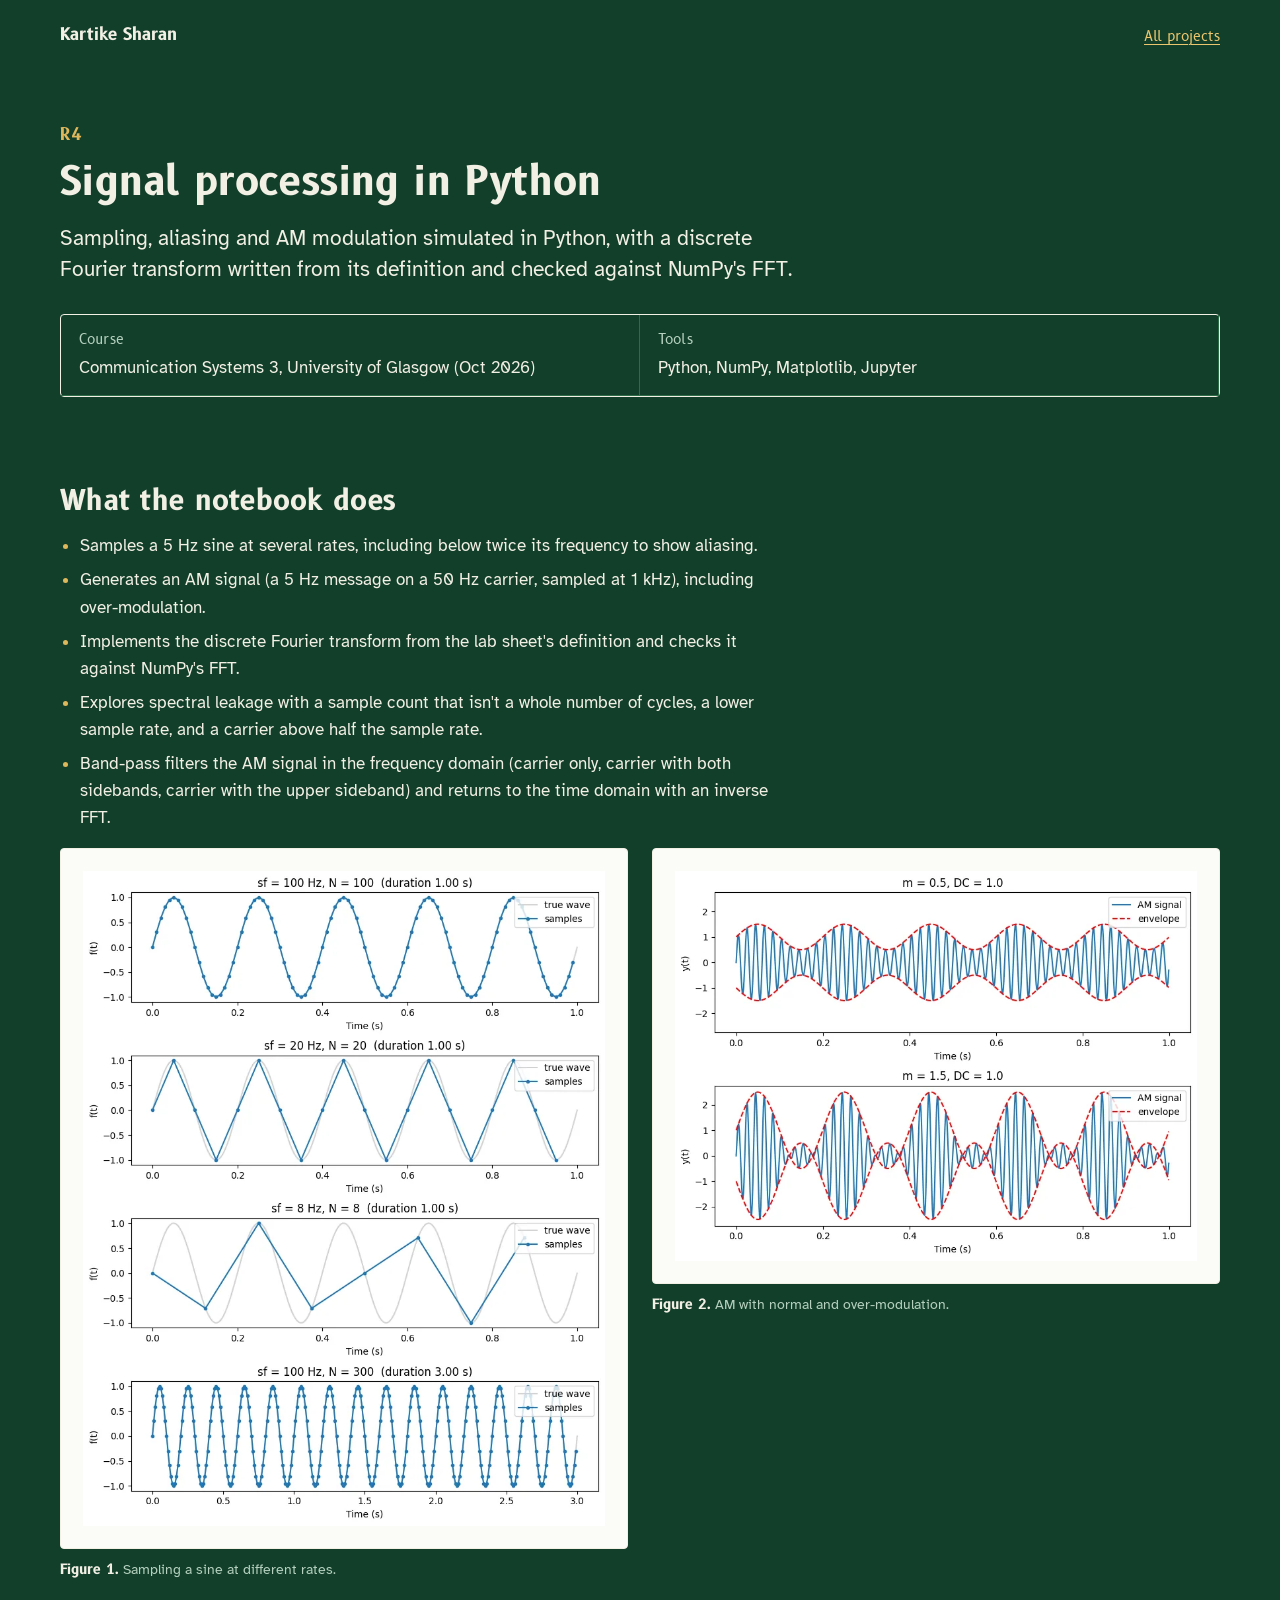
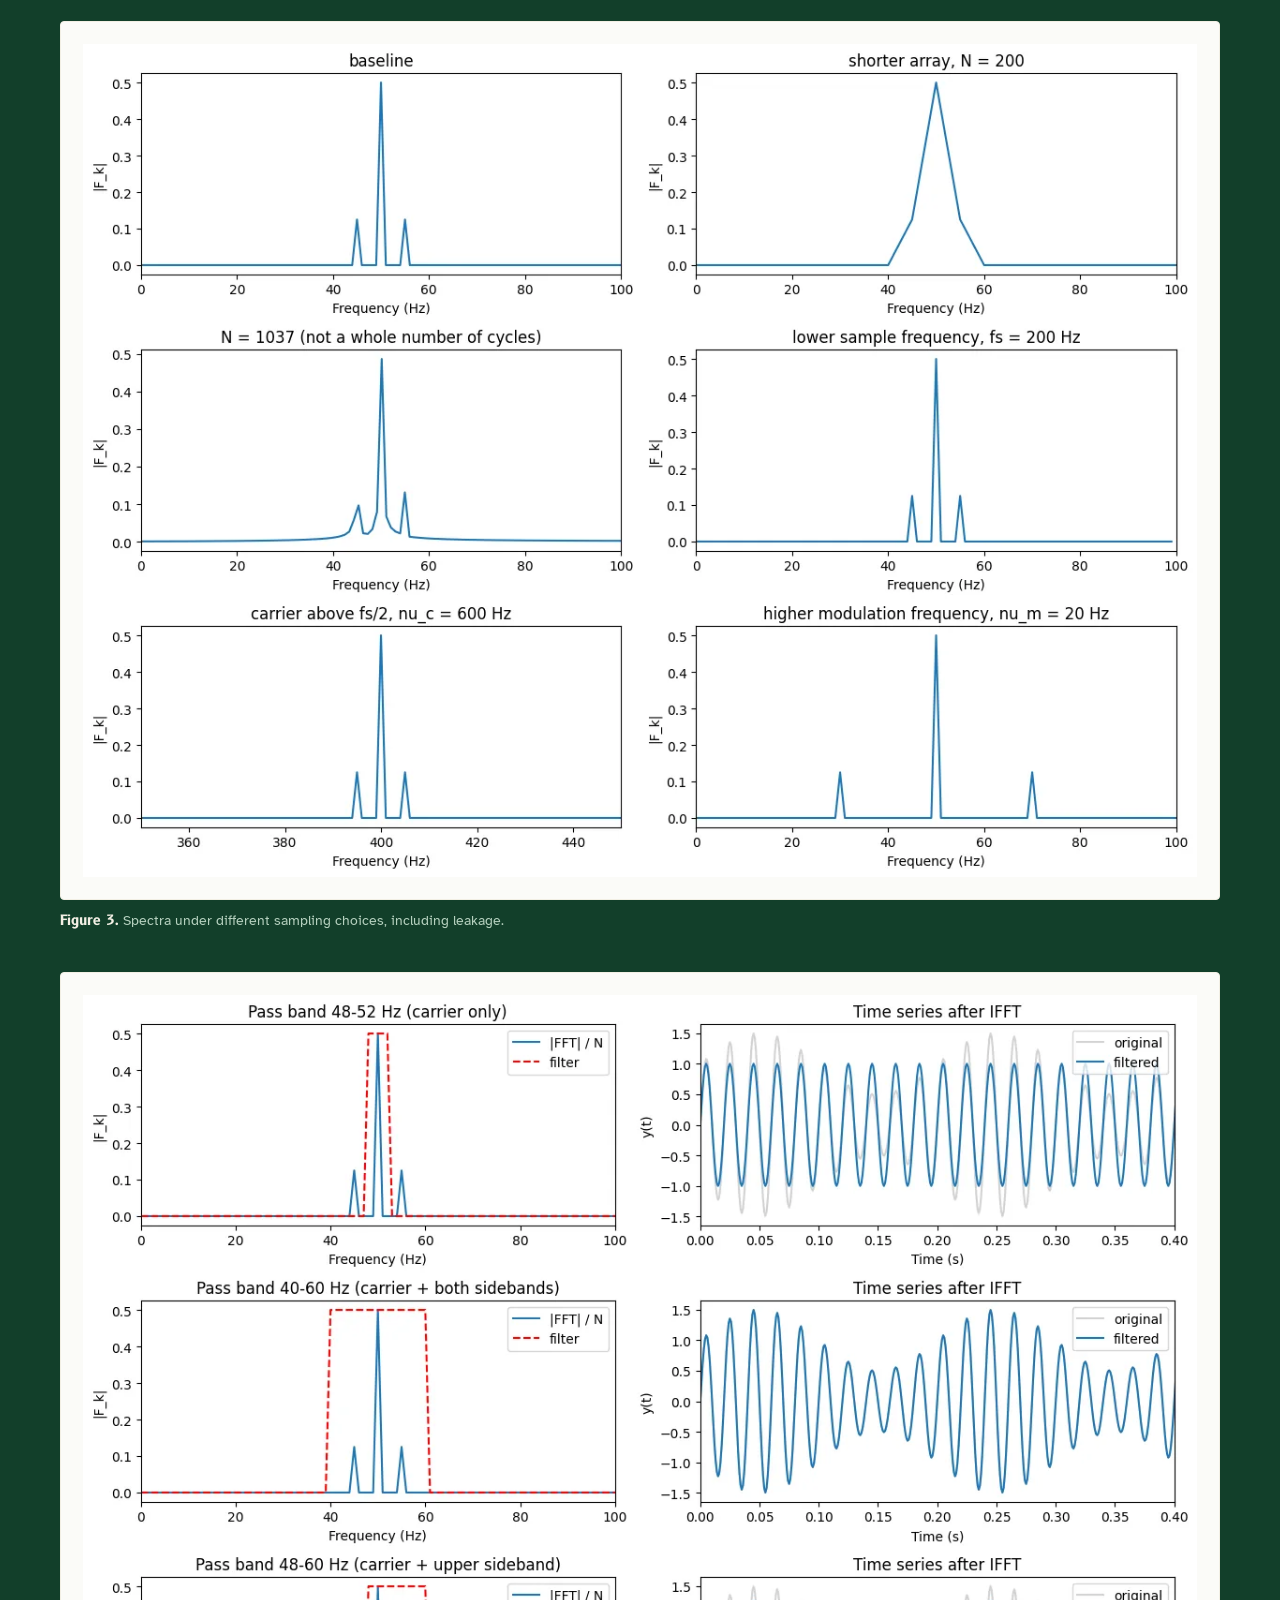
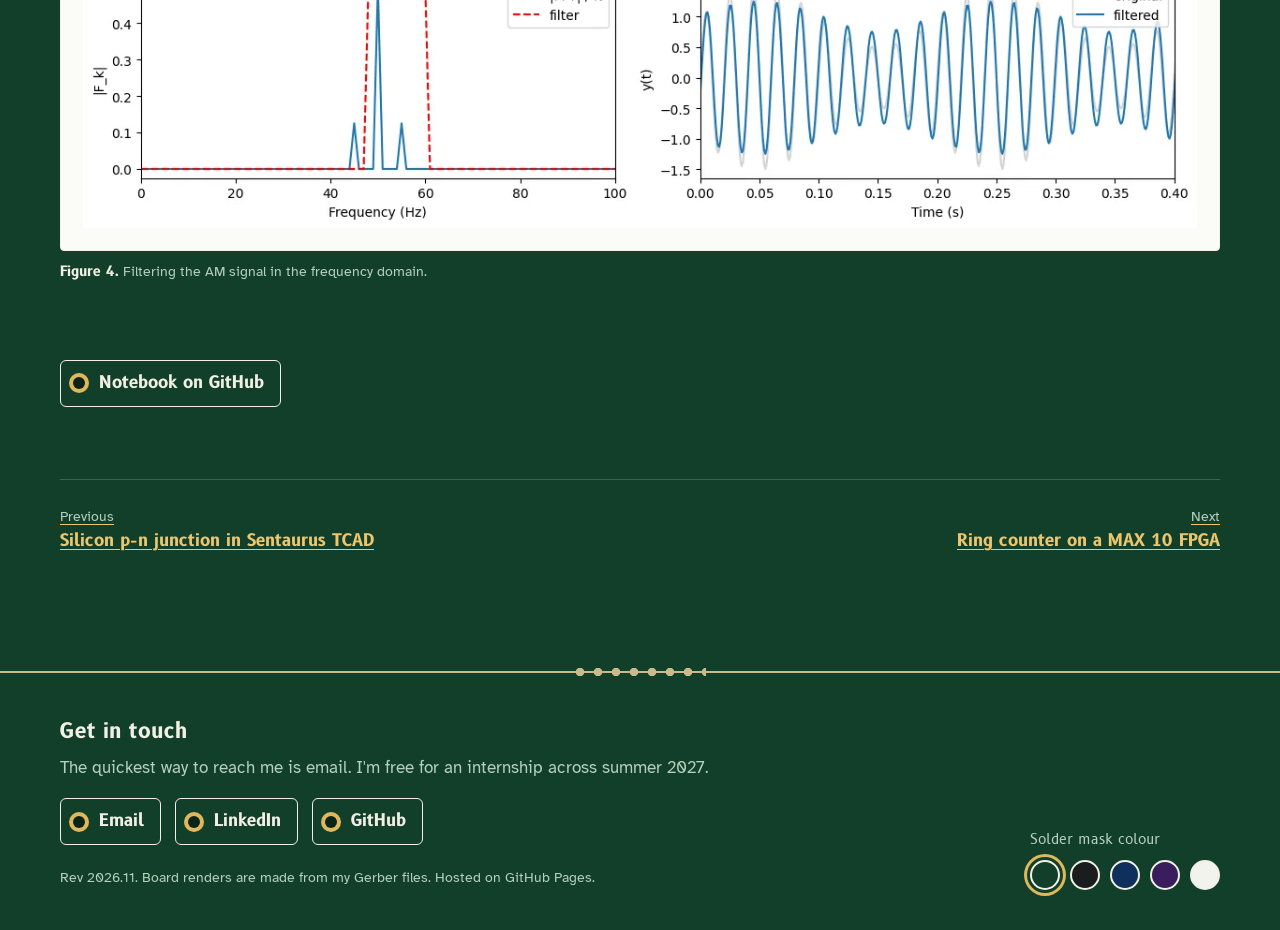
<file: projects/signal-processing.html>
<!doctype html>
<html lang="en-GB">
<head>
<meta charset="utf-8">
<meta name="viewport" content="width=device-width, initial-scale=1">
<title>Signal processing in Python: Kartike Sharan</title>
<meta name="description" content="Sampling, aliasing and AM modulation simulated in Python, with a discrete Fourier transform written from its definition and checked against NumPy's FFT.">
<meta name="author" content="Kartike Sharan">
<meta name="theme-color" content="#123f2a">
<link rel="canonical" href="https://kartikesharan.github.io/projects/signal-processing.html">
<meta property="og:type" content="website">
<meta property="og:title" content="Signal processing in Python: Kartike Sharan">
<meta property="og:description" content="Sampling, aliasing and AM modulation simulated in Python, with a discrete Fourier transform written from its definition and checked against NumPy's FFT.">
<meta property="og:url" content="https://kartikesharan.github.io/projects/signal-processing.html">
<meta property="og:image" content="https://kartikesharan.github.io/assets/img/og.png">
<meta name="twitter:card" content="summary_large_image">
<link rel="icon" href="../favicon.svg" type="image/svg+xml">
<link rel="preload" href="../assets/fonts/b612-latin-700-normal.woff2" as="font" type="font/woff2" crossorigin>
<link rel="preload" href="../assets/fonts/atkinson-hyperlegible-latin-400-normal.woff2" as="font" type="font/woff2" crossorigin>
<link rel="stylesheet" href="../assets/css/site.css">
<script>try{var m=localStorage.getItem('mask');if(m&&m!=='green')document.documentElement.setAttribute('data-mask',m);}catch(e){}</script>
</head>
<body>
<a class="skip" href="#main">Skip to content</a>
<header class="topbar">
  <div class="wrap">
    <a class="home" href="../index.html">Kartike Sharan</a>
    <nav aria-label="Site"><a href="../index.html#projects">All projects</a></nav>
  </div>
</header>
<main id="main" class="wrap">
<div class="doc-head">
  <span class="ref">R4</span>
  <h1>Signal processing in Python</h1>
  <p class="summary">Sampling, aliasing and AM modulation simulated in Python, with a discrete Fourier transform written from its definition and checked against NumPy's FFT.</p>
  <dl class="facts">
  <div><dt>Course</dt><dd>Communication Systems 3, University of Glasgow (Oct 2026)</dd></div>
  <div><dt>Tools</dt><dd>Python, NumPy, Matplotlib, Jupyter</dd></div>
  </dl>
</div>
<article class="doc">

<section>
<h2>What the notebook does</h2>
<div class="prose">
<ul>
<li>Samples a 5 Hz sine at several rates, including below twice its frequency to show aliasing.</li>
<li>Generates an AM signal (a 5 Hz message on a 50 Hz carrier, sampled at 1 kHz), including over-modulation.</li>
<li>Implements the discrete Fourier transform from the lab sheet's definition and checks it against NumPy's FFT.</li>
<li>Explores spectral leakage with a sample count that isn't a whole number of cycles, a lower sample rate, and a carrier above half the sample rate.</li>
<li>Band-pass filters the AM signal in the frequency domain (carrier only, carrier with both sidebands, carrier with the upper sideband) and returns to the time domain with an inverse FFT.</li>
</ul>
</div>
<div class="fig-pair">
<figure class="fig ">
  <div class="frame paper"><img src="../assets/img/dsp-task1.webp" alt="Sine waves sampled at several rates, with aliasing at the lowest rate" loading="lazy"></div>
  <figcaption><b>Figure 1.</b> Sampling a sine at different rates.</figcaption>
</figure>
<figure class="fig ">
  <div class="frame paper"><img src="../assets/img/dsp-task2.webp" alt="AM signals with modulation index 0.5 and 1.5, showing over-modulation" loading="lazy"></div>
  <figcaption><b>Figure 2.</b> AM with normal and over-modulation.</figcaption>
</figure>
</div>
<figure class="fig ">
  <div class="frame paper"><img src="../assets/img/dsp-task4.webp" alt="Six spectra showing the effect of array length, sample rate and carrier frequency" loading="lazy"></div>
  <figcaption><b>Figure 3.</b> Spectra under different sampling choices, including leakage.</figcaption>
</figure>
<figure class="fig ">
  <div class="frame paper"><img src="../assets/img/dsp-task5.webp" alt="Frequency-domain band-pass filters and the resulting time-domain signals" loading="lazy"></div>
  <figcaption><b>Figure 4.</b> Filtering the AM signal in the frequency domain.</figcaption>
</figure>
</section>

<div class="links">
  <a class="pad-link" href="https://github.com/KartikeSharan/engineering-projects/tree/main/comms-signal-processing-python">Notebook on GitHub</a>
</div>
</article>
<nav class="pager" aria-label="More projects"><a href="tcad-pn-junction.html" rel="prev"><span>Previous</span>Silicon p-n junction in Sentaurus TCAD</a><a href="ring-counter.html" rel="next" style="text-align:right"><span>Next</span>Ring counter on a MAX 10 FPGA</a></nav>
</main>
<footer class="foot">
  <div class="wrap">
    <div>
      <h2>Get in touch</h2>
      <p class="muted">The quickest way to reach me is email. I'm free for an internship across summer 2027.</p>
      <div class="connector">
  
  <a class="pad-link" href="mailto:&#75;&#97;&#114;&#116;&#105;&#107;&#101;&#83;&#104;&#97;&#114;&#97;&#110;&#48;&#55;&#64;&#103;&#109;&#97;&#105;&#108;&#46;&#99;&#111;&#109;">Email</a>
  <a class="pad-link" href="https://www.linkedin.com/in/kartike-sharan/" rel="me">LinkedIn</a>
  <a class="pad-link" href="https://github.com/KartikeSharan" rel="me">GitHub</a>
</div>
      <small>Rev 2026.11. Board renders are made from my Gerber files. Hosted on GitHub Pages.</small>
    </div>
    <fieldset class="mask-picker">
      <legend>Solder mask colour</legend>
      <div class="swatches">
      <button type="button" data-mask="green" style="--sw:#123f2a" aria-pressed="true"><span class="label">Green</span></button>
      <button type="button" data-mask="black" style="--sw:#1b1c1e" aria-pressed="false"><span class="label">Matte black</span></button>
      <button type="button" data-mask="blue" style="--sw:#0f2f5c" aria-pressed="false"><span class="label">Blue</span></button>
      <button type="button" data-mask="purple" style="--sw:#3a1d5c" aria-pressed="false"><span class="label">Purple</span></button>
      <button type="button" data-mask="white" style="--sw:#f3f3ee" aria-pressed="false"><span class="label">White</span></button>
      </div>
    </fieldset>
  </div>
</footer>
<script src="../assets/js/site.js" defer></script>
</body>
</html>
</file>
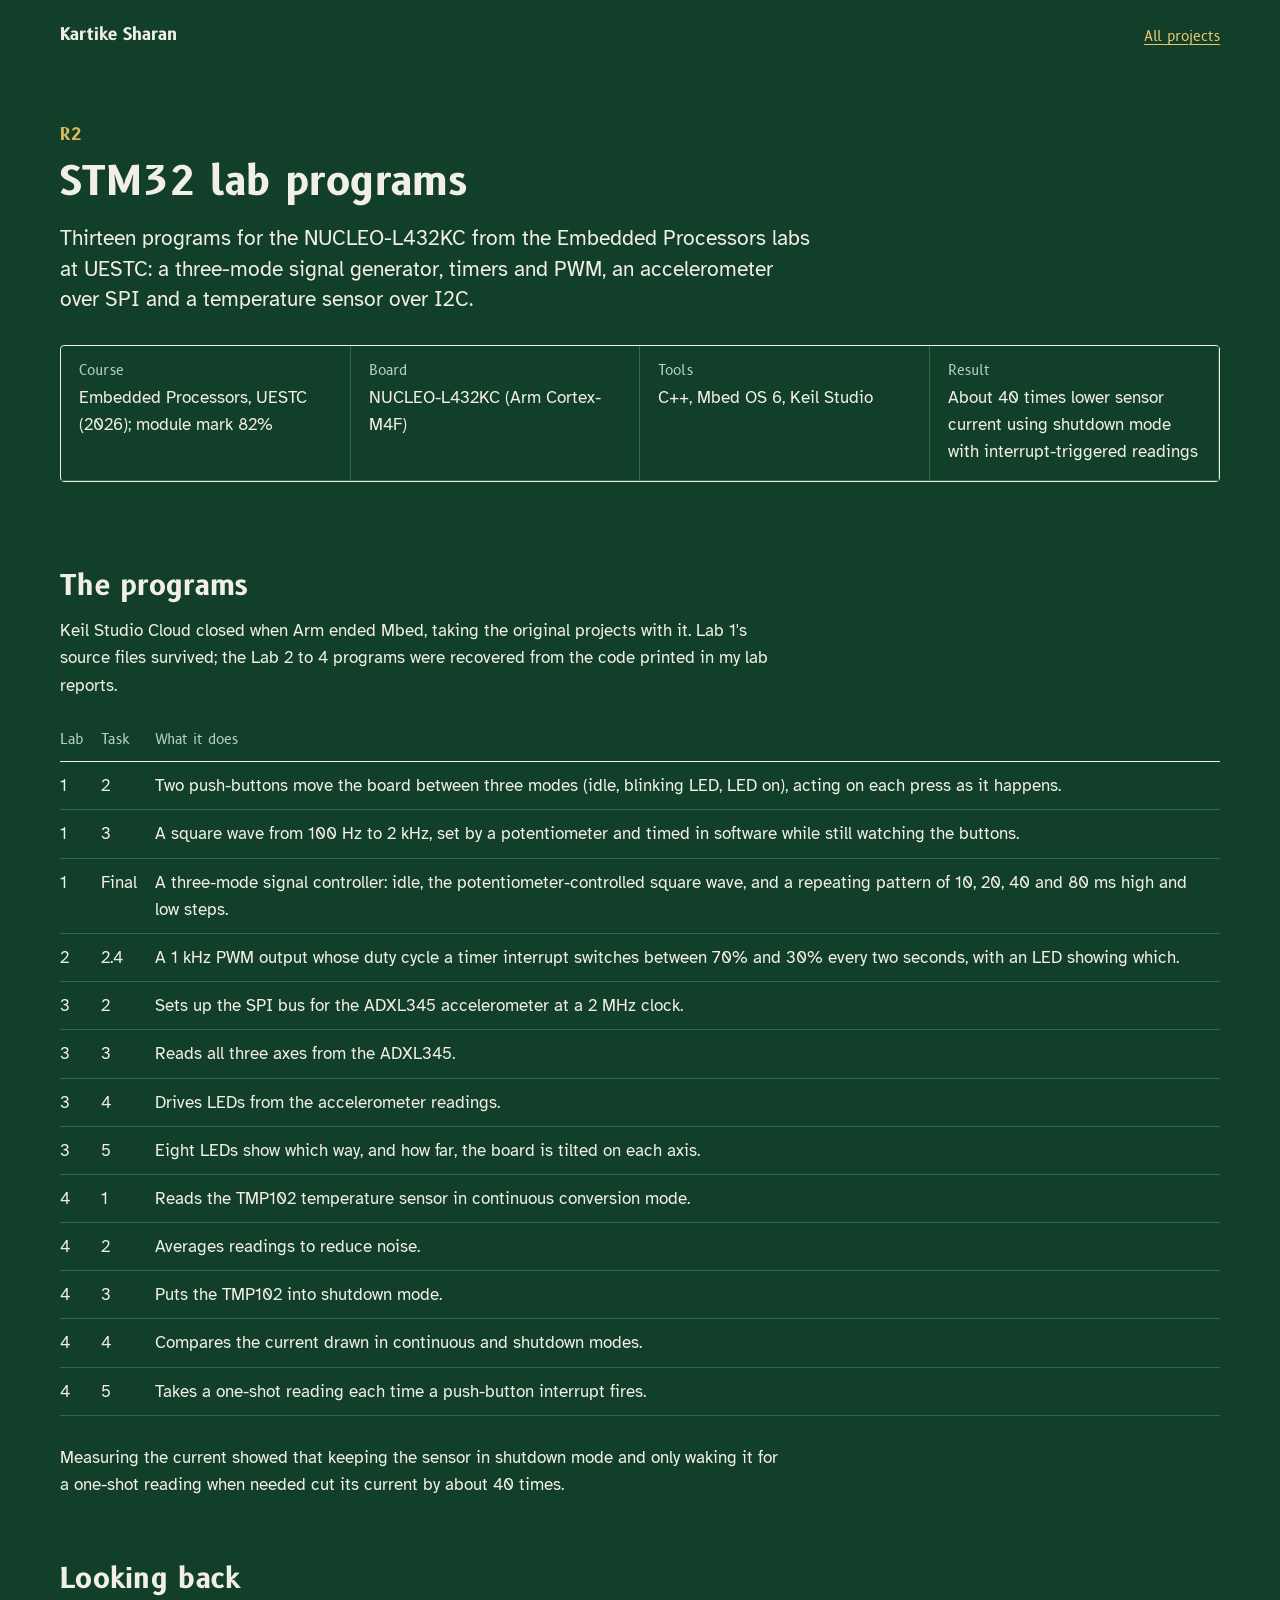
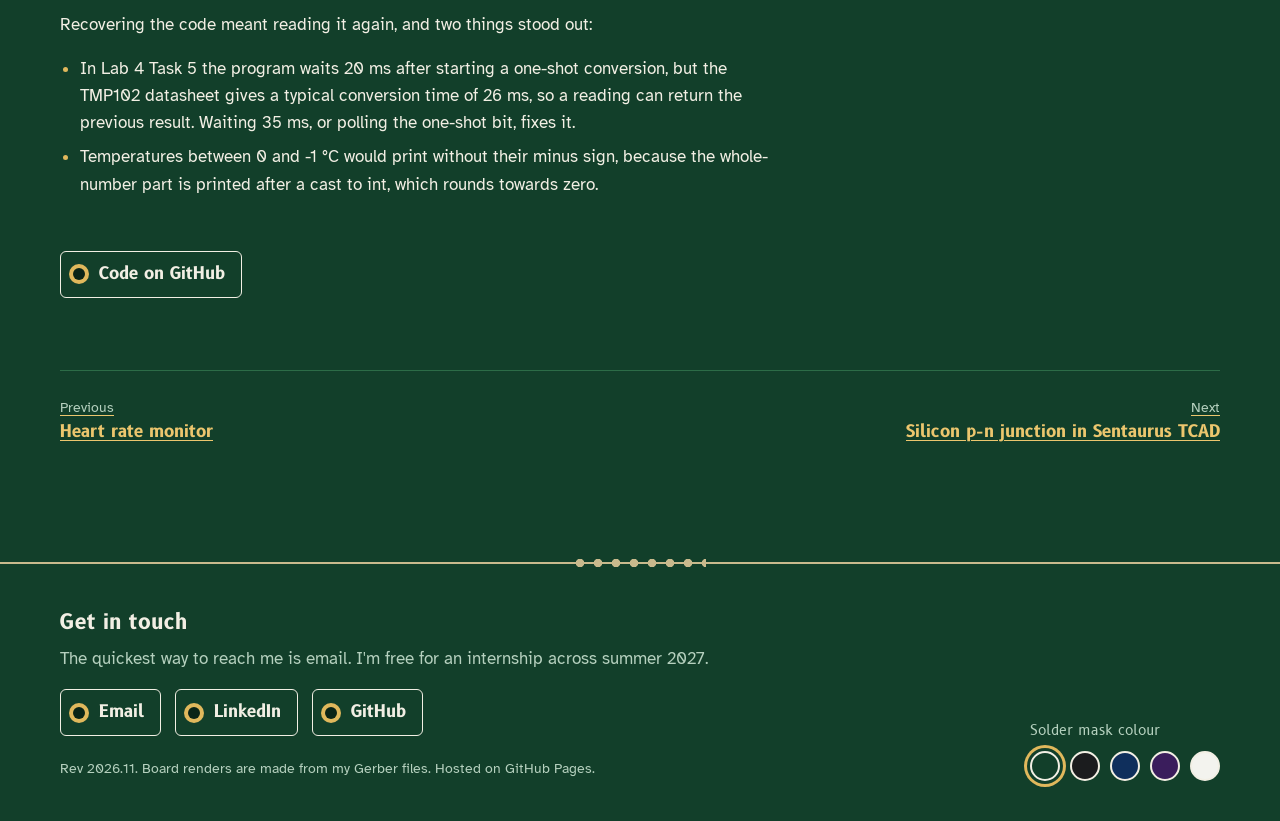
<file: projects/stm32-labs.html>
<!doctype html>
<html lang="en-GB">
<head>
<meta charset="utf-8">
<meta name="viewport" content="width=device-width, initial-scale=1">
<title>STM32 lab programs: Kartike Sharan</title>
<meta name="description" content="Thirteen programs for the NUCLEO-L432KC from the Embedded Processors labs at UESTC: a three-mode signal generator, timers and PWM, an accelerometer over SPI and a temperature sensor over I2C.">
<meta name="author" content="Kartike Sharan">
<meta name="theme-color" content="#123f2a">
<link rel="canonical" href="https://kartikesharan.github.io/projects/stm32-labs.html">
<meta property="og:type" content="website">
<meta property="og:title" content="STM32 lab programs: Kartike Sharan">
<meta property="og:description" content="Thirteen programs for the NUCLEO-L432KC from the Embedded Processors labs at UESTC: a three-mode signal generator, timers and PWM, an accelerometer over SPI and a temperature sensor over I2C.">
<meta property="og:url" content="https://kartikesharan.github.io/projects/stm32-labs.html">
<meta property="og:image" content="https://kartikesharan.github.io/assets/img/og.png">
<meta name="twitter:card" content="summary_large_image">
<link rel="icon" href="../favicon.svg" type="image/svg+xml">
<link rel="preload" href="../assets/fonts/b612-latin-700-normal.woff2" as="font" type="font/woff2" crossorigin>
<link rel="preload" href="../assets/fonts/atkinson-hyperlegible-latin-400-normal.woff2" as="font" type="font/woff2" crossorigin>
<link rel="stylesheet" href="../assets/css/site.css">
<script>try{var m=localStorage.getItem('mask');if(m&&m!=='green')document.documentElement.setAttribute('data-mask',m);}catch(e){}</script>
</head>
<body>
<a class="skip" href="#main">Skip to content</a>
<header class="topbar">
  <div class="wrap">
    <a class="home" href="../index.html">Kartike Sharan</a>
    <nav aria-label="Site"><a href="../index.html#projects">All projects</a></nav>
  </div>
</header>
<main id="main" class="wrap">
<div class="doc-head">
  <span class="ref">R2</span>
  <h1>STM32 lab programs</h1>
  <p class="summary">Thirteen programs for the NUCLEO-L432KC from the Embedded Processors labs at UESTC: a three-mode signal generator, timers and PWM, an accelerometer over SPI and a temperature sensor over I2C.</p>
  <dl class="facts">
  <div><dt>Course</dt><dd>Embedded Processors, UESTC (2026); module mark 82%</dd></div>
  <div><dt>Board</dt><dd>NUCLEO-L432KC (Arm Cortex-M4F)</dd></div>
  <div><dt>Tools</dt><dd>C++, Mbed OS 6, Keil Studio</dd></div>
  <div><dt>Result</dt><dd>About 40 times lower sensor current using shutdown mode with interrupt-triggered readings</dd></div>
  </dl>
</div>
<article class="doc">

<section>
<h2>The programs</h2>
<div class="prose">
<p>Keil Studio Cloud closed when Arm ended Mbed, taking the original projects with it. Lab 1's source files survived; the Lab 2 to 4 programs were recovered from the code printed in my lab reports.</p>
</div>
<div class="table-wrap"><table class="data">
<thead><tr><th scope="col">Lab</th><th scope="col">Task</th><th scope="col">What it does</th></tr></thead>
<tbody>
<tr><td>1</td><td>2</td><td>Two push-buttons move the board between three modes (idle, blinking LED, LED on), acting on each press as it happens.</td></tr>
<tr><td>1</td><td>3</td><td>A square wave from 100 Hz to 2 kHz, set by a potentiometer and timed in software while still watching the buttons.</td></tr>
<tr><td>1</td><td>Final</td><td>A three-mode signal controller: idle, the potentiometer-controlled square wave, and a repeating pattern of 10, 20, 40 and 80 ms high and low steps.</td></tr>
<tr><td>2</td><td>2.4</td><td>A 1 kHz PWM output whose duty cycle a timer interrupt switches between 70% and 30% every two seconds, with an LED showing which.</td></tr>
<tr><td>3</td><td>2</td><td>Sets up the SPI bus for the ADXL345 accelerometer at a 2 MHz clock.</td></tr>
<tr><td>3</td><td>3</td><td>Reads all three axes from the ADXL345.</td></tr>
<tr><td>3</td><td>4</td><td>Drives LEDs from the accelerometer readings.</td></tr>
<tr><td>3</td><td>5</td><td>Eight LEDs show which way, and how far, the board is tilted on each axis.</td></tr>
<tr><td>4</td><td>1</td><td>Reads the TMP102 temperature sensor in continuous conversion mode.</td></tr>
<tr><td>4</td><td>2</td><td>Averages readings to reduce noise.</td></tr>
<tr><td>4</td><td>3</td><td>Puts the TMP102 into shutdown mode.</td></tr>
<tr><td>4</td><td>4</td><td>Compares the current drawn in continuous and shutdown modes.</td></tr>
<tr><td>4</td><td>5</td><td>Takes a one-shot reading each time a push-button interrupt fires.</td></tr>
</tbody></table></div>
<div class="prose">
<p>Measuring the current showed that keeping the sensor in shutdown mode and only waking it for a one-shot reading when needed cut its current by about 40 times.</p>
</div>
</section>

<section>
<h2>Looking back</h2>
<div class="prose">
<p>Recovering the code meant reading it again, and two things stood out:</p>
<ul>
<li>In Lab 4 Task 5 the program waits 20 ms after starting a one-shot conversion, but the TMP102 datasheet gives a typical conversion time of 26 ms, so a reading can return the previous result. Waiting 35 ms, or polling the one-shot bit, fixes it.</li>
<li>Temperatures between 0 and -1 °C would print without their minus sign, because the whole-number part is printed after a cast to int, which rounds towards zero.</li>
</ul>
</div>
</section>

<div class="links">
  <a class="pad-link" href="https://github.com/KartikeSharan/engineering-projects/tree/main/stm32-embedded">Code on GitHub</a>
</div>
</article>
<nav class="pager" aria-label="More projects"><a href="heart-rate-monitor.html" rel="prev"><span>Previous</span>Heart rate monitor</a><a href="tcad-pn-junction.html" rel="next" style="text-align:right"><span>Next</span>Silicon p-n junction in Sentaurus TCAD</a></nav>
</main>
<footer class="foot">
  <div class="wrap">
    <div>
      <h2>Get in touch</h2>
      <p class="muted">The quickest way to reach me is email. I'm free for an internship across summer 2027.</p>
      <div class="connector">
  
  <a class="pad-link" href="mailto:&#75;&#97;&#114;&#116;&#105;&#107;&#101;&#83;&#104;&#97;&#114;&#97;&#110;&#48;&#55;&#64;&#103;&#109;&#97;&#105;&#108;&#46;&#99;&#111;&#109;">Email</a>
  <a class="pad-link" href="https://www.linkedin.com/in/kartike-sharan/" rel="me">LinkedIn</a>
  <a class="pad-link" href="https://github.com/KartikeSharan" rel="me">GitHub</a>
</div>
      <small>Rev 2026.11. Board renders are made from my Gerber files. Hosted on GitHub Pages.</small>
    </div>
    <fieldset class="mask-picker">
      <legend>Solder mask colour</legend>
      <div class="swatches">
      <button type="button" data-mask="green" style="--sw:#123f2a" aria-pressed="true"><span class="label">Green</span></button>
      <button type="button" data-mask="black" style="--sw:#1b1c1e" aria-pressed="false"><span class="label">Matte black</span></button>
      <button type="button" data-mask="blue" style="--sw:#0f2f5c" aria-pressed="false"><span class="label">Blue</span></button>
      <button type="button" data-mask="purple" style="--sw:#3a1d5c" aria-pressed="false"><span class="label">Purple</span></button>
      <button type="button" data-mask="white" style="--sw:#f3f3ee" aria-pressed="false"><span class="label">White</span></button>
      </div>
    </fieldset>
  </div>
</footer>
<script src="../assets/js/site.js" defer></script>
</body>
</html>
</file>
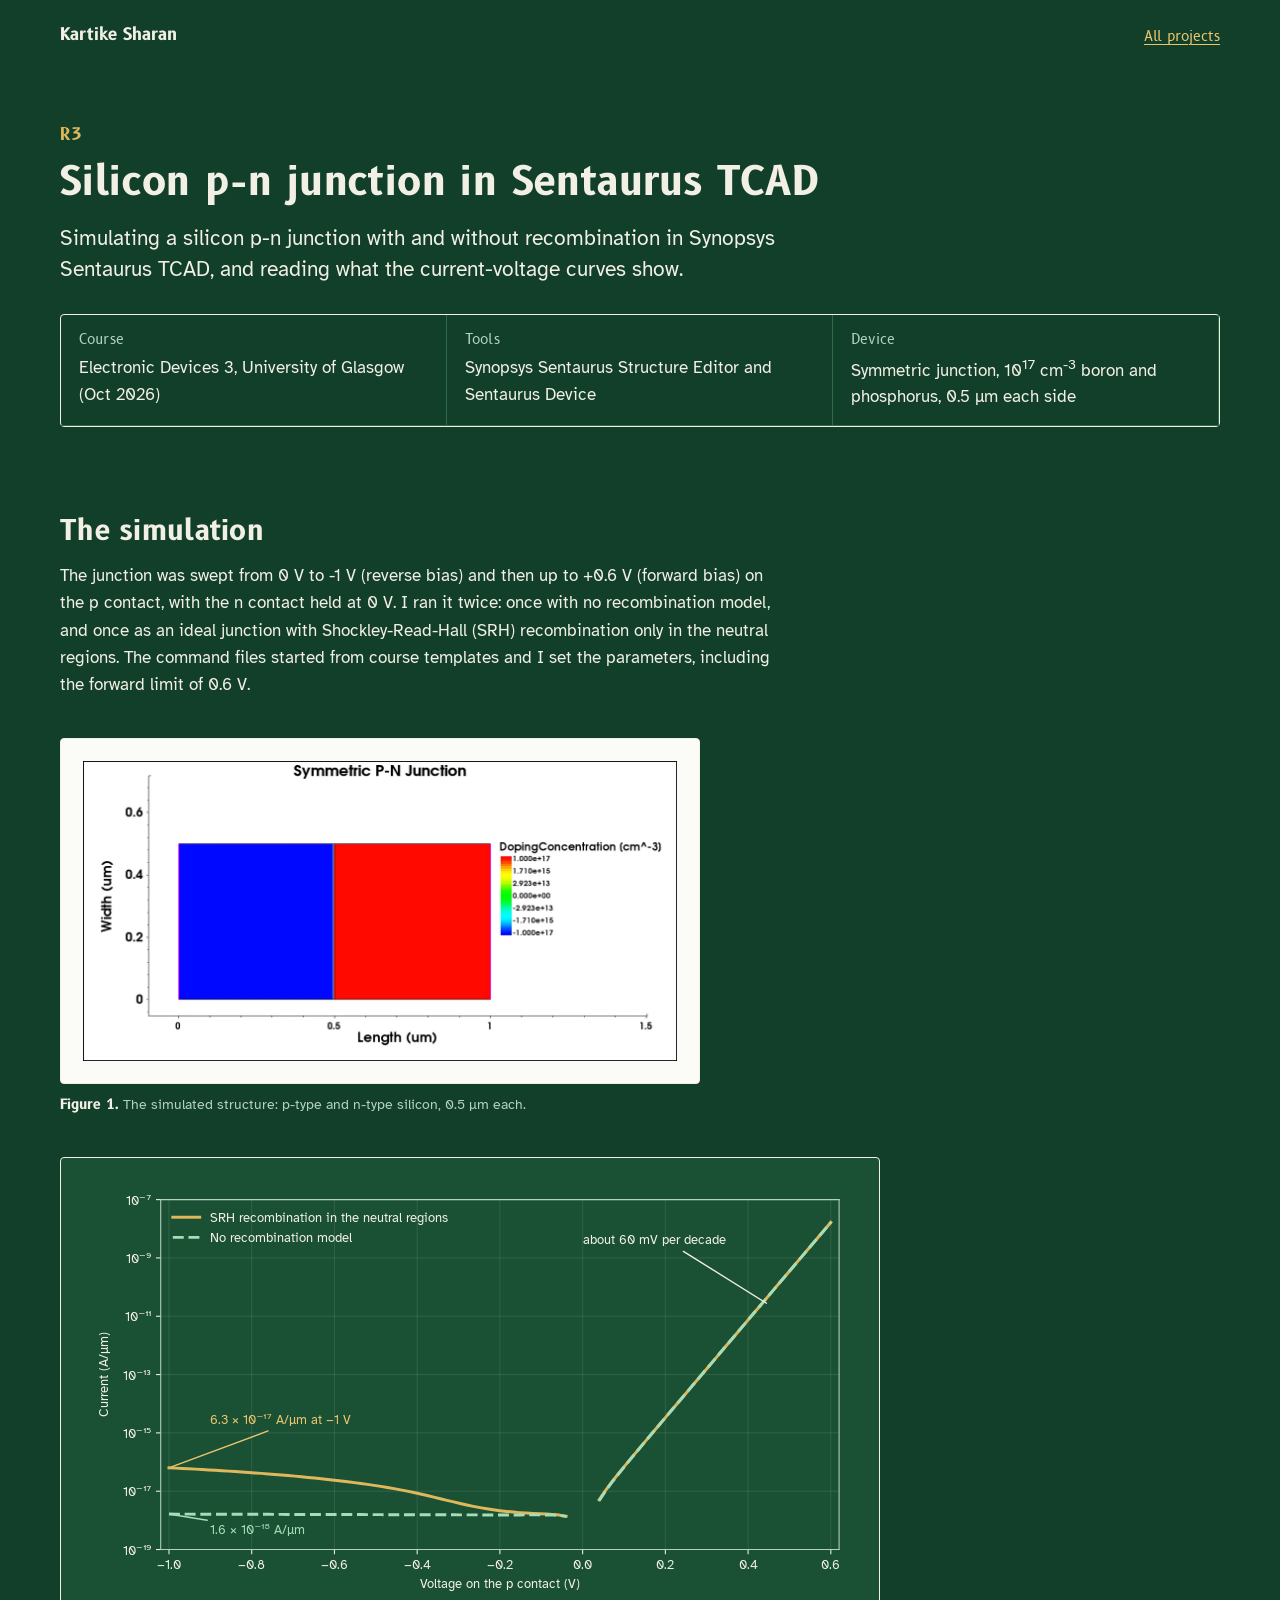
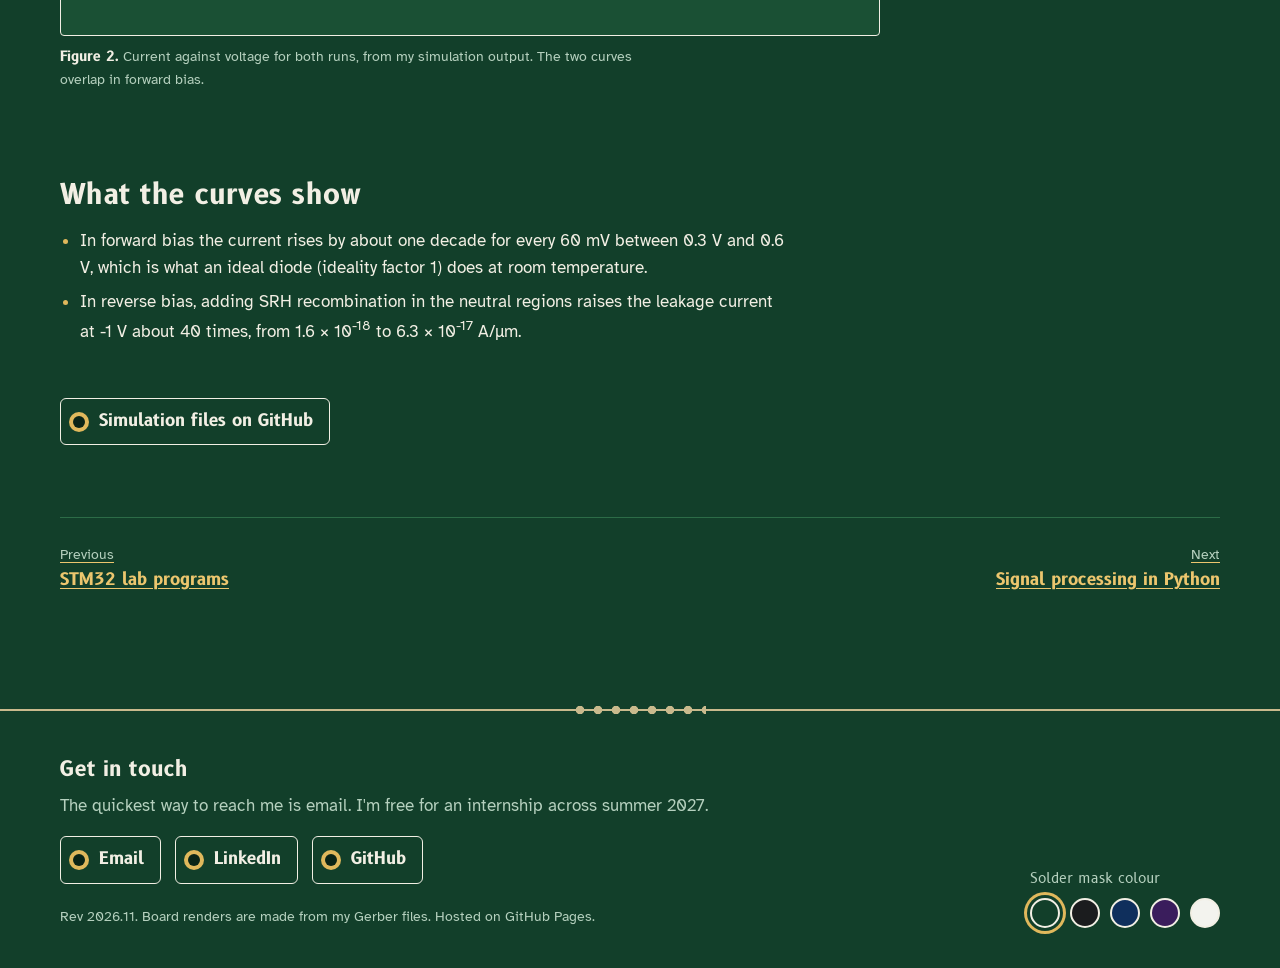
<file: projects/tcad-pn-junction.html>
<!doctype html>
<html lang="en-GB">
<head>
<meta charset="utf-8">
<meta name="viewport" content="width=device-width, initial-scale=1">
<title>Silicon p-n junction in Sentaurus TCAD: Kartike Sharan</title>
<meta name="description" content="Simulating a silicon p-n junction with and without recombination in Synopsys Sentaurus TCAD, and reading what the current-voltage curves show.">
<meta name="author" content="Kartike Sharan">
<meta name="theme-color" content="#123f2a">
<link rel="canonical" href="https://kartikesharan.github.io/projects/tcad-pn-junction.html">
<meta property="og:type" content="website">
<meta property="og:title" content="Silicon p-n junction in Sentaurus TCAD: Kartike Sharan">
<meta property="og:description" content="Simulating a silicon p-n junction with and without recombination in Synopsys Sentaurus TCAD, and reading what the current-voltage curves show.">
<meta property="og:url" content="https://kartikesharan.github.io/projects/tcad-pn-junction.html">
<meta property="og:image" content="https://kartikesharan.github.io/assets/img/og.png">
<meta name="twitter:card" content="summary_large_image">
<link rel="icon" href="../favicon.svg" type="image/svg+xml">
<link rel="preload" href="../assets/fonts/b612-latin-700-normal.woff2" as="font" type="font/woff2" crossorigin>
<link rel="preload" href="../assets/fonts/atkinson-hyperlegible-latin-400-normal.woff2" as="font" type="font/woff2" crossorigin>
<link rel="stylesheet" href="../assets/css/site.css">
<script>try{var m=localStorage.getItem('mask');if(m&&m!=='green')document.documentElement.setAttribute('data-mask',m);}catch(e){}</script>
</head>
<body>
<a class="skip" href="#main">Skip to content</a>
<header class="topbar">
  <div class="wrap">
    <a class="home" href="../index.html">Kartike Sharan</a>
    <nav aria-label="Site"><a href="../index.html#projects">All projects</a></nav>
  </div>
</header>
<main id="main" class="wrap">
<div class="doc-head">
  <span class="ref">R3</span>
  <h1>Silicon p-n junction in Sentaurus TCAD</h1>
  <p class="summary">Simulating a silicon p-n junction with and without recombination in Synopsys Sentaurus TCAD, and reading what the current-voltage curves show.</p>
  <dl class="facts">
  <div><dt>Course</dt><dd>Electronic Devices 3, University of Glasgow (Oct 2026)</dd></div>
  <div><dt>Tools</dt><dd>Synopsys Sentaurus Structure Editor and Sentaurus Device</dd></div>
  <div><dt>Device</dt><dd>Symmetric junction, 10<sup>17</sup> cm<sup>-3</sup> boron and phosphorus, 0.5 µm each side</dd></div>
  </dl>
</div>
<article class="doc">

<section>
<h2>The simulation</h2>
<div class="prose">
<p>The junction was swept from 0 V to -1 V (reverse bias) and then up to +0.6 V (forward bias) on the p contact, with the n contact held at 0 V. I ran it twice: once with no recombination model, and once as an ideal junction with Shockley-Read-Hall (SRH) recombination only in the neutral regions. The command files started from course templates and I set the parameters, including the forward limit of 0.6 V.</p>
</div>
<figure class="fig narrow">
  <div class="frame paper"><img src="../assets/img/tcad-structure.webp" alt="Doping profile of the simulated junction: p-type on the left, n-type on the right, 0.5 micrometres each" loading="lazy"></div>
  <figcaption><b>Figure 1.</b> The simulated structure: p-type and n-type silicon, 0.5 µm each.</figcaption>
</figure>
<figure class="fig chart">
  <div class="frame"><svg role="img" aria-label="Current against voltage for the two simulation runs, on a log scale" xmlns:xlink="http://www.w3.org/1999/xlink" viewBox="0 0 576 316.8" xmlns="http://www.w3.org/2000/svg" version="1.1">
 <defs>
  <style type="text/css">*{stroke-linejoin: round; stroke-linecap: butt}</style>
 </defs>
 <g id="figure_1">
  <g id="patch_1">
   <path d="M 0 316.8 
L 576 316.8 
L 576 0 
L 0 0 
L 0 316.8 
z
" style="fill: none; opacity: 0"/>
  </g>
  <g id="axes_1">
   <g id="patch_2">
    <path d="M 57.82125 275 
L 562.684527 275 
L 562.684527 14.598828 
L 57.82125 14.598828 
L 57.82125 275 
z
" style="fill: none; opacity: 0"/>
   </g>
   <g id="matplotlib.axis_1">
    <g id="xtick_1">
     <g id="line2d_1">
      <path d="M 63.978119 275 
L 63.978119 14.598828 
" clip-path="url(#p09f5eec9ae)" style="fill: none; stroke: var(--grid); stroke-width: 0.6; stroke-linecap: square"/>
     </g>
     <g id="line2d_2">
      <defs>
       <path id="mf7685ab4e4" d="M 0 0 
L 0 3.5 
" style="stroke: var(--silk); stroke-width: 0.8"/>
      </defs>
      <g>
       <use xlink:href="#mf7685ab4e4" x="63.978119" y="275" style="fill: var(--silk); stroke: var(--silk); stroke-width: 0.8"/>
      </g>
     </g>
     <g id="text_1">
      <text style="font-size: 10px; font-family: var(--font-body), 'DejaVu Sans', 'Bitstream Vera Sans', 'Computer Modern Sans Serif', 'Lucida Grande', 'Verdana', 'Geneva', 'Lucid', 'Arial', 'Helvetica', 'Avant Garde', sans-serif; text-anchor: middle; fill: var(--silk)" x="63.978119" y="289.597656" transform="rotate(-0 63.978119 289.597656)">−1.0</text>
     </g>
    </g>
    <g id="xtick_2">
     <g id="line2d_3">
      <path d="M 125.546812 275 
L 125.546812 14.598828 
" clip-path="url(#p09f5eec9ae)" style="fill: none; stroke: var(--grid); stroke-width: 0.6; stroke-linecap: square"/>
     </g>
     <g id="line2d_4">
      <g>
       <use xlink:href="#mf7685ab4e4" x="125.546812" y="275" style="fill: var(--silk); stroke: var(--silk); stroke-width: 0.8"/>
      </g>
     </g>
     <g id="text_2">
      <text style="font-size: 10px; font-family: var(--font-body), 'DejaVu Sans', 'Bitstream Vera Sans', 'Computer Modern Sans Serif', 'Lucida Grande', 'Verdana', 'Geneva', 'Lucid', 'Arial', 'Helvetica', 'Avant Garde', sans-serif; text-anchor: middle; fill: var(--silk)" x="125.546812" y="289.597656" transform="rotate(-0 125.546812 289.597656)">−0.8</text>
     </g>
    </g>
    <g id="xtick_3">
     <g id="line2d_5">
      <path d="M 187.115504 275 
L 187.115504 14.598828 
" clip-path="url(#p09f5eec9ae)" style="fill: none; stroke: var(--grid); stroke-width: 0.6; stroke-linecap: square"/>
     </g>
     <g id="line2d_6">
      <g>
       <use xlink:href="#mf7685ab4e4" x="187.115504" y="275" style="fill: var(--silk); stroke: var(--silk); stroke-width: 0.8"/>
      </g>
     </g>
     <g id="text_3">
      <text style="font-size: 10px; font-family: var(--font-body), 'DejaVu Sans', 'Bitstream Vera Sans', 'Computer Modern Sans Serif', 'Lucida Grande', 'Verdana', 'Geneva', 'Lucid', 'Arial', 'Helvetica', 'Avant Garde', sans-serif; text-anchor: middle; fill: var(--silk)" x="187.115504" y="289.597656" transform="rotate(-0 187.115504 289.597656)">−0.6</text>
     </g>
    </g>
    <g id="xtick_4">
     <g id="line2d_7">
      <path d="M 248.684196 275 
L 248.684196 14.598828 
" clip-path="url(#p09f5eec9ae)" style="fill: none; stroke: var(--grid); stroke-width: 0.6; stroke-linecap: square"/>
     </g>
     <g id="line2d_8">
      <g>
       <use xlink:href="#mf7685ab4e4" x="248.684196" y="275" style="fill: var(--silk); stroke: var(--silk); stroke-width: 0.8"/>
      </g>
     </g>
     <g id="text_4">
      <text style="font-size: 10px; font-family: var(--font-body), 'DejaVu Sans', 'Bitstream Vera Sans', 'Computer Modern Sans Serif', 'Lucida Grande', 'Verdana', 'Geneva', 'Lucid', 'Arial', 'Helvetica', 'Avant Garde', sans-serif; text-anchor: middle; fill: var(--silk)" x="248.684196" y="289.597656" transform="rotate(-0 248.684196 289.597656)">−0.4</text>
     </g>
    </g>
    <g id="xtick_5">
     <g id="line2d_9">
      <path d="M 310.252889 275 
L 310.252889 14.598828 
" clip-path="url(#p09f5eec9ae)" style="fill: none; stroke: var(--grid); stroke-width: 0.6; stroke-linecap: square"/>
     </g>
     <g id="line2d_10">
      <g>
       <use xlink:href="#mf7685ab4e4" x="310.252889" y="275" style="fill: var(--silk); stroke: var(--silk); stroke-width: 0.8"/>
      </g>
     </g>
     <g id="text_5">
      <text style="font-size: 10px; font-family: var(--font-body), 'DejaVu Sans', 'Bitstream Vera Sans', 'Computer Modern Sans Serif', 'Lucida Grande', 'Verdana', 'Geneva', 'Lucid', 'Arial', 'Helvetica', 'Avant Garde', sans-serif; text-anchor: middle; fill: var(--silk)" x="310.252889" y="289.597656" transform="rotate(-0 310.252889 289.597656)">−0.2</text>
     </g>
    </g>
    <g id="xtick_6">
     <g id="line2d_11">
      <path d="M 371.821581 275 
L 371.821581 14.598828 
" clip-path="url(#p09f5eec9ae)" style="fill: none; stroke: var(--grid); stroke-width: 0.6; stroke-linecap: square"/>
     </g>
     <g id="line2d_12">
      <g>
       <use xlink:href="#mf7685ab4e4" x="371.821581" y="275" style="fill: var(--silk); stroke: var(--silk); stroke-width: 0.8"/>
      </g>
     </g>
     <g id="text_6">
      <text style="font-size: 10px; font-family: var(--font-body), 'DejaVu Sans', 'Bitstream Vera Sans', 'Computer Modern Sans Serif', 'Lucida Grande', 'Verdana', 'Geneva', 'Lucid', 'Arial', 'Helvetica', 'Avant Garde', sans-serif; text-anchor: middle; fill: var(--silk)" x="371.821581" y="289.597656" transform="rotate(-0 371.821581 289.597656)">0.0</text>
     </g>
    </g>
    <g id="xtick_7">
     <g id="line2d_13">
      <path d="M 433.390273 275 
L 433.390273 14.598828 
" clip-path="url(#p09f5eec9ae)" style="fill: none; stroke: var(--grid); stroke-width: 0.6; stroke-linecap: square"/>
     </g>
     <g id="line2d_14">
      <g>
       <use xlink:href="#mf7685ab4e4" x="433.390273" y="275" style="fill: var(--silk); stroke: var(--silk); stroke-width: 0.8"/>
      </g>
     </g>
     <g id="text_7">
      <text style="font-size: 10px; font-family: var(--font-body), 'DejaVu Sans', 'Bitstream Vera Sans', 'Computer Modern Sans Serif', 'Lucida Grande', 'Verdana', 'Geneva', 'Lucid', 'Arial', 'Helvetica', 'Avant Garde', sans-serif; text-anchor: middle; fill: var(--silk)" x="433.390273" y="289.597656" transform="rotate(-0 433.390273 289.597656)">0.2</text>
     </g>
    </g>
    <g id="xtick_8">
     <g id="line2d_15">
      <path d="M 494.958966 275 
L 494.958966 14.598828 
" clip-path="url(#p09f5eec9ae)" style="fill: none; stroke: var(--grid); stroke-width: 0.6; stroke-linecap: square"/>
     </g>
     <g id="line2d_16">
      <g>
       <use xlink:href="#mf7685ab4e4" x="494.958966" y="275" style="fill: var(--silk); stroke: var(--silk); stroke-width: 0.8"/>
      </g>
     </g>
     <g id="text_8">
      <text style="font-size: 10px; font-family: var(--font-body), 'DejaVu Sans', 'Bitstream Vera Sans', 'Computer Modern Sans Serif', 'Lucida Grande', 'Verdana', 'Geneva', 'Lucid', 'Arial', 'Helvetica', 'Avant Garde', sans-serif; text-anchor: middle; fill: var(--silk)" x="494.958966" y="289.597656" transform="rotate(-0 494.958966 289.597656)">0.4</text>
     </g>
    </g>
    <g id="xtick_9">
     <g id="line2d_17">
      <path d="M 556.527658 275 
L 556.527658 14.598828 
" clip-path="url(#p09f5eec9ae)" style="fill: none; stroke: var(--grid); stroke-width: 0.6; stroke-linecap: square"/>
     </g>
     <g id="line2d_18">
      <g>
       <use xlink:href="#mf7685ab4e4" x="556.527658" y="275" style="fill: var(--silk); stroke: var(--silk); stroke-width: 0.8"/>
      </g>
     </g>
     <g id="text_9">
      <text style="font-size: 10px; font-family: var(--font-body), 'DejaVu Sans', 'Bitstream Vera Sans', 'Computer Modern Sans Serif', 'Lucida Grande', 'Verdana', 'Geneva', 'Lucid', 'Arial', 'Helvetica', 'Avant Garde', sans-serif; text-anchor: middle; fill: var(--silk)" x="556.527658" y="289.597656" transform="rotate(-0 556.527658 289.597656)">0.6</text>
     </g>
    </g>
    <g id="text_10">
     <text style="font-size: 10px; font-family: var(--font-body), 'DejaVu Sans', 'Bitstream Vera Sans', 'Computer Modern Sans Serif', 'Lucida Grande', 'Verdana', 'Geneva', 'Lucid', 'Arial', 'Helvetica', 'Avant Garde', sans-serif; text-anchor: middle; fill: var(--silk)" x="310.252889" y="303.598437" transform="rotate(-0 310.252889 303.598437)">Voltage on the p contact (V)</text>
    </g>
   </g>
   <g id="matplotlib.axis_2">
    <g id="ytick_1">
     <g id="line2d_19">
      <path d="M 57.82125 275 
L 562.684527 275 
" clip-path="url(#p09f5eec9ae)" style="fill: none; stroke: var(--grid); stroke-width: 0.6; stroke-linecap: square"/>
     </g>
     <g id="line2d_20">
      <defs>
       <path id="ma89b504993" d="M 0 0 
L -3.5 0 
" style="stroke: var(--silk); stroke-width: 0.8"/>
      </defs>
      <g>
       <use xlink:href="#ma89b504993" x="57.82125" y="275" style="fill: var(--silk); stroke: var(--silk); stroke-width: 0.8"/>
      </g>
     </g>
     <g id="text_11">
      <text style="font-size: 10px; font-family: var(--font-body), 'DejaVu Sans', 'Bitstream Vera Sans', 'Computer Modern Sans Serif', 'Lucida Grande', 'Verdana', 'Geneva', 'Lucid', 'Arial', 'Helvetica', 'Avant Garde', sans-serif; text-anchor: end; fill: var(--silk)" x="50.82125" y="278.798828" transform="rotate(-0 50.82125 278.798828)">10⁻¹⁹</text>
     </g>
    </g>
    <g id="ytick_2">
     <g id="line2d_21">
      <path d="M 57.82125 231.599805 
L 562.684527 231.599805 
" clip-path="url(#p09f5eec9ae)" style="fill: none; stroke: var(--grid); stroke-width: 0.6; stroke-linecap: square"/>
     </g>
     <g id="line2d_22">
      <g>
       <use xlink:href="#ma89b504993" x="57.82125" y="231.599805" style="fill: var(--silk); stroke: var(--silk); stroke-width: 0.8"/>
      </g>
     </g>
     <g id="text_12">
      <text style="font-size: 10px; font-family: var(--font-body), 'DejaVu Sans', 'Bitstream Vera Sans', 'Computer Modern Sans Serif', 'Lucida Grande', 'Verdana', 'Geneva', 'Lucid', 'Arial', 'Helvetica', 'Avant Garde', sans-serif; text-anchor: end; fill: var(--silk)" x="50.82125" y="235.398633" transform="rotate(-0 50.82125 235.398633)">10⁻¹⁷</text>
     </g>
    </g>
    <g id="ytick_3">
     <g id="line2d_23">
      <path d="M 57.82125 188.199609 
L 562.684527 188.199609 
" clip-path="url(#p09f5eec9ae)" style="fill: none; stroke: var(--grid); stroke-width: 0.6; stroke-linecap: square"/>
     </g>
     <g id="line2d_24">
      <g>
       <use xlink:href="#ma89b504993" x="57.82125" y="188.199609" style="fill: var(--silk); stroke: var(--silk); stroke-width: 0.8"/>
      </g>
     </g>
     <g id="text_13">
      <text style="font-size: 10px; font-family: var(--font-body), 'DejaVu Sans', 'Bitstream Vera Sans', 'Computer Modern Sans Serif', 'Lucida Grande', 'Verdana', 'Geneva', 'Lucid', 'Arial', 'Helvetica', 'Avant Garde', sans-serif; text-anchor: end; fill: var(--silk)" x="50.82125" y="191.998437" transform="rotate(-0 50.82125 191.998437)">10⁻¹⁵</text>
     </g>
    </g>
    <g id="ytick_4">
     <g id="line2d_25">
      <path d="M 57.82125 144.799414 
L 562.684527 144.799414 
" clip-path="url(#p09f5eec9ae)" style="fill: none; stroke: var(--grid); stroke-width: 0.6; stroke-linecap: square"/>
     </g>
     <g id="line2d_26">
      <g>
       <use xlink:href="#ma89b504993" x="57.82125" y="144.799414" style="fill: var(--silk); stroke: var(--silk); stroke-width: 0.8"/>
      </g>
     </g>
     <g id="text_14">
      <text style="font-size: 10px; font-family: var(--font-body), 'DejaVu Sans', 'Bitstream Vera Sans', 'Computer Modern Sans Serif', 'Lucida Grande', 'Verdana', 'Geneva', 'Lucid', 'Arial', 'Helvetica', 'Avant Garde', sans-serif; text-anchor: end; fill: var(--silk)" x="50.82125" y="148.598242" transform="rotate(-0 50.82125 148.598242)">10⁻¹³</text>
     </g>
    </g>
    <g id="ytick_5">
     <g id="line2d_27">
      <path d="M 57.82125 101.399219 
L 562.684527 101.399219 
" clip-path="url(#p09f5eec9ae)" style="fill: none; stroke: var(--grid); stroke-width: 0.6; stroke-linecap: square"/>
     </g>
     <g id="line2d_28">
      <g>
       <use xlink:href="#ma89b504993" x="57.82125" y="101.399219" style="fill: var(--silk); stroke: var(--silk); stroke-width: 0.8"/>
      </g>
     </g>
     <g id="text_15">
      <text style="font-size: 10px; font-family: var(--font-body), 'DejaVu Sans', 'Bitstream Vera Sans', 'Computer Modern Sans Serif', 'Lucida Grande', 'Verdana', 'Geneva', 'Lucid', 'Arial', 'Helvetica', 'Avant Garde', sans-serif; text-anchor: end; fill: var(--silk)" x="50.82125" y="105.198047" transform="rotate(-0 50.82125 105.198047)">10⁻¹¹</text>
     </g>
    </g>
    <g id="ytick_6">
     <g id="line2d_29">
      <path d="M 57.82125 57.999023 
L 562.684527 57.999023 
" clip-path="url(#p09f5eec9ae)" style="fill: none; stroke: var(--grid); stroke-width: 0.6; stroke-linecap: square"/>
     </g>
     <g id="line2d_30">
      <g>
       <use xlink:href="#ma89b504993" x="57.82125" y="57.999023" style="fill: var(--silk); stroke: var(--silk); stroke-width: 0.8"/>
      </g>
     </g>
     <g id="text_16">
      <text style="font-size: 10px; font-family: var(--font-body), 'DejaVu Sans', 'Bitstream Vera Sans', 'Computer Modern Sans Serif', 'Lucida Grande', 'Verdana', 'Geneva', 'Lucid', 'Arial', 'Helvetica', 'Avant Garde', sans-serif; text-anchor: end; fill: var(--silk)" x="50.82125" y="61.797852" transform="rotate(-0 50.82125 61.797852)">10⁻⁹</text>
     </g>
    </g>
    <g id="ytick_7">
     <g id="line2d_31">
      <path d="M 57.82125 14.598828 
L 562.684527 14.598828 
" clip-path="url(#p09f5eec9ae)" style="fill: none; stroke: var(--grid); stroke-width: 0.6; stroke-linecap: square"/>
     </g>
     <g id="line2d_32">
      <g>
       <use xlink:href="#ma89b504993" x="57.82125" y="14.598828" style="fill: var(--silk); stroke: var(--silk); stroke-width: 0.8"/>
      </g>
     </g>
     <g id="text_17">
      <text style="font-size: 10px; font-family: var(--font-body), 'DejaVu Sans', 'Bitstream Vera Sans', 'Computer Modern Sans Serif', 'Lucida Grande', 'Verdana', 'Geneva', 'Lucid', 'Arial', 'Helvetica', 'Avant Garde', sans-serif; text-anchor: end; fill: var(--silk)" x="50.82125" y="18.397656" transform="rotate(-0 50.82125 18.397656)">10⁻⁷</text>
     </g>
    </g>
    <g id="text_18">
     <text style="font-size: 10px; font-family: var(--font-body), 'DejaVu Sans', 'Bitstream Vera Sans', 'Computer Modern Sans Serif', 'Lucida Grande', 'Verdana', 'Geneva', 'Lucid', 'Arial', 'Helvetica', 'Avant Garde', sans-serif; text-anchor: middle; fill: var(--silk)" x="18.397031" y="144.799414" transform="rotate(-90 18.397031 144.799414)">Current (A/µm)</text>
    </g>
   </g>
   <g id="line2d_33">
    <path d="M 63.978119 214.179562 
L 68.903615 214.417065 
L 73.82911 214.663717 
L 78.754605 214.919994 
L 83.680101 215.186092 
L 88.605596 215.461936 
L 93.531092 215.747242 
L 98.456587 216.041608 
L 103.382082 216.344622 
L 108.307578 216.655987 
L 113.233073 216.975651 
L 118.158569 217.303918 
L 123.084064 217.641533 
L 128.009559 217.989698 
L 132.935055 218.350009 
L 137.86055 218.724303 
L 142.786045 219.114436 
L 147.711541 219.522038 
L 152.637036 219.948293 
L 157.562532 220.393806 
L 162.488027 220.858579 
L 167.413522 221.342112 
L 172.339018 221.843598 
L 177.264513 222.362189 
L 182.190009 222.897316 
L 187.115504 223.44901 
L 192.040999 224.018225 
L 196.966495 224.607077 
L 201.89199 225.218955 
L 206.817486 225.858432 
L 211.742981 226.530966 
L 216.668476 227.242422 
L 221.593972 227.998538 
L 226.519467 228.80442 
L 231.444962 229.664176 
L 236.370458 230.580649 
L 241.295953 231.555159 
L 246.221449 232.587131 
L 251.146944 233.673534 
L 256.072439 234.808221 
L 260.997935 235.981367 
L 265.92343 237.179279 
L 270.848926 238.384761 
L 275.774421 239.578096 
L 280.699916 240.738501 
L 285.625412 241.845849 
L 290.550907 242.882339 
L 295.476403 243.833862 
L 300.401898 244.690846 
L 305.327393 245.448524 
L 310.252889 246.106638 
L 315.178384 246.668783 
L 320.103879 247.141613 
L 325.029375 247.534241 
L 329.95487 247.85818 
L 334.880366 248.128314 
L 339.805861 248.365689 
L 344.731356 248.603656 
L 349.656852 248.900785 
L 354.582347 249.369323 
L 359.507843 250.246951 
" clip-path="url(#p09f5eec9ae)" style="fill: none; stroke: var(--pad); stroke-width: 2.2; stroke-linecap: square"/>
   </g>
   <g id="line2d_34">
    <path d="M 384.13532 237.986413 
L 389.060815 230.719352 
L 393.98631 224.181378 
L 398.911806 217.984893 
L 403.837301 211.963443 
L 408.762797 206.036006 
L 413.688292 200.16033 
L 418.613787 194.313439 
L 423.539283 188.482508 
L 428.464778 182.660259 
L 433.390273 176.842535 
L 438.315769 171.026968 
L 443.241264 165.212232 
L 448.16676 159.397624 
L 453.092255 153.582805 
L 458.01775 147.767656 
L 462.943246 141.952188 
L 467.868741 136.136485 
L 472.794237 130.320671 
L 477.719732 124.50489 
L 482.645227 118.68929 
L 487.570723 112.874017 
L 492.496218 107.059212 
L 497.421714 101.245006 
L 502.347209 95.431518 
L 507.272704 89.618858 
L 512.1982 83.807125 
L 517.123695 77.996409 
L 522.04919 72.186795 
L 526.974686 66.379717 
L 531.900181 60.573365 
L 536.825677 54.76785 
L 541.751172 48.963312 
L 546.676667 43.159953 
L 551.602163 37.35808 
L 556.527658 31.558188 
" clip-path="url(#p09f5eec9ae)" style="fill: none; stroke: var(--pad); stroke-width: 2.2; stroke-linecap: square"/>
   </g>
   <g id="line2d_35">
    <path d="M 63.978119 248.638031 
L 63.978119 248.63803 
L 68.903615 248.650163 
L 73.82911 248.662343 
L 78.754605 248.674549 
L 83.680101 248.686791 
L 88.605596 248.699068 
L 93.531092 248.711381 
L 98.456587 248.723729 
L 103.382082 248.736114 
L 108.307578 248.748534 
L 113.233073 248.760991 
L 118.158569 248.773485 
L 123.084064 248.786015 
L 128.009559 248.798584 
L 132.935055 248.81119 
L 137.86055 248.823834 
L 142.786045 248.836518 
L 147.711541 248.849241 
L 152.637036 248.862005 
L 157.562532 248.874809 
L 162.488027 248.887655 
L 167.413522 248.900544 
L 172.339018 248.913476 
L 177.264513 248.926452 
L 182.190009 248.939474 
L 187.115504 248.952541 
L 192.040999 248.965655 
L 196.966495 248.978817 
L 201.89199 248.992028 
L 206.817486 249.005287 
L 211.742981 249.018596 
L 216.668476 249.031953 
L 221.593972 249.045357 
L 226.519467 249.058807 
L 231.444962 249.072298 
L 236.370458 249.085823 
L 241.295953 249.099373 
L 246.221449 249.112933 
L 251.146944 249.126483 
L 256.072439 249.139992 
L 260.997935 249.153417 
L 265.92343 249.166701 
L 270.848926 249.179761 
L 275.774421 249.192485 
L 280.699916 249.204721 
L 285.625412 249.216266 
L 290.550907 249.22685 
L 295.476403 249.236124 
L 300.401898 249.243645 
L 305.327393 249.248873 
L 310.252889 249.251191 
L 315.178384 249.249977 
L 320.103879 249.244777 
L 325.029375 249.235701 
L 329.95487 249.224209 
L 334.880366 249.214689 
L 339.805861 249.217529 
L 344.731356 249.255112 
L 349.656852 249.373923 
L 354.582347 249.670612 
L 359.507843 250.356172 
" clip-path="url(#p09f5eec9ae)" style="fill: none; stroke-dasharray: 8.14,3.52; stroke-dashoffset: 0; stroke: var(--trace-hi); stroke-width: 2.2"/>
   </g>
   <g id="line2d_36">
    <path d="M 384.13532 238.645266 
L 389.060815 231.174503 
L 393.98631 224.513284 
L 398.911806 218.230005 
L 403.837301 212.142863 
L 408.762797 206.164008 
L 413.688292 200.24755 
L 418.613787 194.368279 
L 423.539283 188.51183 
L 428.464778 182.669762 
L 433.390273 176.836983 
L 438.315769 171.010348 
L 443.241264 165.187871 
L 448.16676 159.368277 
L 453.092255 153.55073 
L 458.01775 147.73468 
L 462.943246 141.919758 
L 467.868741 136.105721 
L 472.794237 130.292406 
L 477.719732 124.479706 
L 482.645227 118.667556 
L 487.570723 112.855917 
L 492.496218 107.044772 
L 497.421714 101.234118 
L 502.347209 95.423966 
L 507.272704 89.614336 
L 512.1982 83.805261 
L 517.123695 77.996782 
L 522.04919 72.188956 
L 526.974686 66.381854 
L 531.900181 60.575571 
L 536.825677 54.770237 
L 541.751172 48.96382 
L 546.676667 43.160314 
L 551.602163 37.358307 
L 556.527658 31.558297 
" clip-path="url(#p09f5eec9ae)" style="fill: none; stroke-dasharray: 8.14,3.52; stroke-dashoffset: 0; stroke: var(--trace-hi); stroke-width: 2.2"/>
   </g>
   <g id="patch_3">
    <path d="M 57.82125 275 
L 57.82125 14.598828 
" style="fill: none; stroke: var(--muted); stroke-width: 0.8; stroke-linejoin: miter; stroke-linecap: square"/>
   </g>
   <g id="patch_4">
    <path d="M 562.684527 275 
L 562.684527 14.598828 
" style="fill: none; stroke: var(--muted); stroke-width: 0.8; stroke-linejoin: miter; stroke-linecap: square"/>
   </g>
   <g id="patch_5">
    <path d="M 57.82125 275 
L 562.684527 275 
" style="fill: none; stroke: var(--muted); stroke-width: 0.8; stroke-linejoin: miter; stroke-linecap: square"/>
   </g>
   <g id="patch_6">
    <path d="M 57.82125 14.598828 
L 562.684527 14.598828 
" style="fill: none; stroke: var(--muted); stroke-width: 0.8; stroke-linejoin: miter; stroke-linecap: square"/>
   </g>
   <g id="patch_7">
    <path d="M 137.7135 186.767784 
Q 101.784154 200.124823 65.854807 213.481862 
" style="fill: none; stroke: var(--link); stroke-linecap: round"/>
   </g>
   <g id="text_19">
    <text style="font-size: 10px; font-family: var(--font-body), 'DejaVu Sans', 'Bitstream Vera Sans', 'Computer Modern Sans Serif', 'Lucida Grande', 'Verdana', 'Geneva', 'Lucid', 'Arial', 'Helvetica', 'Avant Garde', sans-serif; text-anchor: start; fill: var(--link)" x="94.762465" y="181.667229" transform="rotate(-0 94.762465 181.667229)">6.3 × 10⁻¹⁷ A/µm at −1 V</text>
   </g>
   <g id="patch_8">
    <path d="M 92.439354 253.225063 
Q 79.197167 251.090728 65.95498 248.956394 
" style="fill: none; stroke: var(--trace-hi); stroke-linecap: round"/>
   </g>
   <g id="text_20">
    <text style="font-size: 10px; font-family: var(--font-body), 'DejaVu Sans', 'Bitstream Vera Sans', 'Computer Modern Sans Serif', 'Lucida Grande', 'Verdana', 'Geneva', 'Lucid', 'Arial', 'Helvetica', 'Avant Garde', sans-serif; text-anchor: start; fill: var(--trace-hi)" x="94.762465" y="263.139971" transform="rotate(-0 94.762465 263.139971)">1.6 × 10⁻¹⁸ A/µm</text>
   </g>
   <g id="patch_9">
    <path d="M 446.797634 53.108467 
Q 477.726825 72.407323 508.656017 91.706178 
" style="fill: none; stroke: var(--silk); stroke-linecap: round"/>
   </g>
   <g id="text_21">
    <text style="font-size: 10px; font-family: var(--font-body), 'DejaVu Sans', 'Bitstream Vera Sans', 'Computer Modern Sans Serif', 'Lucida Grande', 'Verdana', 'Geneva', 'Lucid', 'Arial', 'Helvetica', 'Avant Garde', sans-serif; text-anchor: start; fill: var(--silk)" x="371.821581" y="47.645446" transform="rotate(-0 371.821581 47.645446)">about 60 mV per decade</text>
   </g>
   <g id="legend_1">
    <g id="line2d_37">
     <path d="M 66.82125 27.697266 
L 76.82125 27.697266 
L 86.82125 27.697266 
" style="fill: none; stroke: var(--pad); stroke-width: 2.2; stroke-linecap: square"/>
    </g>
    <g id="text_22">
     <text style="font-size: 10px; font-family: var(--font-body), 'DejaVu Sans', 'Bitstream Vera Sans', 'Computer Modern Sans Serif', 'Lucida Grande', 'Verdana', 'Geneva', 'Lucid', 'Arial', 'Helvetica', 'Avant Garde', sans-serif; text-anchor: start; fill: var(--silk)" x="94.82125" y="31.197266" transform="rotate(-0 94.82125 31.197266)">SRH recombination in the neutral regions</text>
    </g>
    <g id="line2d_38">
     <path d="M 66.82125 42.698047 
L 76.82125 42.698047 
L 86.82125 42.698047 
" style="fill: none; stroke-dasharray: 8.14,3.52; stroke-dashoffset: 0; stroke: var(--trace-hi); stroke-width: 2.2"/>
    </g>
    <g id="text_23">
     <text style="font-size: 10px; font-family: var(--font-body), 'DejaVu Sans', 'Bitstream Vera Sans', 'Computer Modern Sans Serif', 'Lucida Grande', 'Verdana', 'Geneva', 'Lucid', 'Arial', 'Helvetica', 'Avant Garde', sans-serif; text-anchor: start; fill: var(--silk)" x="94.82125" y="46.198047" transform="rotate(-0 94.82125 46.198047)">No recombination model</text>
    </g>
   </g>
  </g>
 </g>
 <defs>
  <clipPath id="p09f5eec9ae">
   <rect x="57.82125" y="14.598828" width="504.863277" height="260.401172"/>
  </clipPath>
 </defs>
</svg></div>
  <figcaption><b>Figure 2.</b> Current against voltage for both runs, from my simulation output. The two curves overlap in forward bias.</figcaption>
</figure>
</section>

<section>
<h2>What the curves show</h2>
<div class="prose">
<ul>
<li>In forward bias the current rises by about one decade for every 60 mV between 0.3 V and 0.6 V, which is what an ideal diode (ideality factor 1) does at room temperature.</li>
<li>In reverse bias, adding SRH recombination in the neutral regions raises the leakage current at -1 V about 40 times, from 1.6 × 10<sup>-18</sup> to 6.3 × 10<sup>-17</sup> A/µm.</li>
</ul>
</div>
</section>

<div class="links">
  <a class="pad-link" href="https://github.com/KartikeSharan/engineering-projects/tree/main/tcad-pn-junction">Simulation files on GitHub</a>
</div>
</article>
<nav class="pager" aria-label="More projects"><a href="stm32-labs.html" rel="prev"><span>Previous</span>STM32 lab programs</a><a href="signal-processing.html" rel="next" style="text-align:right"><span>Next</span>Signal processing in Python</a></nav>
</main>
<footer class="foot">
  <div class="wrap">
    <div>
      <h2>Get in touch</h2>
      <p class="muted">The quickest way to reach me is email. I'm free for an internship across summer 2027.</p>
      <div class="connector">
  
  <a class="pad-link" href="mailto:&#75;&#97;&#114;&#116;&#105;&#107;&#101;&#83;&#104;&#97;&#114;&#97;&#110;&#48;&#55;&#64;&#103;&#109;&#97;&#105;&#108;&#46;&#99;&#111;&#109;">Email</a>
  <a class="pad-link" href="https://www.linkedin.com/in/kartike-sharan/" rel="me">LinkedIn</a>
  <a class="pad-link" href="https://github.com/KartikeSharan" rel="me">GitHub</a>
</div>
      <small>Rev 2026.11. Board renders are made from my Gerber files. Hosted on GitHub Pages.</small>
    </div>
    <fieldset class="mask-picker">
      <legend>Solder mask colour</legend>
      <div class="swatches">
      <button type="button" data-mask="green" style="--sw:#123f2a" aria-pressed="true"><span class="label">Green</span></button>
      <button type="button" data-mask="black" style="--sw:#1b1c1e" aria-pressed="false"><span class="label">Matte black</span></button>
      <button type="button" data-mask="blue" style="--sw:#0f2f5c" aria-pressed="false"><span class="label">Blue</span></button>
      <button type="button" data-mask="purple" style="--sw:#3a1d5c" aria-pressed="false"><span class="label">Purple</span></button>
      <button type="button" data-mask="white" style="--sw:#f3f3ee" aria-pressed="false"><span class="label">White</span></button>
      </div>
    </fieldset>
  </div>
</footer>
<script src="../assets/js/site.js" defer></script>
</body>
</html>
</file>
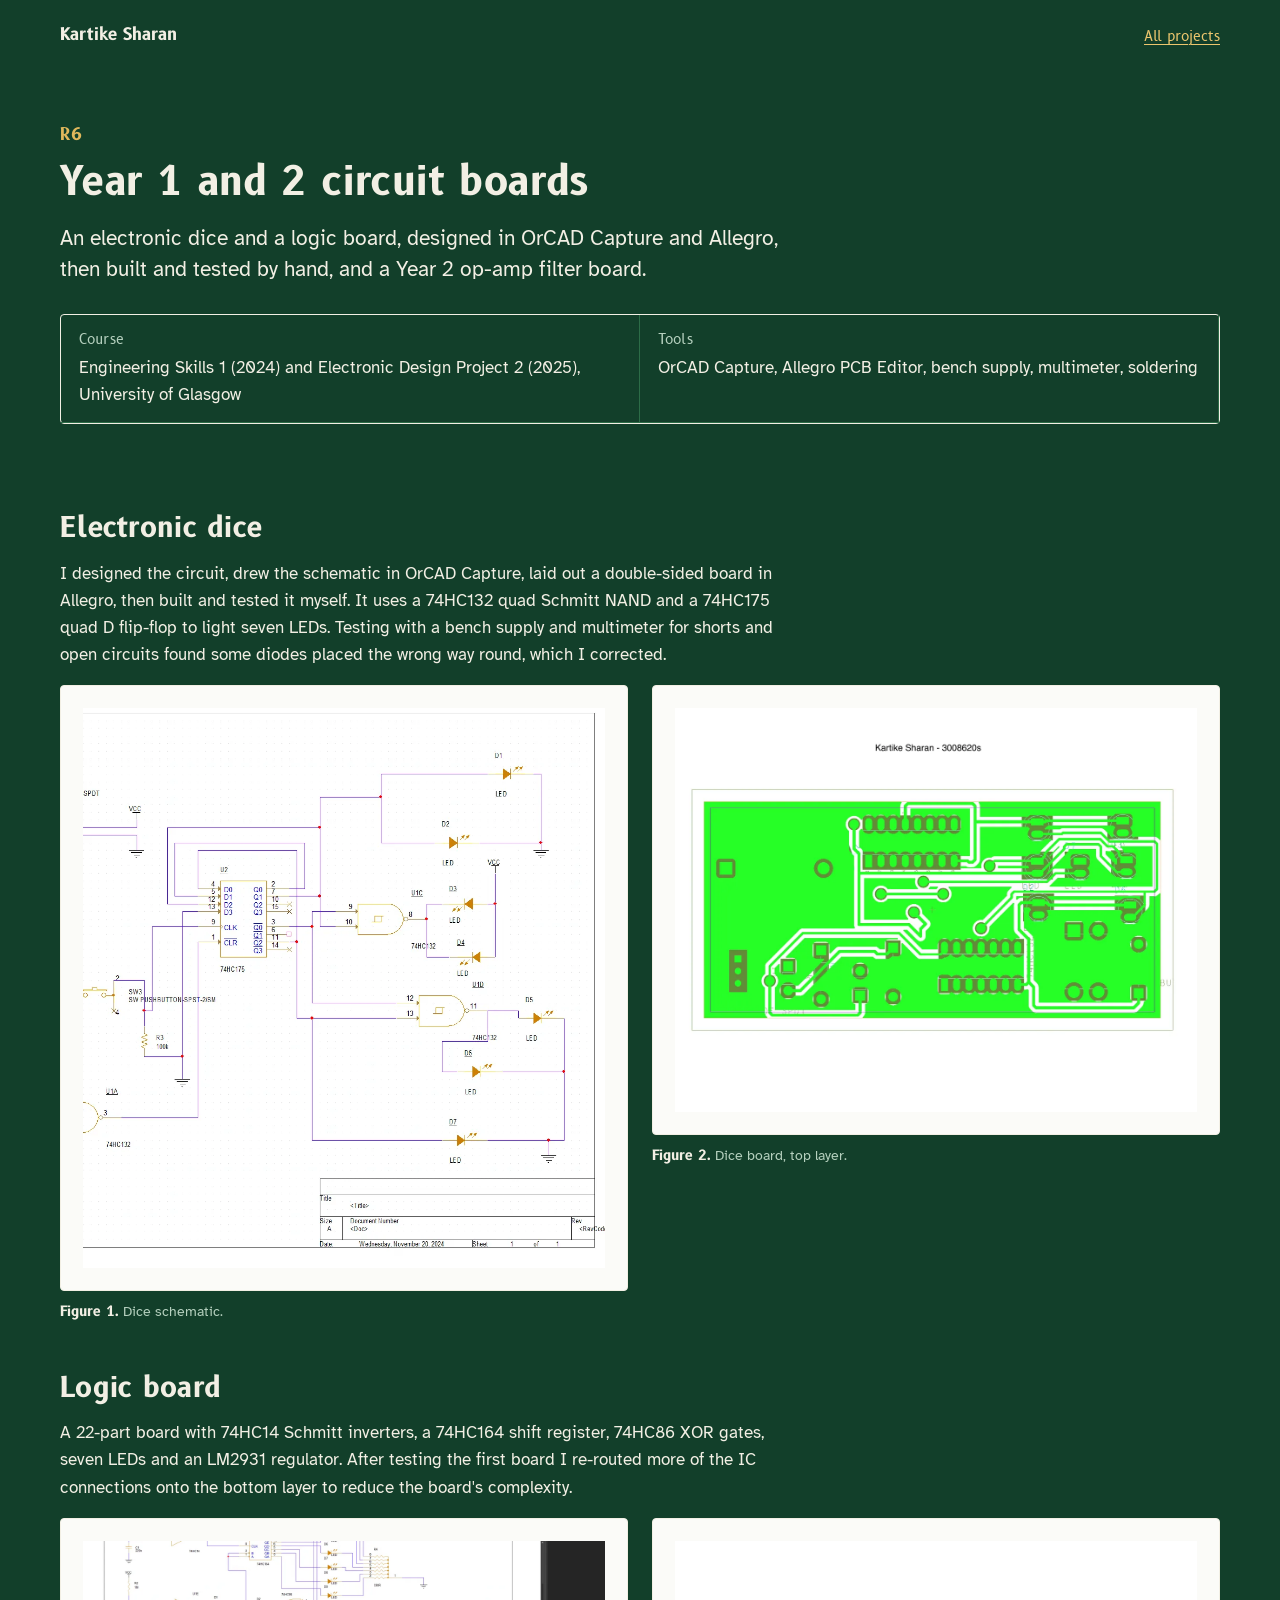
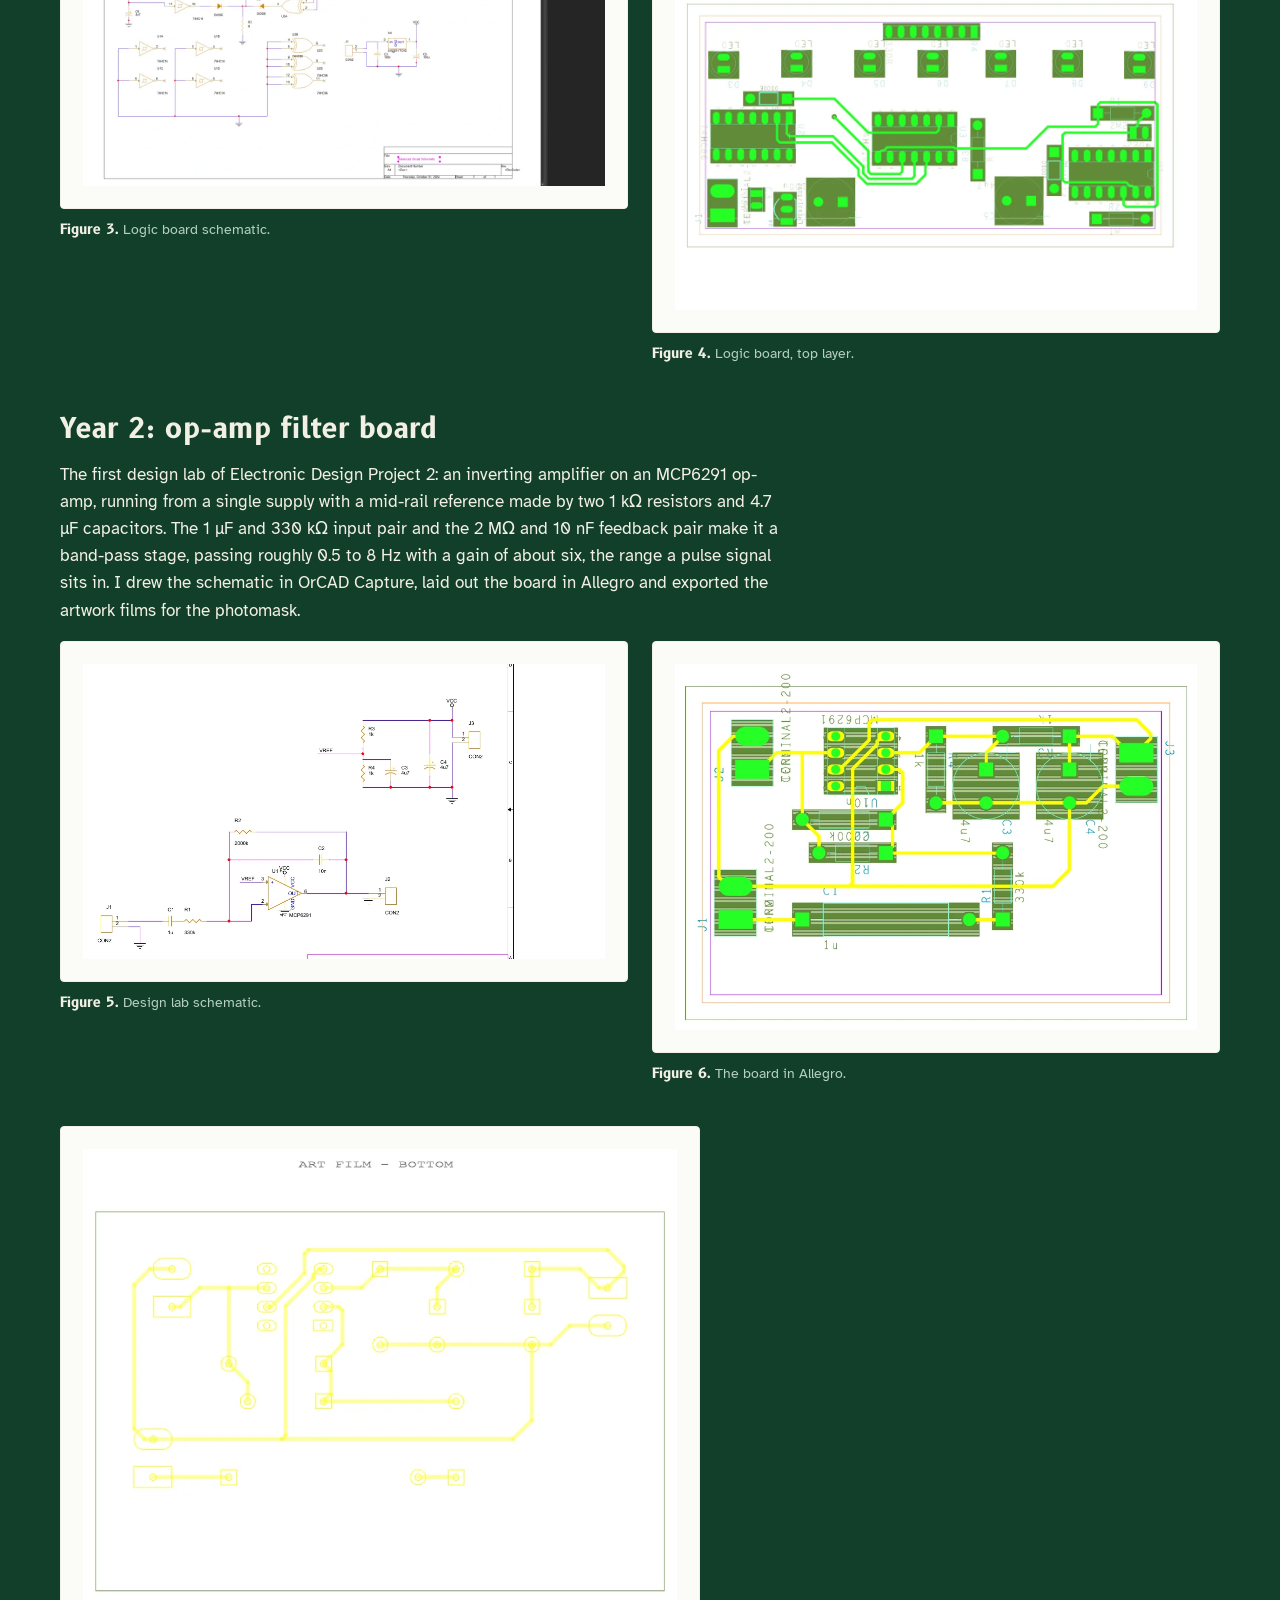
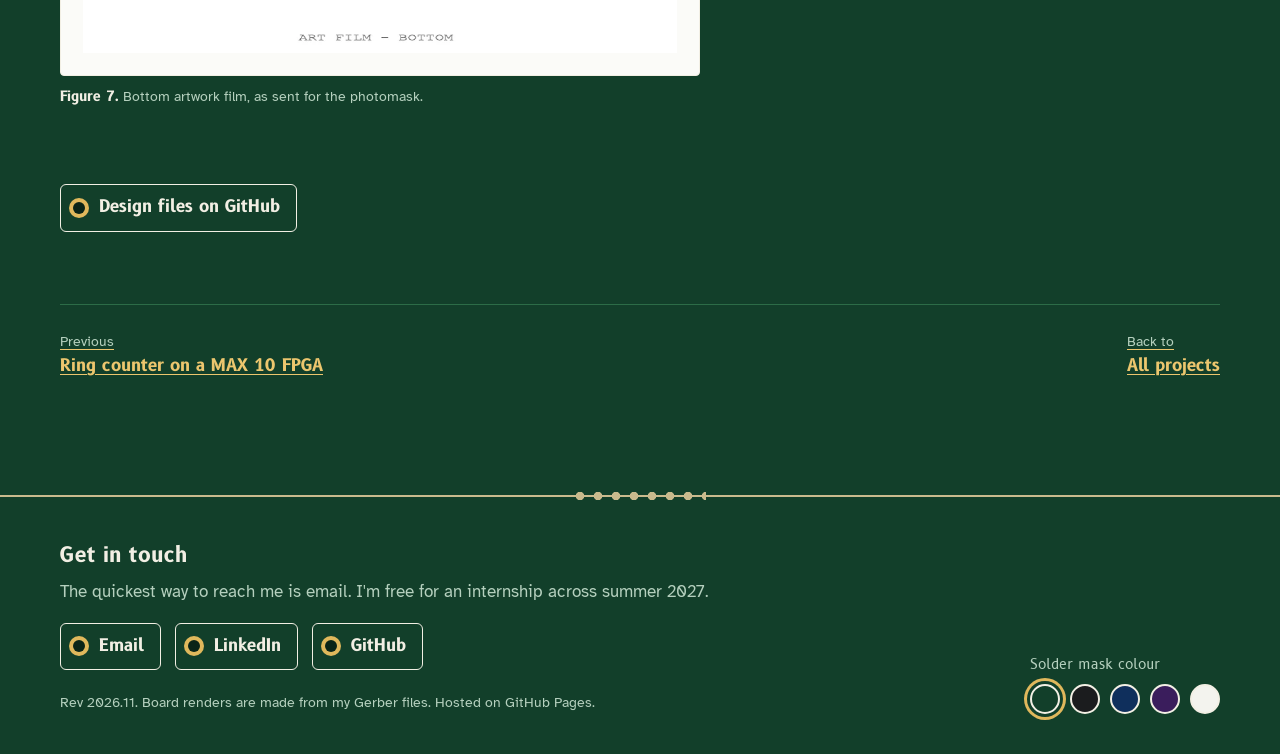
<file: projects/year1-pcbs.html>
<!doctype html>
<html lang="en-GB">
<head>
<meta charset="utf-8">
<meta name="viewport" content="width=device-width, initial-scale=1">
<title>Year 1 and 2 circuit boards: Kartike Sharan</title>
<meta name="description" content="An electronic dice and a logic board, designed in OrCAD Capture and Allegro, then built and tested by hand, and a Year 2 op-amp filter board.">
<meta name="author" content="Kartike Sharan">
<meta name="theme-color" content="#123f2a">
<link rel="canonical" href="https://kartikesharan.github.io/projects/year1-pcbs.html">
<meta property="og:type" content="website">
<meta property="og:title" content="Year 1 and 2 circuit boards: Kartike Sharan">
<meta property="og:description" content="An electronic dice and a logic board, designed in OrCAD Capture and Allegro, then built and tested by hand, and a Year 2 op-amp filter board.">
<meta property="og:url" content="https://kartikesharan.github.io/projects/year1-pcbs.html">
<meta property="og:image" content="https://kartikesharan.github.io/assets/img/og.png">
<meta name="twitter:card" content="summary_large_image">
<link rel="icon" href="../favicon.svg" type="image/svg+xml">
<link rel="preload" href="../assets/fonts/b612-latin-700-normal.woff2" as="font" type="font/woff2" crossorigin>
<link rel="preload" href="../assets/fonts/atkinson-hyperlegible-latin-400-normal.woff2" as="font" type="font/woff2" crossorigin>
<link rel="stylesheet" href="../assets/css/site.css">
<script>try{var m=localStorage.getItem('mask');if(m&&m!=='green')document.documentElement.setAttribute('data-mask',m);}catch(e){}</script>
</head>
<body>
<a class="skip" href="#main">Skip to content</a>
<header class="topbar">
  <div class="wrap">
    <a class="home" href="../index.html">Kartike Sharan</a>
    <nav aria-label="Site"><a href="../index.html#projects">All projects</a></nav>
  </div>
</header>
<main id="main" class="wrap">
<div class="doc-head">
  <span class="ref">R6</span>
  <h1>Year 1 and 2 circuit boards</h1>
  <p class="summary">An electronic dice and a logic board, designed in OrCAD Capture and Allegro, then built and tested by hand, and a Year 2 op-amp filter board.</p>
  <dl class="facts">
  <div><dt>Course</dt><dd>Engineering Skills 1 (2024) and Electronic Design Project 2 (2025), University of Glasgow</dd></div>
  <div><dt>Tools</dt><dd>OrCAD Capture, Allegro PCB Editor, bench supply, multimeter, soldering</dd></div>
  </dl>
</div>
<article class="doc">

<section>
<h2>Electronic dice</h2>
<div class="prose">
<p>I designed the circuit, drew the schematic in OrCAD Capture, laid out a double-sided board in Allegro, then built and tested it myself. It uses a 74HC132 quad Schmitt NAND and a 74HC175 quad D flip-flop to light seven LEDs. Testing with a bench supply and multimeter for shorts and open circuits found some diodes placed the wrong way round, which I corrected.</p>
</div>
<div class="fig-pair">
<figure class="fig ">
  <div class="frame paper"><img src="../assets/img/dice-schematic.webp" alt="Schematic of the electronic dice" loading="lazy"></div>
  <figcaption><b>Figure 1.</b> Dice schematic.</figcaption>
</figure>
<figure class="fig ">
  <div class="frame paper"><img src="../assets/img/dice-top-pcb.webp" alt="Top copper layout of the electronic dice board" loading="lazy"></div>
  <figcaption><b>Figure 2.</b> Dice board, top layer.</figcaption>
</figure>
</div>
</section>

<section>
<h2>Logic board</h2>
<div class="prose">
<p>A 22-part board with 74HC14 Schmitt inverters, a 74HC164 shift register, 74HC86 XOR gates, seven LEDs and an LM2931 regulator. After testing the first board I re-routed more of the IC connections onto the bottom layer to reduce the board's complexity.</p>
</div>
<div class="fig-pair">
<figure class="fig ">
  <div class="frame paper"><img src="../assets/img/logic-board-schematic.webp" alt="Schematic of the logic board" loading="lazy"></div>
  <figcaption><b>Figure 3.</b> Logic board schematic.</figcaption>
</figure>
<figure class="fig ">
  <div class="frame paper"><img src="../assets/img/logic-board-top-pcb.webp" alt="Top copper layout of the logic board" loading="lazy"></div>
  <figcaption><b>Figure 4.</b> Logic board, top layer.</figcaption>
</figure>
</div>
</section>

<section>
<h2>Year 2: op-amp filter board</h2>
<div class="prose">
<p>The first design lab of Electronic Design Project 2: an inverting amplifier on an MCP6291 op-amp, running from a single supply with a mid-rail reference made by two 1 kΩ resistors and 4.7 µF capacitors. The 1 µF and 330 kΩ input pair and the 2 MΩ and 10 nF feedback pair make it a band-pass stage, passing roughly 0.5 to 8 Hz with a gain of about six, the range a pulse signal sits in. I drew the schematic in OrCAD Capture, laid out the board in Allegro and exported the artwork films for the photomask.</p>
</div>
<div class="fig-pair">
<figure class="fig ">
  <div class="frame paper"><img src="../assets/img/dp2-schematic.webp" alt="Schematic of the MCP6291 band-pass amplifier" loading="lazy"></div>
  <figcaption><b>Figure 5.</b> Design lab schematic.</figcaption>
</figure>
<figure class="fig ">
  <div class="frame paper"><img src="../assets/img/dp2-pcb.webp" alt="Allegro layout of the amplifier board" loading="lazy"></div>
  <figcaption><b>Figure 6.</b> The board in Allegro.</figcaption>
</figure>
</div>
<figure class="fig narrow">
  <div class="frame paper"><img src="../assets/img/dp2-art-bottom.webp" alt="Bottom-layer artwork film of the amplifier board" loading="lazy"></div>
  <figcaption><b>Figure 7.</b> Bottom artwork film, as sent for the photomask.</figcaption>
</figure>
</section>

<div class="links">
  <a class="pad-link" href="https://github.com/KartikeSharan/engineering-projects/tree/main/year1-pcb-design">Design files on GitHub</a>
</div>
</article>
<nav class="pager" aria-label="More projects"><a href="ring-counter.html" rel="prev"><span>Previous</span>Ring counter on a MAX 10 FPGA</a><a href="../index.html#projects"><span>Back to</span>All projects</a></nav>
</main>
<footer class="foot">
  <div class="wrap">
    <div>
      <h2>Get in touch</h2>
      <p class="muted">The quickest way to reach me is email. I'm free for an internship across summer 2027.</p>
      <div class="connector">
  
  <a class="pad-link" href="mailto:&#75;&#97;&#114;&#116;&#105;&#107;&#101;&#83;&#104;&#97;&#114;&#97;&#110;&#48;&#55;&#64;&#103;&#109;&#97;&#105;&#108;&#46;&#99;&#111;&#109;">Email</a>
  <a class="pad-link" href="https://www.linkedin.com/in/kartike-sharan/" rel="me">LinkedIn</a>
  <a class="pad-link" href="https://github.com/KartikeSharan" rel="me">GitHub</a>
</div>
      <small>Rev 2026.11. Board renders are made from my Gerber files. Hosted on GitHub Pages.</small>
    </div>
    <fieldset class="mask-picker">
      <legend>Solder mask colour</legend>
      <div class="swatches">
      <button type="button" data-mask="green" style="--sw:#123f2a" aria-pressed="true"><span class="label">Green</span></button>
      <button type="button" data-mask="black" style="--sw:#1b1c1e" aria-pressed="false"><span class="label">Matte black</span></button>
      <button type="button" data-mask="blue" style="--sw:#0f2f5c" aria-pressed="false"><span class="label">Blue</span></button>
      <button type="button" data-mask="purple" style="--sw:#3a1d5c" aria-pressed="false"><span class="label">Purple</span></button>
      <button type="button" data-mask="white" style="--sw:#f3f3ee" aria-pressed="false"><span class="label">White</span></button>
      </div>
    </fieldset>
  </div>
</footer>
<script src="../assets/js/site.js" defer></script>
</body>
</html>
</file>
<file: assets/css/site.css>
/* Kartike Sharan: portfolio
   The page is styled as a printed circuit board: solder mask for the
   background, copper pour under the mask for panels, gold pads and
   white silkscreen. The solder mask colour can be changed in the footer. */

@font-face { font-family: "B612"; src: url("../fonts/b612-latin-400-normal.woff2") format("woff2"); font-weight: 400; font-display: swap; }
@font-face { font-family: "B612"; src: url("../fonts/b612-latin-700-normal.woff2") format("woff2"); font-weight: 700; font-display: swap; }
@font-face { font-family: "B612 Mono"; src: url("../fonts/b612-mono-latin-400-normal.woff2") format("woff2"); font-weight: 400; font-display: swap; }
@font-face { font-family: "B612 Mono"; src: url("../fonts/b612-mono-latin-700-normal.woff2") format("woff2"); font-weight: 700; font-display: swap; }
@font-face { font-family: "Atkinson Hyperlegible"; src: url("../fonts/atkinson-hyperlegible-latin-400-normal.woff2") format("woff2"); font-weight: 400; font-display: swap; }
@font-face { font-family: "Atkinson Hyperlegible"; src: url("../fonts/atkinson-hyperlegible-latin-700-normal.woff2") format("woff2"); font-weight: 700; font-display: swap; }
@font-face { font-family: "Atkinson Hyperlegible"; src: url("../fonts/atkinson-hyperlegible-latin-400-italic.woff2") format("woff2"); font-weight: 400; font-style: italic; font-display: swap; }

/* ---------- Tokens: green solder mask (default) ---------- */
:root {
  --mask: #123f2a;      /* solder mask over bare laminate */
  --pour: #1a5034;      /* solder mask over a copper pour: slightly lighter */
  --trace: #2c6c47;     /* copper traces seen through the mask */
  --trace-hi: #a6dcb6;  /* second data series, highlighted traces */
  --pad: #e0b85c;       /* exposed ENIG pads */
  --link: #ecc66e;      /* link text */
  --silk: #f2efe4;      /* silkscreen ink: headings and body text */
  --muted: #b5d0be;     /* secondary text */
  --edge: #c9ba8d;      /* FR4 board edge */
  --hole: #0a2417;      /* drilled holes */
  --grid: rgba(242, 239, 228, 0.14);
  --led: #ff5b4b;
  --accent-text: var(--pad);  /* gold used for text; darker on a white mask */

  --font-silk: "B612", "Segoe UI", system-ui, sans-serif;
  --font-mono: "B612 Mono", ui-monospace, "SFMono-Regular", Menlo, monospace;
  --font-body: "Atkinson Hyperlegible", "Segoe UI", system-ui, sans-serif;

  --step--1: 0.875rem;
  --step-0: 1.0625rem;
  --step-1: 1.3125rem;
  --step-2: 1.75rem;
  --step-3: 2.5rem;
  --measure: 66ch;
  --page: 1160px;
  --gutter: clamp(16px, 4vw, 40px);
  color-scheme: dark;
}

/* Other solder mask colours a fab would offer */
:root[data-mask="black"] {
  --mask: #1b1c1e; --pour: #26282b; --trace: #3a3d42; --trace-hi: #cfd2d8;
  --pad: #e2bb60; --link: #ecc870; --silk: #f2f2ee; --muted: #babec5;
  --hole: #0b0b0c; --grid: rgba(242, 242, 238, 0.13);
}
:root[data-mask="blue"] {
  --mask: #0f2f5c; --pour: #163c70; --trace: #25518b; --trace-hi: #bcd1f1;
  --pad: #e4bd62; --link: #f0ca71; --silk: #f4f4ef; --muted: #bfcde7;
  --hole: #081a33; --grid: rgba(244, 244, 239, 0.14);
}
:root[data-mask="purple"] {
  --mask: #3a1d5c; --pour: #47276d; --trace: #5c3986; --trace-hi: #ddcbf3;
  --pad: #e6c065; --link: #f2cd74; --silk: #f7f3fb; --muted: #d6c8ea;
  --hole: #200e35; --grid: rgba(247, 243, 251, 0.14);
}
:root[data-mask="white"] {
  --mask: #f3f3ee; --pour: #e6e6de; --trace: #d2d2c8; --trace-hi: #55554d;
  --pad: #c9a24a; --link: #7a580c; --silk: #1a1a1a; --muted: #4b4b46;
  --edge: #bfae7c; --hole: #2b2b2b; --grid: rgba(26, 26, 26, 0.12);
  --accent-text: #7a580c;
  color-scheme: light;
}

/* ---------- Base ---------- */
*, *::before, *::after { box-sizing: border-box; }
html { -webkit-text-size-adjust: 100%; text-size-adjust: 100%; }
body {
  margin: 0;
  background: var(--mask);
  color: var(--silk);
  font-family: var(--font-body);
  font-size: var(--step-0);
  line-height: 1.6;
  transition: background-color 0.25s ease, color 0.25s ease;
}
img, svg { max-width: 100%; }
img { height: auto; display: block; }
a { color: var(--link); text-underline-offset: 0.18em; text-decoration-thickness: 1px; }
a:hover { text-decoration-thickness: 2px; }
:focus-visible { outline: 3px solid var(--pad); outline-offset: 3px; border-radius: 2px; }
::selection { background: var(--pad); color: var(--hole); }

h1, h2, h3 { font-family: var(--font-silk); font-weight: 700; line-height: 1.2; margin: 0; letter-spacing: 0.01em; }
h2 { font-size: var(--step-2); }
h3 { font-size: var(--step-1); }
p { margin: 0 0 1em; }
ul { margin: 0 0 1em; padding-left: 1.2em; }
li { margin-bottom: 0.4em; }
li::marker { color: var(--accent-text); }
strong { font-weight: 700; }

.skip {
  position: absolute; left: 8px; top: -60px; z-index: 10;
  background: var(--pad); color: var(--hole); padding: 8px 14px; font-weight: 700;
}
.skip:focus { top: 8px; }

.wrap { width: min(var(--page), 100% - 2 * var(--gutter)); margin-inline: auto; }
.prose { max-width: var(--measure); }
.muted { color: var(--muted); }
.ref { font-family: var(--font-mono); font-weight: 700; color: var(--silk); }

/* ---------- The board (home page) ---------- */
.board {
  position: relative;
  margin: clamp(16px, 3vw, 36px) auto 0;
  width: min(var(--page) + 80px, 100% - 16px);
  padding: clamp(28px, 5vw, 64px) clamp(20px, 4vw, 56px) clamp(36px, 5vw, 64px);
  border: 2px solid var(--edge);
  border-radius: 22px;
}
/* mounting holes in the four corners */
.hole {
  position: absolute; width: 26px; height: 26px; border-radius: 50%;
  background: var(--hole);
  box-shadow: 0 0 0 5px var(--pad);
}
.hole.tl { top: 18px; left: 18px; }
.hole.tr { top: 18px; right: 18px; }
.hole.bl { bottom: 18px; left: 18px; }
.hole.br { bottom: 18px; right: 18px; }

/* fiducial marks for pick-and-place cameras */
.fid {
  position: absolute; width: 10px; height: 10px; border-radius: 50%;
  background: var(--pad); box-shadow: 0 0 0 7px var(--mask), 0 0 0 8px var(--trace);
}
.fid.a { top: 46%; right: 20px; }
.fid.b { bottom: 20px; left: 50%; }

.titleblock { position: relative; z-index: 2; display: grid; gap: 22px; grid-template-columns: 1fr auto; align-items: start; }
.titleblock h1 {
  font-size: clamp(2.6rem, 7.2vw, 5.4rem);
  line-height: 1;
  letter-spacing: -0.01em;
  margin: 10px 0 18px;
}
.intro { font-size: clamp(1.0625rem, 1.6vw, 1.25rem); max-width: 40em; margin: 0 0 10px; }
.intro + .intro { color: var(--muted); }

.status { display: grid; justify-items: end; gap: 12px; text-align: right; font-family: var(--font-silk); color: var(--silk); font-size: var(--step--1); }
.led { display: inline-flex; align-items: center; gap: 10px; }
.led i {
  width: 14px; height: 9px; border-radius: 2px; display: inline-block;
  background: color-mix(in srgb, var(--led) 30%, var(--mask));
  box-shadow: 0 0 0 2px var(--trace);
  transition: background-color 0.3s ease, box-shadow 0.3s ease;
}
.led.on i { background: var(--led); box-shadow: 0 0 0 2px var(--trace), 0 0 14px 3px color-mix(in srgb, var(--led) 70%, transparent); }

/* J1: the contact connector, one pad per link */
.connector { position: relative; z-index: 2; display: flex; flex-wrap: wrap; align-items: center; gap: 14px; margin-top: 26px; }
.connector .ref { margin-right: 4px; }
.pad-link {
  display: inline-flex; align-items: center; gap: 10px;
  padding: 9px 16px 9px 12px;
  border: 1.5px solid var(--silk);
  border-radius: 6px;
  color: var(--silk); text-decoration: none; font-family: var(--font-silk); font-weight: 700;
  background: var(--mask);
}
.pad-link::before {
  content: ""; width: 12px; height: 12px; border-radius: 50%;
  background: var(--hole); box-shadow: 0 0 0 4px var(--pad);
  margin-right: 4px;
}
.pad-link:hover { border-color: var(--accent-text); color: var(--accent-text); }

/* Traces: drawn by site.js between the title block and each component */
.traces { position: absolute; inset: 0; width: 100%; height: 100%; z-index: 1; pointer-events: none; overflow: visible; }
.traces path { fill: none; stroke: var(--trace); stroke-width: 4; stroke-linecap: round; stroke-linejoin: round; transition: stroke 0.2s ease; }
.traces circle.via { fill: var(--hole); stroke: var(--pad); stroke-width: 3; }
.traces path.hot { stroke: var(--pad); }
.traces.drawing path { stroke-dasharray: var(--len); stroke-dashoffset: var(--len); animation: draw 0.9s ease-out forwards; animation-delay: var(--delay, 0s); }
.traces.drawing circle.via { opacity: 0; animation: appear 0.2s ease-out forwards; animation-delay: var(--delay, 0s); }
@keyframes draw { to { stroke-dashoffset: 0; } }
@keyframes appear { to { opacity: 1; } }

/* Components: the featured projects, drawn as footprints */
.parts { position: relative; z-index: 2; display: grid; gap: clamp(40px, 5vw, 64px) clamp(28px, 4vw, 56px); grid-template-columns: repeat(6, 1fr); margin-top: clamp(56px, 7vw, 90px); }
.part { grid-column: span 2; }
.part.big { grid-column: span 3; }

.fp {
  position: relative; display: block; height: 100%;
  padding: 0 0 18px;
  color: var(--silk); text-decoration: none;
  border: 1.5px solid var(--silk);
  border-radius: 4px;
  background: var(--pour);
}
/* pads along both sides of the outline */
.fp::before, .fp::after {
  content: ""; position: absolute; top: 22px; bottom: 22px; width: 10px;
  background: repeating-linear-gradient(to bottom, var(--pad) 0 7px, transparent 7px 17px);
}
.fp::before { left: -16px; }
.fp::after { right: -16px; }
.fp .desig {
  position: absolute; top: -1.6em; left: 0;
  font-family: var(--font-mono); font-weight: 700; font-size: var(--step--1); color: var(--silk);
}
.fp .pin1 { position: absolute; z-index: 1; top: 10px; left: 10px; width: 8px; height: 8px; border-radius: 50%; background: var(--silk); box-shadow: 0 0 0 2px var(--mask); }
.fp figure { position: relative; margin: 0; aspect-ratio: 16 / 10; display: grid; place-items: center; overflow: hidden; border-bottom: 1.5px solid var(--silk); background: var(--mask); }
.fp figure > img { position: absolute; inset: 0; width: 100%; height: 100%; object-fit: cover; }
.fp figure > svg { width: 100%; height: 100%; padding: 14px; }
.fp .body { padding: 16px 20px 0; }
.fp h3 { margin-bottom: 8px; }
.fp p { margin: 0 0 10px; }
.fp .tools { font-size: var(--step--1); color: var(--muted); margin: 0; }
.fp .state { display: inline-block; margin-top: 10px; font-size: var(--step--1); font-family: var(--font-silk); color: var(--accent-text); }
.fp:hover, .fp:focus-visible { border-color: var(--accent-text); }
.fp:hover h3, .fp:focus-visible h3 { color: var(--accent-text); }

/* ---------- Sections below the board ---------- */
.section { padding-block: clamp(56px, 8vw, 104px) 0; }
.section > .wrap > h2 { margin-bottom: 10px; }
.section .lede { color: var(--muted); max-width: var(--measure); margin-bottom: 34px; }

/* More projects: listed like passives in a BOM, one row each */
.rows { list-style: none; margin: 0; padding: 0; border-top: 1.5px solid var(--trace); }
.rows li { margin: 0; border-bottom: 1.5px solid var(--trace); }
.row { display: grid; grid-template-columns: 4.5rem minmax(0, 15rem) minmax(0, 1fr) auto; gap: 8px 24px; align-items: baseline; padding: 18px 4px; }
.row .ref { color: var(--muted); }
.row h3 { font-size: var(--step-0); }
.row h3 a { color: var(--silk); text-decoration: none; }
.row h3 a:hover { color: var(--accent-text); text-decoration: underline; }
.row p { margin: 0; }
.row .go { white-space: nowrap; font-size: var(--step--1); }

/* Experience: a single trace with a via at each role, newest first */
.timeline { list-style: none; margin: 0; padding: 0 0 0 34px; position: relative; max-width: 54rem; }
.timeline::before { content: ""; position: absolute; left: 9px; top: 8px; bottom: 8px; width: 4px; background: var(--trace); border-radius: 2px; }
.timeline > li { position: relative; margin: 0 0 40px; }
.timeline > li::before {
  content: ""; position: absolute; left: -33px; top: 6px; width: 16px; height: 16px; border-radius: 50%;
  background: var(--hole); box-shadow: 0 0 0 4px var(--pad);
}
.role-head { display: flex; flex-wrap: wrap; justify-content: space-between; gap: 2px 18px; align-items: baseline; }
.role-head .when { font-family: var(--font-silk); font-size: var(--step--1); color: var(--muted); }
.timeline .org { margin: 2px 0 10px; color: var(--muted); }
.timeline ul { margin-top: 8px; }

/* Skills, laid out as a bill of materials */
.bom { width: 100%; border-collapse: collapse; font-size: var(--step-0); }
.bom caption { text-align: left; color: var(--muted); padding-bottom: 14px; }
.bom th, .bom td { text-align: left; vertical-align: top; padding: 12px 16px 12px 0; border-bottom: 1.5px solid var(--trace); }
.bom thead th { font-family: var(--font-silk); font-size: var(--step--1); color: var(--muted); font-weight: 400; border-bottom-color: var(--silk); }
.bom td:first-child { font-family: var(--font-mono); color: var(--muted); width: 3.5rem; }
.bom td:nth-child(2) { font-weight: 700; width: 34%; }

.edu { display: grid; grid-template-columns: repeat(auto-fit, minmax(300px, 1fr)); gap: 32px 48px; max-width: 64rem; }
.edu h3 { margin-bottom: 4px; }
.edu p { margin: 0 0 6px; }

/* Module grades: two small tables, Year 1 and Year 2, side by side when there's room */
.grades { margin-top: 56px; max-width: 64rem; }
.grades h3 { margin-bottom: 6px; }
.grades > p { margin: 0 0 8px; max-width: 46rem; }
.grade-years { display: grid; grid-template-columns: repeat(auto-fit, minmax(min(300px, 100%), 1fr)); gap: 28px 48px; margin: 22px 0 18px; align-items: start; }
.grade-table { width: 100%; border-collapse: collapse; font-size: var(--step-0); }
.grade-table caption { text-align: left; font-family: var(--font-silk); font-size: var(--step--1); color: var(--muted); padding-bottom: 8px; }
.grade-table th, .grade-table td { text-align: left; vertical-align: baseline; padding: 8px 12px 8px 0; border-bottom: 1.5px solid var(--trace); }
.grade-table thead th { font-family: var(--font-silk); font-size: var(--step--1); color: var(--muted); font-weight: 400; border-bottom-color: var(--silk); }
.grade-table .cr { font-family: var(--font-mono); color: var(--muted); width: 4.5rem; }
.grade-table .gr { font-family: var(--font-mono); font-weight: 700; width: 3rem; padding-right: 0; }
.grade-label { font-weight: 700; }

/* ---------- Footer: the board's bottom edge, with break-away tabs ---------- */
.foot { margin-top: clamp(72px, 9vw, 120px); padding: 46px 0 40px; position: relative; border-top: 2px solid var(--edge); }
.foot::before {
  content: ""; position: absolute; top: -7px; left: 50%; transform: translateX(-50%);
  width: 132px; height: 12px;
  background: radial-gradient(circle at 6px 6px, var(--edge) 0 4px, transparent 4.5px) 0 0 / 18px 12px repeat-x;
}
.foot .wrap { display: grid; gap: 28px; grid-template-columns: 1fr auto; align-items: end; }
.foot h2 { font-size: var(--step-1); margin-bottom: 10px; }
.foot .connector { margin-top: 6px; }
.foot small { display: block; margin-top: 22px; color: var(--muted); font-size: var(--step--1); }

.mask-picker { border: 0; margin: 0; padding: 0; }
.mask-picker legend { font-family: var(--font-silk); font-size: var(--step--1); color: var(--muted); margin-bottom: 8px; padding: 0; }
.mask-picker .swatches { display: flex; gap: 10px; }
.mask-picker button {
  width: 30px; height: 30px; border-radius: 50%; cursor: pointer; padding: 0;
  border: 2px solid var(--silk); background: var(--sw);
}
.mask-picker button[aria-pressed="true"] { box-shadow: 0 0 0 3px var(--mask), 0 0 0 6px var(--pad); }
.mask-picker .label { position: absolute; width: 1px; height: 1px; overflow: hidden; clip: rect(0 0 0 0); white-space: nowrap; }

/* ---------- Project pages ---------- */
.topbar { padding-top: 22px; }
.topbar .wrap { display: flex; justify-content: space-between; align-items: center; gap: 16px; flex-wrap: wrap; }
.topbar .home { font-family: var(--font-silk); font-weight: 700; color: var(--silk); text-decoration: none; font-size: var(--step-0); }
.topbar .home:hover { color: var(--accent-text); }
.topbar nav a { font-family: var(--font-silk); font-size: var(--step--1); }

.doc-head { padding-top: clamp(40px, 6vw, 72px); }
.doc-head .ref { display: inline-block; font-size: var(--step-0); color: var(--accent-text); margin-bottom: 10px; }
.doc-head h1 { font-size: clamp(2.1rem, 5vw, var(--step-3)); margin-bottom: 16px; }
.doc-head .summary { font-size: var(--step-1); line-height: 1.45; max-width: 36em; margin-bottom: 30px; }

/* Key facts, like a datasheet's ordering table */
.facts { display: grid; grid-template-columns: repeat(auto-fit, minmax(220px, 1fr)); gap: 0; border: 1.5px solid var(--silk); border-radius: 4px; margin: 0 0 40px; }
.facts div { padding: 14px 18px; border-right: 1.5px solid var(--trace); border-bottom: 1.5px solid var(--trace); }
.facts dt { font-family: var(--font-silk); font-size: var(--step--1); color: var(--muted); }
.facts dd { margin: 2px 0 0; }

.doc { display: grid; gap: 0 56px; grid-template-columns: minmax(0, 1fr); }
.doc section { margin-top: 48px; }
.doc h2 { font-size: var(--step-2); margin-bottom: 14px; }
.doc h3 { margin: 26px 0 10px; }

.fig { margin: 40px 0; }
.fig .frame { border: 1.5px solid var(--silk); border-radius: 4px; background: var(--pour); padding: clamp(10px, 2vw, 22px); }
.fig .frame.paper { background: #fbfbf8; }
.fig .frame img, .fig .frame svg { margin-inline: auto; }
.fig .frame.scroll { overflow-x: auto; }
.fig .frame.scroll svg { min-width: 760px; }
.fig figcaption { margin-top: 10px; color: var(--muted); font-size: var(--step--1); max-width: var(--measure); }
.fig figcaption b { color: var(--silk); font-family: var(--font-silk); font-weight: 700; }
.fig.narrow .frame { max-width: 640px; }
.fig.chart .frame { max-width: 820px; }
.fig-pair { display: grid; grid-template-columns: repeat(auto-fit, minmax(280px, 1fr)); gap: 24px; }
.fig-pair .fig { margin: 0; }

.note { border-left: 4px solid var(--pad); padding: 4px 0 4px 18px; margin: 28px 0; max-width: var(--measure); }
.note p:last-child { margin-bottom: 0; }

.table-wrap { overflow-x: auto; margin: 20px 0 28px; }
.data { border-collapse: collapse; min-width: 520px; }
.data th, .data td { text-align: left; padding: 10px 18px 10px 0; border-bottom: 1.5px solid var(--trace); vertical-align: top; }
.data thead th { font-family: var(--font-silk); font-size: var(--step--1); color: var(--muted); font-weight: 400; border-bottom-color: var(--silk); }
.data td.yes { color: var(--accent-text); font-weight: 700; }

.links { display: flex; flex-wrap: wrap; gap: 14px; margin: 36px 0 0; }

.pager { display: flex; justify-content: space-between; gap: 18px; flex-wrap: wrap; margin-top: 72px; padding-top: 26px; border-top: 1.5px solid var(--trace); }
.pager a { font-family: var(--font-silk); font-weight: 700; }
.pager span { display: block; font-family: var(--font-body); font-weight: 400; color: var(--muted); font-size: var(--step--1); }

/* Copper layer viewer (flight controller page) */
.layers { display: grid; grid-template-columns: minmax(0, 1fr) 15rem; gap: 24px; align-items: start; }
.stack { position: relative; aspect-ratio: 1200 / 1339; background: var(--mask); border: 2px solid var(--edge); border-radius: 6px; overflow: hidden; }
.stack .layer {
  position: absolute; inset: 0;
  -webkit-mask: var(--src) center / contain no-repeat; mask: var(--src) center / contain no-repeat;
  background: var(--pad); opacity: 0.07; transition: opacity 0.2s ease;
}
.stack .layer.silk { background: var(--silk); }
.stack .layer.on { opacity: 1; }
.stack .layer.dim { opacity: 0.18; }
.layer-btns { display: grid; gap: 8px; }
.layer-btns button {
  display: grid; grid-template-columns: 2.4rem 1fr; gap: 10px; align-items: baseline; text-align: left;
  padding: 10px 12px; border-radius: 4px; cursor: pointer;
  border: 1.5px solid var(--trace); background: var(--pour); color: var(--silk);
  font: inherit; font-size: var(--step--1);
}
.layer-btns button .ref { color: var(--muted); }
.layer-btns button[aria-pressed="true"] { border-color: var(--accent-text); }
.layer-btns button[aria-pressed="true"] .ref { color: var(--accent-text); }
.layer-btns p { margin: 6px 0 0; font-size: var(--step--1); color: var(--muted); }

/* Block and state diagrams drawn in SVG */
.bd-box { fill: var(--pour); stroke: var(--silk); stroke-width: 1.5; }
.bd-chip { fill: var(--mask); stroke: var(--pad); stroke-width: 2; }
.bd-line { fill: none; stroke: var(--pad); stroke-width: 2.5; }
.bd-line.thin { stroke-width: 1.5; }
.bd-text { fill: var(--silk); font-family: var(--font-silk); font-size: 14px; }
.bd-small { fill: var(--muted); font-family: var(--font-body); font-size: 12px; }
.bd-arrow { fill: var(--pad); }

/* Timing diagram */
.wave { font-family: var(--font-mono); }
.wave .wv-grid { stroke: var(--grid); stroke-width: 1; }
.wave .wv-clk { fill: none; stroke: var(--trace-hi); stroke-width: 1.2; }
.wave .wv-bus { fill: color-mix(in srgb, var(--pad) 12%, transparent); stroke: var(--pad); stroke-width: 1.2; }
.wave .wv-name { fill: var(--silk); font-size: 12px; font-weight: 700; }
.wave .wv-val { fill: var(--silk); font-size: 9.5px; }
.wave .wv-axis { fill: var(--muted); font-size: 10px; }

/* ---------- Motion preferences ---------- */
@media (prefers-reduced-motion: reduce) {
  *, *::before, *::after { transition: none !important; animation: none !important; }
  .traces.drawing path { stroke-dasharray: none; stroke-dashoffset: 0; }
  .traces.drawing circle.via { opacity: 1; }
}

/* ---------- Narrower screens ---------- */
@media (max-width: 960px) {
  .parts { grid-template-columns: repeat(2, 1fr); }
  .part, .part.big { grid-column: span 1; }
  .part.big:first-child { grid-column: span 2; }
  .layers { grid-template-columns: 1fr; }
  .layer-btns { grid-template-columns: repeat(auto-fill, minmax(150px, 1fr)); }
}
@media (max-width: 720px) {
  .titleblock { grid-template-columns: 1fr; gap: 6px; }
  .status { order: -1; justify-items: start; text-align: left; grid-auto-flow: column; justify-content: start; gap: 18px; margin-top: 18px; }
  .parts { grid-template-columns: 1fr; padding-left: 26px; }
  .part.big:first-child { grid-column: span 1; }
  .fp::before { left: -14px; }
  .fp::after { display: none; }
  .row { grid-template-columns: 3.4rem 1fr; }
  .row p, .row .go { grid-column: 2; }
  .foot .wrap { grid-template-columns: 1fr; }
  .hole { width: 18px; height: 18px; box-shadow: 0 0 0 4px var(--pad); }
  .hole.tl, .hole.tr { top: 12px; }
  .hole.bl, .hole.br { bottom: 12px; }
  .hole.tl, .hole.bl { left: 12px; }
  .hole.tr, .hole.br { right: 12px; }
  .fid { display: none; }
  .bom td:nth-child(2) { width: auto; }
}
@media (max-width: 480px) {
  .bom thead { display: none; }
  .bom tr { display: grid; grid-template-columns: 2.6rem 1fr; padding: 10px 0; border-bottom: 1.5px solid var(--trace); }
  .bom td { border: 0; padding: 2px 8px 2px 0; }
  .bom td:last-child { grid-column: 2; color: var(--muted); }
}
@media print {
  :root { --mask: #fff; --pour: #fff; --silk: #000; --muted: #333; --link: #000; --trace: #bbb; --pad: #000; }
  .traces, .hole, .fid, .mask-picker, .skip { display: none; }
}
</file>
